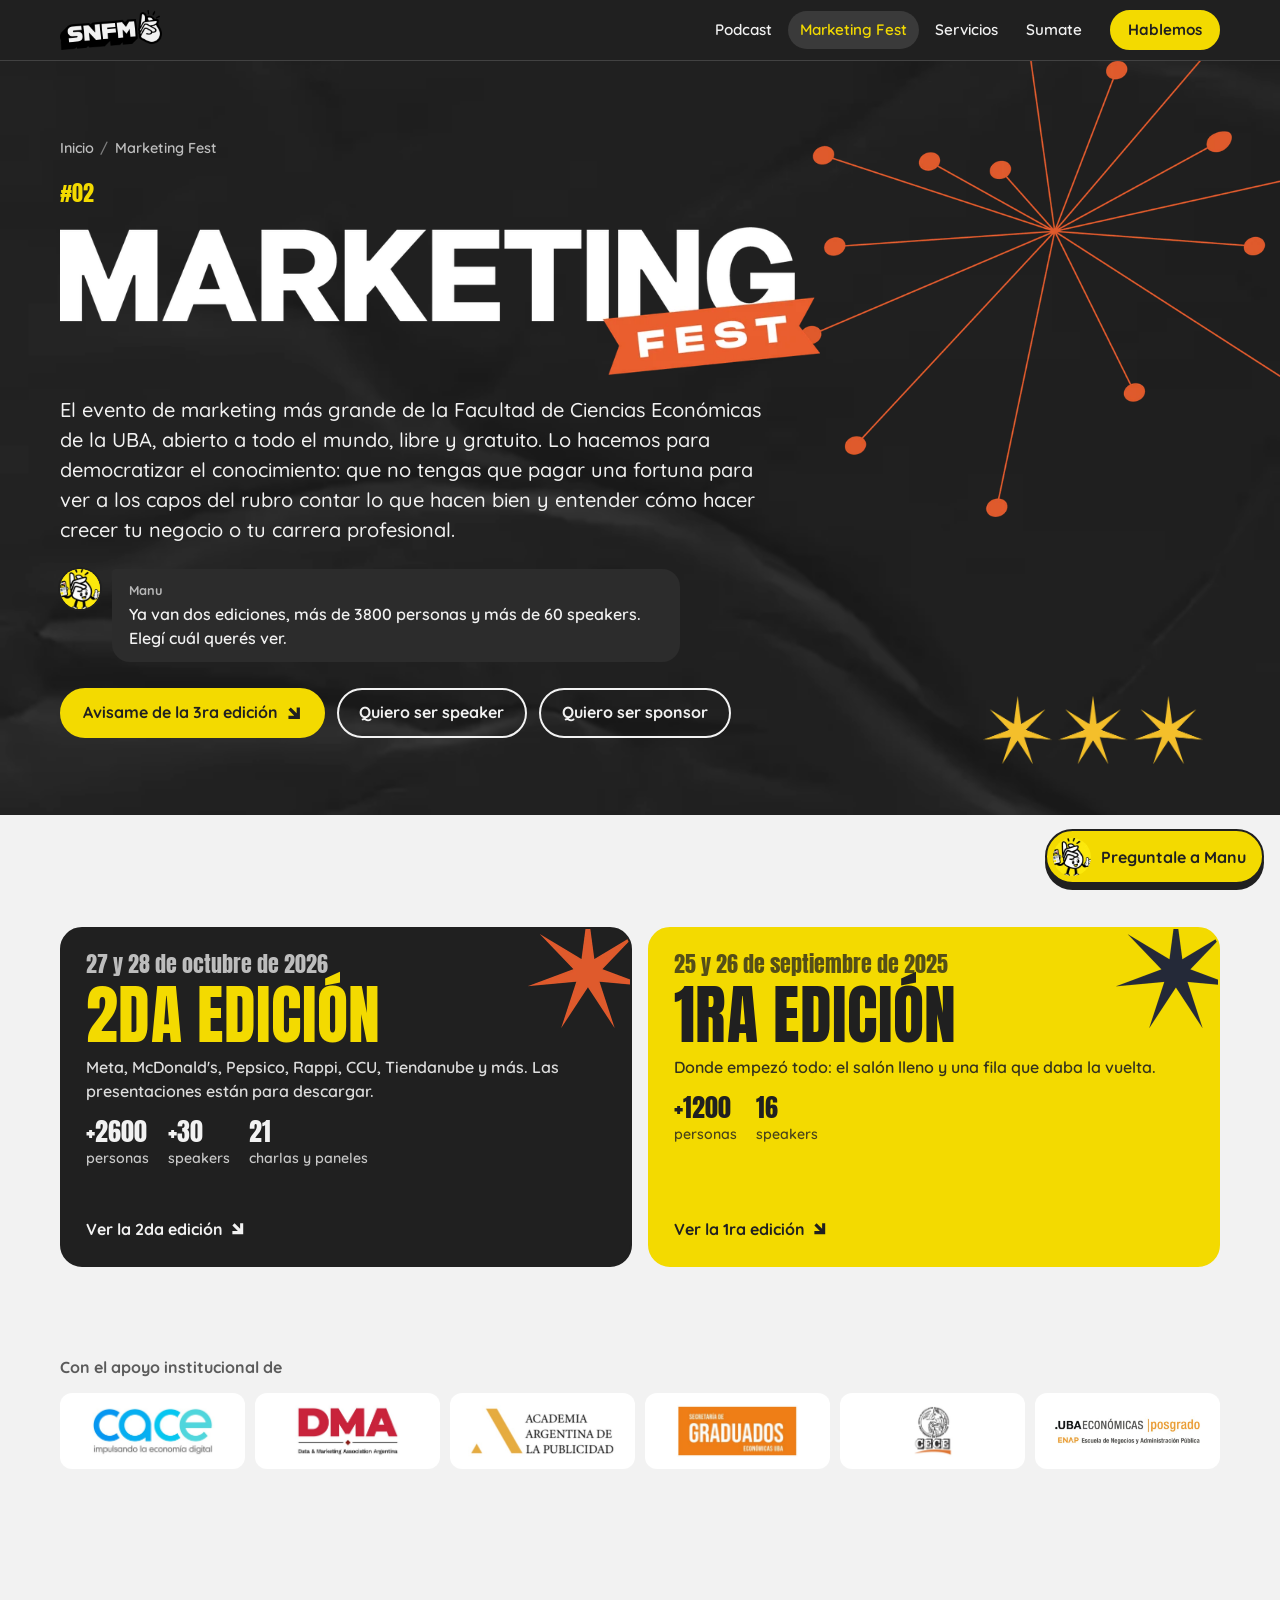
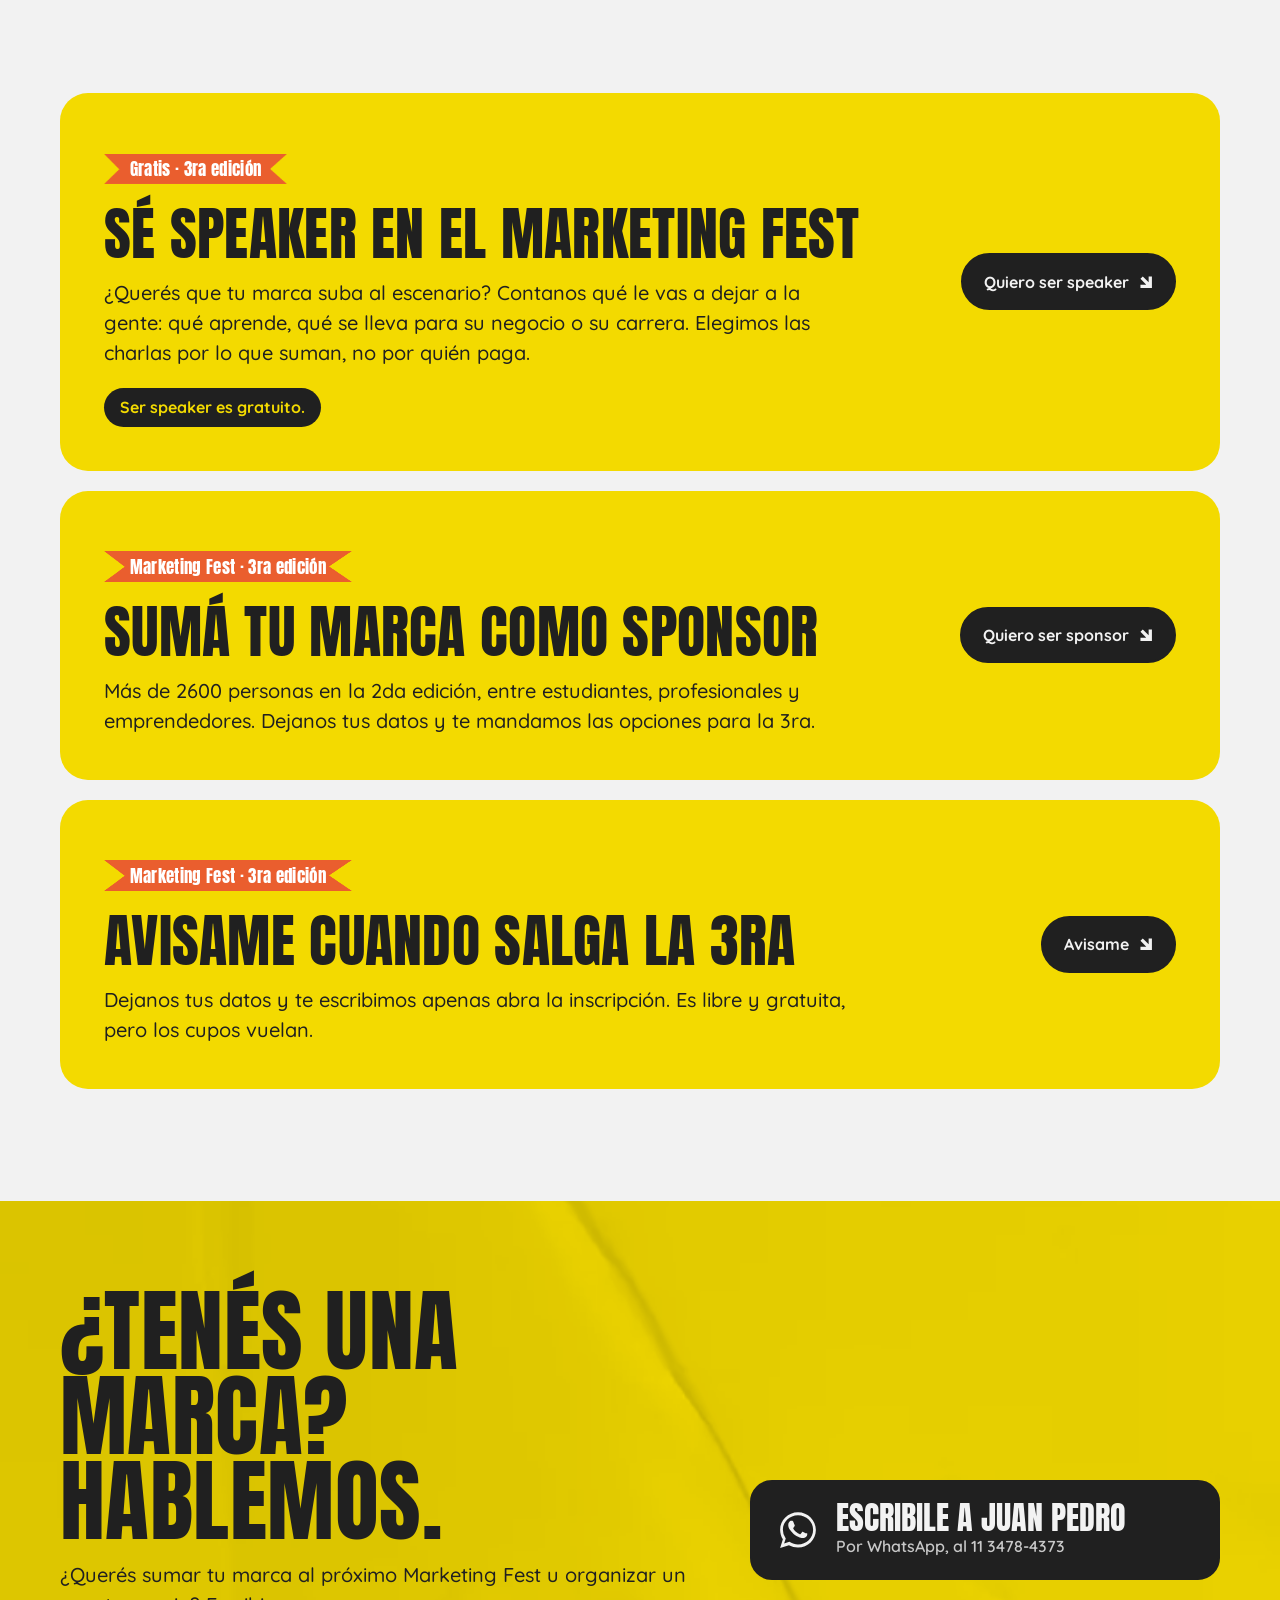
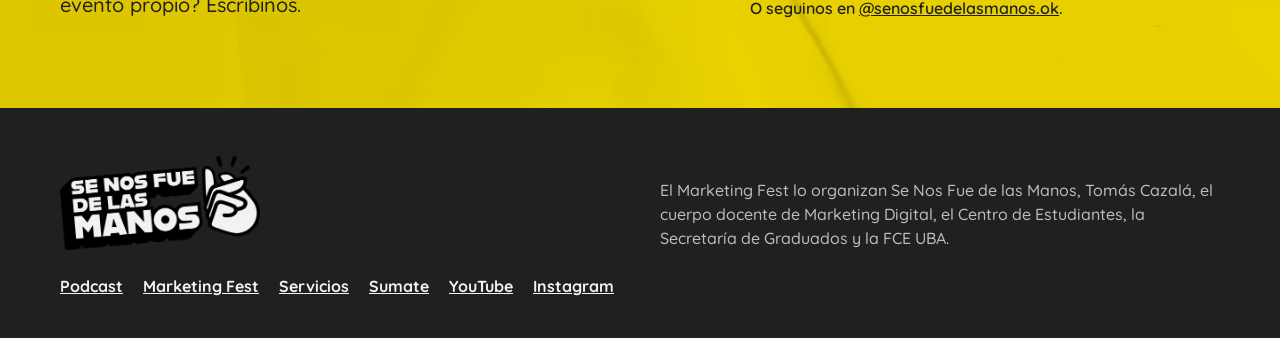
<file: marketing-fest/index.html>
<!DOCTYPE html>
<html lang="es-AR">
<head>
<!-- Google Tag Manager -->
<script>(function(w,d,s,l,i){w[l]=w[l]||[];w[l].push({'gtm.start':
new Date().getTime(),event:'gtm.js'});var f=d.getElementsByTagName(s)[0],
j=d.createElement(s),dl=l!='dataLayer'?'&l='+l:'';j.async=true;j.src=
'https://www.googletagmanager.com/gtm.js?id='+i+dl;f.parentNode.insertBefore(j,f);
})(window,document,'script','dataLayer','GTM-5Z65GSRG');</script>
<!-- End Google Tag Manager -->
<meta charset="utf-8">
<meta name="viewport" content="width=device-width, initial-scale=1, viewport-fit=cover">
<title>Marketing Fest · El evento de marketing de la FCE UBA</title>
<meta name="description" content="El Marketing Fest es el evento de marketing más grande de la Facultad de Ciencias Económicas de la UBA. Mirá cómo fueron la 1ra edición (2025) y la 2da (2026) y descargá las presentaciones.">
<meta property="og:type" content="website">
<meta property="og:site_name" content="Se Nos Fue de las Manos">
<meta property="og:locale" content="es_AR">
<meta property="og:title" content="Marketing Fest · El evento de marketing de la FCE UBA">
<meta property="og:description" content="El Marketing Fest es el evento de marketing más grande de la Facultad de Ciencias Económicas de la UBA. Mirá cómo fueron la 1ra edición (2025) y la 2da (2026) y descargá las presentaciones.">
<meta property="og:image" content="../assets/img/ed1/01.jpg">
<meta name="twitter:card" content="summary_large_image">
<meta name="theme-color" content="#202020">
<link rel="icon" type="image/png" href="../favicon.png">
<link rel="apple-touch-icon" href="../apple-touch-icon.png">
<link rel="preconnect" href="https://fonts.googleapis.com">
<link rel="preconnect" href="https://fonts.gstatic.com" crossorigin>
<link href="https://fonts.googleapis.com/css2?family=Anton&family=Quicksand:wght@500;600;700&display=swap" rel="stylesheet">
<link rel="stylesheet" href="../assets/site.css">
<script type="application/ld+json">{"@context":"https://schema.org","@type":"Organization","name":"Se Nos Fue de las Manos","alternateName":"SNFM","description":"Docentes, ayudantes y estudiantes de la UBA que enseñan marketing fuera del aula: podcast con gerentes de marketing de marcas referentes y el Marketing Fest, libre y gratuito.","sameAs":["https://www.youtube.com/@SeNosFueDeLasManos","https://www.instagram.com/senosfuedelasmanos.ok/"]}</script>
</head>
<body>
<!-- Google Tag Manager (noscript) -->
<noscript><iframe src="https://www.googletagmanager.com/ns.html?id=GTM-5Z65GSRG"
height="0" width="0" style="display:none;visibility:hidden"></iframe></noscript>
<!-- End Google Tag Manager (noscript) -->
<header class="nav">
  <div class="wrap">
    <a class="home" href="../" aria-label="Se Nos Fue de las Manos, inicio"><img src="../assets/img/snfm/logo-snfm.webp" alt="" width="600" height="236"></a>
    <nav class="nav-links" aria-label="Secciones">
      <a href="../podcast/">Podcast</a>
      <div class="dd">
        <a href="../marketing-fest/" aria-current="page">Marketing Fest</a>
        <div class="dd-menu">
          <a href="../marketing-fest/2026/">2da edición<small>27 y 28 de octubre de 2026</small></a>
          <a href="../marketing-fest/2025/">1ra edición<small>25 y 26 de septiembre de 2025</small></a>
        </div>
      </div>
      <div class="dd">
        <a href="../servicios/">Servicios</a>
        <div class="dd-menu">
          <a href="../servicios/contenido-en-la-calle/">Contenido en la calle<small>Preguntas y dinámicas con la gente</small></a>
          <a href="../servicios/videos-y-ugc/">Videos y UGC<small>Con nosotros o tu equipo como cara</small></a>
          <a href="../servicios/eventos/">Eventos<small>Como el Marketing Fest</small></a>
          <a href="../servicios/sponsor-del-podcast/">Sponsoreá el podcast<small>Tu marca en cada capítulo</small></a>
        </div>
      </div>
      <a href="../sumate/">Sumate</a>
    </nav>
    <a class="cta" href="https://wa.me/5491134784373?text=%C2%A1Hola%2C%20Juampe!%20%C2%BFC%C3%B3mo%20est%C3%A1s%3F%20Te%20escribo%20desde%20la%20web%20de%20Se%20Nos%20Fue%20de%20las%20Manos%20para%20trabajar%20juntos." target="_blank" rel="noopener" data-wa>Hablemos</a>
  </div>
</header>

<main>
<section class="page-hero fest-hero">
  
  <img class="deco destello" src="../assets/img/fest/destello-naranja.webp" alt="" aria-hidden="true"><img class="deco estrellas" src="../assets/img/fest/estrellas-amarillo.webp" alt="" aria-hidden="true">
  <div class="wrap">
    <ol class="crumbs" aria-label="Estás en"><li><a href="../">Inicio</a></li><li aria-current="page">Marketing Fest</li></ol>
    
    <p class="num">#02</p>
    <h1 class="logo-title"><img src="../assets/img/fest/logo-marketing-fest-blanco.webp" alt="Marketing Fest" width="1000" height="195"></h1>
    <p class="lead">El evento de marketing más grande de la Facultad de Ciencias Económicas de la UBA, abierto a todo el mundo, libre y gratuito. Lo hacemos para democratizar el conocimiento: que no tengas que pagar una fortuna para ver a los capos del rubro contar lo que hacen bien y entender cómo hacer crecer tu negocio o tu carrera profesional.</p>
    <div class="says"><span class="av" aria-hidden="true"><img src="../assets/img/manu-avatar.webp" alt=""></span><p><b>Manu</b>Ya van dos ediciones, más de 3800 personas y más de 60 speakers. Elegí cuál querés ver.</p></div>
    <div class="btns"><a class="cta" href="#tercera">Avisame de la 3ra edición <svg aria-hidden="true"><use href="../assets/icons.svg#arr"/></svg></a><a class="ghost" href="#speaker">Quiero ser speaker</a><a class="ghost" href="#sponsor-3ra">Quiero ser sponsor</a></div>
  </div>
</section>
<section class="ch" aria-labelledby="t-eds">
  <div class="wrap">
    <h2 class="sr" id="t-eds">Ediciones</h2>
    <div class="cards two">
      <a class="card" href="../marketing-fest/2026/"><img class="star" src="../assets/img/fest/estrella-naranja.webp" alt="" aria-hidden="true"><div><span class="num">27 y 28 de octubre de 2026</span><h3>2da edición</h3><p>Meta, McDonald's, Pepsico, Rappi, CCU, Tiendanube y más. Las presentaciones están para descargar.</p>
        <div class="mini"><div><b>+2600</b><span>personas</span></div><div><b>+30</b><span>speakers</span></div><div><b>21</b><span>charlas y paneles</span></div></div></div>
        <span class="go">Ver la 2da edición <svg aria-hidden="true"><use href="../assets/icons.svg#arr"/></svg></span></a>
      <a class="card" href="../marketing-fest/2025/"><img class="star" src="../assets/img/fest/estrella-azul.webp" alt="" aria-hidden="true"><div><span class="num">25 y 26 de septiembre de 2025</span><h3>1ra edición</h3><p>Donde empezó todo: el salón lleno y una fila que daba la vuelta.</p>
        <div class="mini"><div><b>+1200</b><span>personas</span></div><div><b>16</b><span>speakers</span></div></div></div>
        <span class="go">Ver la 1ra edición <svg aria-hidden="true"><use href="../assets/icons.svg#arr"/></svg></span></a>
    </div>
    <div class="thanks">
      <div><p class="label">Con el apoyo institucional de</p><div class="logo-row"><div><img src="../assets/img/logos/inst-cace-camara-argentina-de-comercio-electronico.jpg" alt="CACE, Cámara Argentina de Comercio Electrónico" loading="lazy"></div><div><img src="../assets/img/logos/inst-dma-data-marketing-association-argentina.jpg" alt="DMA, Data &amp; Marketing Association Argentina" loading="lazy"></div><div><img src="../assets/img/logos/inst-academia-argentina-de-la-publicidad.jpg" alt="Academia Argentina de la Publicidad" loading="lazy"></div><div><img src="../assets/img/logos/inst-secretaria-de-graduados-economicas-uba.jpg" alt="Secretaría de Graduados, Económicas UBA" loading="lazy"></div><div><img src="../assets/img/logos/inst-cece-centro-de-estudiantes-de-ciencias-economicas.jpg" alt="CECE, Centro de Estudiantes de Ciencias Económicas" loading="lazy"></div><div><img src="../assets/img/logos/inst-uba-economicas-posgrado-enap.jpg" alt="UBA Económicas Posgrado, ENAP" loading="lazy"></div></div></div>
    </div>
  </div>
</section>
<section class="ch aviso-wrap" id="speaker" aria-labelledby="t-speaker">
  <div class="wrap">
    <div class="aviso sumate">
      <div>
        <p class="num ribbon">Gratis · 3ra edición</p>
        <h2 id="t-speaker">Sé speaker en el Marketing Fest</h2>
        <p class="lead">¿Querés que tu marca suba al escenario? Contanos qué le vas a dejar a la gente: qué aprende, qué se lleva para su negocio o su carrera. Elegimos las charlas por lo que suman, no por quién paga.</p>
        <p class="free">Ser speaker es gratuito.</p>
        <button class="cta ink open-form" type="button" aria-controls="speaker-form" aria-expanded="true" hidden>Quiero ser speaker <svg aria-hidden="true"><use href="../assets/icons.svg#arr"/></svg></button>
      </div>
      <form class="aviso-form" id="speaker-form" data-form="speaker-fest" data-hook="https://n8n.dtcomunicacion.com/webhook/formularios-snfm" data-asunto="Propuesta de speaker para el Marketing Fest" data-intro="¡Hola, Juampe! ¿Cómo estás? Te escribo desde la web de Se Nos Fue de las Manos porque quiero proponer una charla para el Marketing Fest." data-ok="Recibimos tu propuesta de charla. La leemos con el equipo y te escribimos." data-wa-base="https://wa.me/5491134784373" novalidate>
        <div class="f"><label for="speaker-nombre">Nombre y apellido</label><input id="speaker-nombre" name="nombre" data-label="Nombre y apellido" data-err="Escribí tu nombre y apellido." required type="text" autocomplete="name"></div>
        <div class="f"><label for="speaker-marca">Marca o empresa</label><input id="speaker-marca" name="marca" data-label="Marca o empresa" data-err="Contanos de qué marca o empresa sos." required type="text" autocomplete="organization"></div>
        <div class="f"><label for="speaker-cargo">Tu cargo</label><input id="speaker-cargo" name="cargo" data-label="Tu cargo" data-err="Contanos tu cargo." required placeholder="Por ejemplo: gerente de marketing" type="text"></div>
        <div class="f"><label for="speaker-email">Email</label><input id="speaker-email" name="email" data-label="Email" data-err="Revisá el email: le falta algo (por ejemplo, la @ o el dominio)." required type="email" autocomplete="email"></div>
        <div class="f"><label for="speaker-whatsapp">Teléfono (WhatsApp)</label><input id="speaker-whatsapp" name="whatsapp" data-label="Teléfono (WhatsApp)" data-err="El teléfono tiene que tener al menos 10 números, con la característica (por ejemplo, 11 2345 6789)." required placeholder="11 2345 6789" type="tel" inputmode="tel" autocomplete="tel"></div>
        <div class="f"><label for="speaker-propuesta">Tu propuesta de valor: ¿qué se lleva la gente de tu charla?</label><textarea id="speaker-propuesta" name="propuesta" data-label="Tu propuesta de valor: ¿qué se lleva la gente de tu charla?" data-err="Contanos tu propuesta de valor en al menos un par de frases: qué aprende la gente con tu charla." data-min="40" required placeholder="Por ejemplo: cómo armamos una comunidad de 100 mil personas sin pauta, con los números reales." rows="4"></textarea></div>
        <div class="f"><label for="speaker-link">LinkedIn o web de la marca <small>(opcional)</small></label><input id="speaker-link" name="link" data-label="LinkedIn o web de la marca" data-err="Completá este campo." placeholder="https://" type="url" inputmode="url"></div>
        <p class="err" role="alert"></p>
        <button class="cta ink" type="submit">Mandar mi propuesta <svg aria-hidden="true"><use href="../assets/icons.svg#arr"/></svg></button>
        
      </form>
      <div class="aviso-ok" hidden tabindex="-1"></div>
    </div>
  </div>
</section>
<section class="ch aviso-wrap" id="sponsor-3ra" aria-labelledby="t-sponsor-3ra">
  <div class="wrap">
    <div class="aviso sumate">
      <div>
        <p class="num ribbon">Marketing Fest · 3ra edición</p>
        <h2 id="t-sponsor-3ra">Sumá tu marca como sponsor</h2>
        <p class="lead">Más de 2600 personas en la 2da edición, entre estudiantes, profesionales y emprendedores. Dejanos tus datos y te mandamos las opciones para la 3ra.</p>
        
        <button class="cta ink open-form" type="button" aria-controls="sponsor-3ra-form" aria-expanded="true" hidden>Quiero ser sponsor <svg aria-hidden="true"><use href="../assets/icons.svg#arr"/></svg></button>
      </div>
      <form class="aviso-form" id="sponsor-3ra-form" data-form="sponsor-fest" data-hook="https://n8n.dtcomunicacion.com/webhook/formularios-snfm" data-asunto="Una marca quiere ser sponsor de la 3ra edición del Marketing Fest" data-intro="¡Hola, Juampe! ¿Cómo estás? Te escribo desde la web de Se Nos Fue de las Manos porque quiero que mi marca sea sponsor de la 3ra edición del Marketing Fest." data-ok="Recibimos tus datos. Te escribimos con las opciones para la 3ra edición." data-wa-base="https://wa.me/5491134784373" novalidate>
        <div class="f"><label for="sponsor-3ra-nombre">Nombre y apellido</label><input id="sponsor-3ra-nombre" name="nombre" data-label="Nombre y apellido" data-err="Escribí tu nombre y apellido." required type="text" autocomplete="name"></div>
        <div class="f"><label for="sponsor-3ra-marca">Marca o empresa</label><input id="sponsor-3ra-marca" name="marca" data-label="Marca o empresa" data-err="Contanos de qué marca o empresa sos." required type="text" autocomplete="organization"></div>
        <div class="f"><label for="sponsor-3ra-cargo">Tu cargo</label><input id="sponsor-3ra-cargo" name="cargo" data-label="Tu cargo" data-err="Contanos tu cargo." required placeholder="Por ejemplo: gerente de marketing" type="text"></div>
        <div class="f"><label for="sponsor-3ra-email">Email</label><input id="sponsor-3ra-email" name="email" data-label="Email" data-err="Revisá el email: le falta algo (por ejemplo, la @ o el dominio)." required type="email" autocomplete="email"></div>
        <div class="f"><label for="sponsor-3ra-whatsapp">Teléfono (WhatsApp)</label><input id="sponsor-3ra-whatsapp" name="whatsapp" data-label="Teléfono (WhatsApp)" data-err="El teléfono tiene que tener al menos 10 números, con la característica (por ejemplo, 11 2345 6789)." required placeholder="11 2345 6789" type="tel" inputmode="tel" autocomplete="tel"></div>
        <fieldset class="f" data-group="interes" data-label="¿Qué te interesa?" data-err="Elegí al menos una opción (si no sabés, marcá &quot;Todavía no sé&quot;)." data-req><legend>¿Qué te interesa? <small>Elegí uno o más</small></legend><div class="roles"><label class="role"><input type="checkbox" name="interes" value="Main sponsor"><span>Main sponsor</span></label><label class="role"><input type="checkbox" name="interes" value="Sponsor"><span>Sponsor</span></label><label class="role"><input type="checkbox" name="interes" value="Stand o activación"><span>Stand o activación</span></label><label class="role"><input type="checkbox" name="interes" value="Sorteo de productos"><span>Sorteo de productos</span></label><label class="role"><input type="checkbox" name="interes" value="Todavía no sé"><span>Todavía no sé</span></label></div></fieldset>
        <div class="f"><label for="sponsor-3ra-mensaje">Contanos algo más <small>(opcional)</small></label><textarea id="sponsor-3ra-mensaje" name="mensaje" data-label="Contanos algo más" data-err="Completá este campo." placeholder="Por ejemplo: queremos hacer sampling de un producto nuevo." rows="3"></textarea></div>
        <p class="err" role="alert"></p>
        <button class="cta ink" type="submit">Quiero ser sponsor <svg aria-hidden="true"><use href="../assets/icons.svg#arr"/></svg></button>
        
      </form>
      <div class="aviso-ok" hidden tabindex="-1"></div>
    </div>
  </div>
</section>
<section class="ch aviso-wrap" id="tercera" aria-labelledby="t-tercera">
  <div class="wrap">
    <div class="aviso">
      <div>
        <p class="num ribbon">Marketing Fest · 3ra edición</p>
        <h2 id="t-tercera">Avisame cuando salga la 3ra</h2>
        <p class="lead">Dejanos tus datos y te escribimos apenas abra la inscripción. Es libre y gratuita, pero los cupos vuelan.</p>
        <button class="cta ink open-form" type="button" aria-controls="tercera-form" aria-expanded="true" hidden>Avisame <svg aria-hidden="true"><use href="../assets/icons.svg#arr"/></svg></button>
      </div>
      <form class="aviso-form" id="tercera-form" data-aviso="https://n8n.dtcomunicacion.com/webhook/preinscripcion-mkt-fest" data-hook="https://n8n.dtcomunicacion.com/webhook/formularios-snfm" novalidate>
        <div class="f"><label for="tercera-n">Nombre y apellido</label><input id="tercera-n" name="nombre" autocomplete="name" required></div>
        <div class="f"><label for="tercera-e">Email</label><input id="tercera-e" name="email" type="email" autocomplete="email" required></div>
        <div class="f"><label for="tercera-t">Teléfono (WhatsApp)</label><input id="tercera-t" name="whatsapp" type="tel" inputmode="tel" autocomplete="tel" placeholder="11 2345 6789" required></div>
        <p class="err" role="alert"></p>
        <button class="cta ink" type="submit">Avisame <svg aria-hidden="true"><use href="../assets/icons.svg#arr"/></svg></button>
        <p class="fine">Solo te escribimos para avisarte de la 3ra edición del Marketing Fest.</p>
      </form>
      <div class="aviso-ok" hidden tabindex="-1"></div>
    </div>
  </div>
</section>
<section class="band s-y" aria-labelledby="t-hab">
  <div class="wrap talk-to">
    <div class="ch-head" style="margin:0">
      <h2 id="t-hab">¿Tenés una marca? Hablemos.</h2>
      <p class="lead">¿Querés sumar tu marca al próximo Marketing Fest u organizar un evento propio? Escribinos.</p>
    </div>
    <div>
      <a class="wa" href="https://wa.me/5491134784373?text=%C2%A1Hola%2C%20Juampe!%20%C2%BFC%C3%B3mo%20est%C3%A1s%3F%20Te%20escribo%20desde%20la%20web%20de%20Se%20Nos%20Fue%20de%20las%20Manos%20para%20trabajar%20juntos." target="_blank" rel="noopener" data-wa>
        <svg class="w" aria-hidden="true"><use href="../assets/icons.svg#wa"/></svg>
        <div><strong>Escribile a Juan Pedro</strong><span>Por WhatsApp, al 11 3478-4373</span></div>
      </a>
      <p class="also">O seguinos en <a href="https://www.instagram.com/senosfuedelasmanos.ok/" target="_blank" rel="noopener">@senosfuedelasmanos.ok</a>.</p>
    </div>
  </div>
</section>
</main>

<footer class="foot">
  <div class="wrap">
    <img class="logo" src="../assets/img/snfm/logo-se-nos-fue.webp" alt="Se Nos Fue de las Manos" width="900" height="421" loading="lazy">
    <p>El Marketing Fest lo organizan Se Nos Fue de las Manos, Tomás Cazalá, el cuerpo docente de Marketing Digital, el Centro de Estudiantes, la Secretaría de Graduados y la FCE UBA.</p>
    <nav aria-label="Más">
      <a href="../podcast/">Podcast</a>
      <a href="../marketing-fest/">Marketing Fest</a>
      <a href="../servicios/">Servicios</a>
      <a href="../sumate/">Sumate</a>
      <a href="https://www.youtube.com/@SeNosFueDeLasManos" target="_blank" rel="noopener">YouTube</a>
      <a href="https://www.instagram.com/senosfuedelasmanos.ok/" target="_blank" rel="noopener">Instagram</a>
    </nav>
  </div>
</footer>

<button class="ask-fab" data-ask aria-haspopup="dialog"><span class="av" aria-hidden="true"><img src="../assets/img/manu-avatar.webp" alt=""></span>Preguntale a Manu</button>
<dialog class="chat" id="chat" aria-labelledby="chat-t">
  <div class="chat-h">
    <span class="av" aria-hidden="true"><img src="../assets/img/manu-avatar.webp" alt=""></span>
    <div><b id="chat-t">Manu</b><small>Vocero con IA de SNFM</small></div>
    <button data-close aria-label="Cerrar">×</button>
  </div>
  <div class="chat-log" id="chat-log" aria-live="polite"></div>
  <div class="chat-q" id="chat-q"></div>
</dialog>
<script>window.QA=[{"q":"¿Dónde bajo las presentaciones del Marketing Fest?","a":"Están en <a href=\"../marketing-fest/2026/presentaciones/\">las presentaciones de la 2da edición</a>, separadas por día. Tocá \"Descargar PDF\" en la charla que quieras."},{"q":"¿Cuándo es la 3ra edición del Marketing Fest?","a":"Todavía no tiene fecha. Dejá tus datos en <a href=\"../marketing-fest/#tercera\">Avisame cuando salga la 3ra</a> y te escribimos apenas abra la inscripción."},{"q":"¿Dónde veo el podcast?","a":"En nuestro <a href=\"https://www.youtube.com/@SeNosFueDeLasManos\" target=\"_blank\" rel=\"noopener\">canal de YouTube</a>. Si no sabés por cuál arrancar, andá por el de Con el Kora o el de McDonald's. Están todos en <a href=\"../podcast/\">la página del podcast</a>."},{"q":"Tengo una marca, ¿qué pueden hacer conmigo?","a":"Mirá <a href=\"../servicios/\">nuestros servicios</a>: <a href=\"../servicios/contenido-en-la-calle/\">Contenido en la calle</a>, <a href=\"../servicios/videos-y-ugc/\">videos y UGC</a> con nosotros o alguien de tu equipo como cara, <a href=\"../servicios/eventos/\">eventos</a> como el Marketing Fest y tu marca en el podcast."},{"q":"¿Cómo me sumo a Se Nos Fue?","a":"Anotate en <a href=\"../sumate/\">Sumate</a> y contanos en qué podés ayudar. Ojo: no es remunerado, lo hacemos por amor al marketing."},{"q":"¿Mi marca puede ser sponsor del podcast?","a":"¡Sí! Sponsorear solo el podcast sale 2.000 USD. Mirá <a href=\"../servicios/sponsor-del-podcast/\">qué incluye</a> o escribile directo a Juan Pedro por <a href=\"https://wa.me/5491134784373?text=%C2%A1Hola%2C%20Juampe!%20%C2%BFC%C3%B3mo%20est%C3%A1s%3F%20Te%20escribo%20desde%20la%20web%20de%20Se%20Nos%20Fue%20de%20las%20Manos%20porque%20quiero%20que%20mi%20marca%20sea%20sponsor%20del%20podcast.\" target=\"_blank\" rel=\"noopener\">WhatsApp</a>."},{"q":"¿Puedo hacer un capítulo del podcast sin ser sponsor?","a":"¡Sí, y es gratis! Proponé tu capítulo en <a href=\"../podcast/#invitado\">Vení al podcast</a>."},{"q":"¿Cómo hago para ser speaker en el Marketing Fest?","a":"Es gratis. Contanos tu propuesta de valor (qué se lleva la gente de tu charla) en <a href=\"../marketing-fest/#speaker\">Sé speaker en el Marketing Fest</a>."},{"q":"¿Cómo sumo mi marca como sponsor de la 3ra edición?","a":"Dejanos tus datos en <a href=\"../marketing-fest/#sponsor-3ra\">Sumá tu marca como sponsor</a> y te mandamos las opciones."},{"q":"¿Cuánto sale?","a":"Depende de la idea. Escribile a Juan Pedro por <a href=\"https://wa.me/5491134784373?text=%C2%A1Hola%2C%20Juampe!%20%C2%BFC%C3%B3mo%20est%C3%A1s%3F%20Te%20escribo%20desde%20la%20web%20de%20Se%20Nos%20Fue%20de%20las%20Manos%20para%20trabajar%20juntos.\" target=\"_blank\" rel=\"noopener\">WhatsApp</a>, contale qué tenés en mente y te pasa una propuesta."},{"q":"¿Quién sos?","a":"Soy Manu, el vocero con IA de Se Nos Fue de las Manos. Te ayudo a encontrar lo que buscás en la web. Para algo más, te paso con el equipo."}];</script>
<script src="../assets/site.js" defer></script>
</body>
</html>
</file>
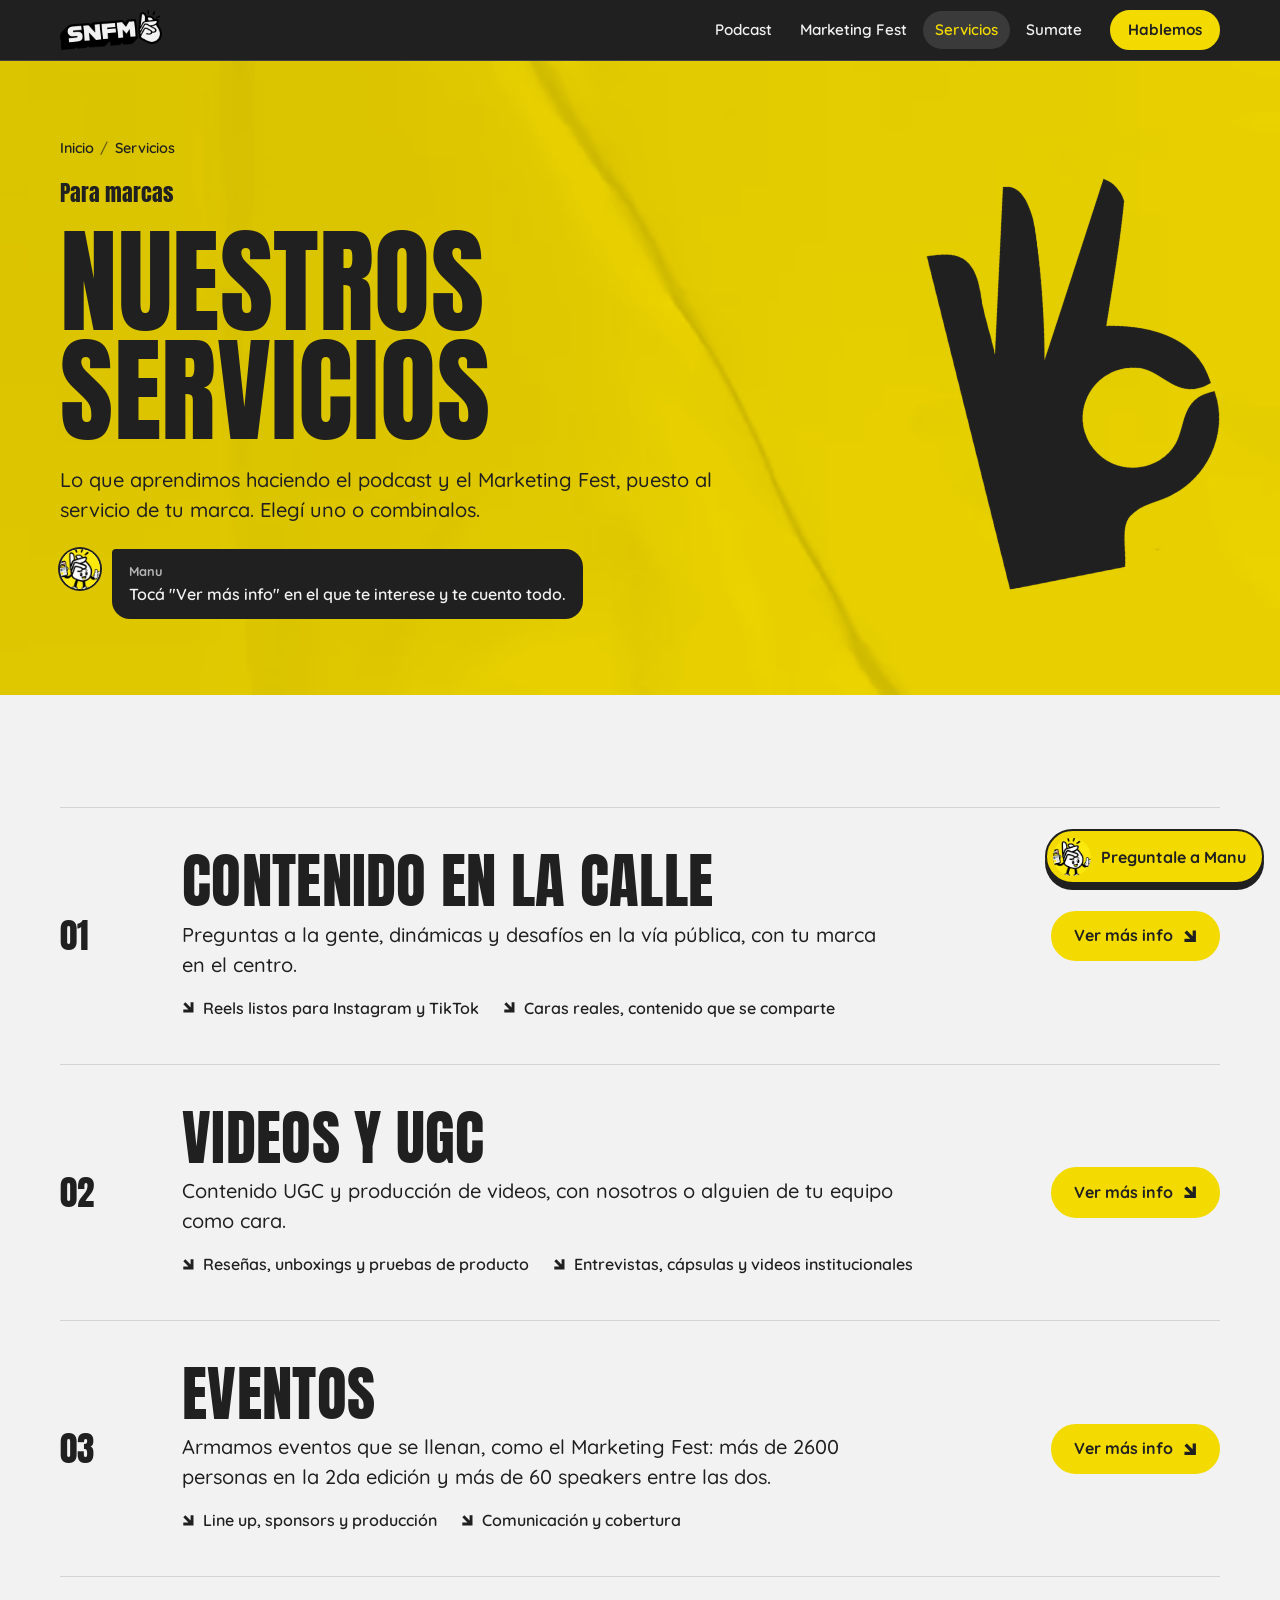
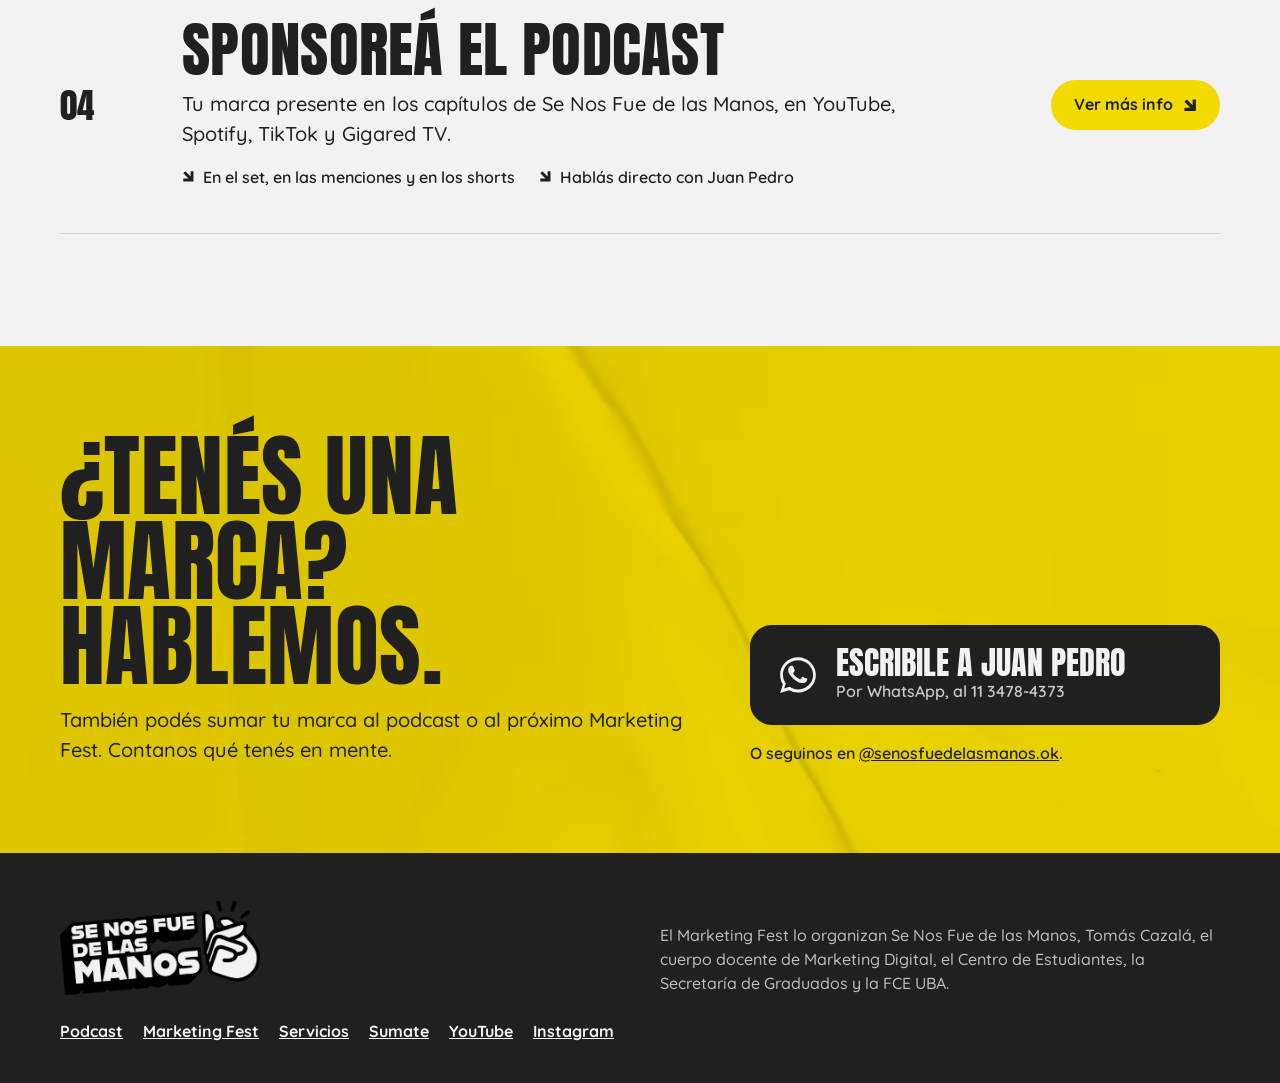
<file: servicios/index.html>
<!DOCTYPE html>
<html lang="es-AR">
<head>
<!-- Google Tag Manager -->
<script>(function(w,d,s,l,i){w[l]=w[l]||[];w[l].push({'gtm.start':
new Date().getTime(),event:'gtm.js'});var f=d.getElementsByTagName(s)[0],
j=d.createElement(s),dl=l!='dataLayer'?'&l='+l:'';j.async=true;j.src=
'https://www.googletagmanager.com/gtm.js?id='+i+dl;f.parentNode.insertBefore(j,f);
})(window,document,'script','dataLayer','GTM-5Z65GSRG');</script>
<!-- End Google Tag Manager -->
<meta charset="utf-8">
<meta name="viewport" content="width=device-width, initial-scale=1, viewport-fit=cover">
<title>Servicios para marcas · Se Nos Fue de las Manos</title>
<meta name="description" content="Contenido de marca en la calle, producción de videos y UGC, y organización de eventos. Lo que Se Nos Fue de las Manos puede hacer con tu marca.">
<meta property="og:type" content="website">
<meta property="og:site_name" content="Se Nos Fue de las Manos">
<meta property="og:locale" content="es_AR">
<meta property="og:title" content="Servicios para marcas · Se Nos Fue de las Manos">
<meta property="og:description" content="Contenido de marca en la calle, producción de videos y UGC, y organización de eventos. Lo que Se Nos Fue de las Manos puede hacer con tu marca.">
<meta property="og:image" content="../assets/img/ed1/01.jpg">
<meta name="twitter:card" content="summary_large_image">
<meta name="theme-color" content="#202020">
<link rel="icon" type="image/png" href="../favicon.png">
<link rel="apple-touch-icon" href="../apple-touch-icon.png">
<link rel="preconnect" href="https://fonts.googleapis.com">
<link rel="preconnect" href="https://fonts.gstatic.com" crossorigin>
<link href="https://fonts.googleapis.com/css2?family=Anton&family=Quicksand:wght@500;600;700&display=swap" rel="stylesheet">
<link rel="stylesheet" href="../assets/site.css">
<script type="application/ld+json">{"@context":"https://schema.org","@type":"Organization","name":"Se Nos Fue de las Manos","alternateName":"SNFM","description":"Docentes, ayudantes y estudiantes de la UBA que enseñan marketing fuera del aula: podcast con gerentes de marketing de marcas referentes y el Marketing Fest, libre y gratuito.","sameAs":["https://www.youtube.com/@SeNosFueDeLasManos","https://www.instagram.com/senosfuedelasmanos.ok/"]}</script>
</head>
<body>
<!-- Google Tag Manager (noscript) -->
<noscript><iframe src="https://www.googletagmanager.com/ns.html?id=GTM-5Z65GSRG"
height="0" width="0" style="display:none;visibility:hidden"></iframe></noscript>
<!-- End Google Tag Manager (noscript) -->
<header class="nav">
  <div class="wrap">
    <a class="home" href="../" aria-label="Se Nos Fue de las Manos, inicio"><img src="../assets/img/snfm/logo-snfm.webp" alt="" width="600" height="236"></a>
    <nav class="nav-links" aria-label="Secciones">
      <a href="../podcast/">Podcast</a>
      <div class="dd">
        <a href="../marketing-fest/">Marketing Fest</a>
        <div class="dd-menu">
          <a href="../marketing-fest/2026/">2da edición<small>27 y 28 de octubre de 2026</small></a>
          <a href="../marketing-fest/2025/">1ra edición<small>25 y 26 de septiembre de 2025</small></a>
        </div>
      </div>
      <div class="dd">
        <a href="../servicios/" aria-current="page">Servicios</a>
        <div class="dd-menu">
          <a href="../servicios/contenido-en-la-calle/">Contenido en la calle<small>Preguntas y dinámicas con la gente</small></a>
          <a href="../servicios/videos-y-ugc/">Videos y UGC<small>Con nosotros o tu equipo como cara</small></a>
          <a href="../servicios/eventos/">Eventos<small>Como el Marketing Fest</small></a>
          <a href="../servicios/sponsor-del-podcast/">Sponsoreá el podcast<small>Tu marca en cada capítulo</small></a>
        </div>
      </div>
      <a href="../sumate/">Sumate</a>
    </nav>
    <a class="cta" href="https://wa.me/5491134784373?text=%C2%A1Hola%2C%20Juampe!%20%C2%BFC%C3%B3mo%20est%C3%A1s%3F%20Te%20escribo%20desde%20la%20web%20de%20Se%20Nos%20Fue%20de%20las%20Manos%20para%20trabajar%20juntos." target="_blank" rel="noopener" data-wa>Hablemos</a>
  </div>
</header>

<main>
<section class="page-hero s-y deco-hero">
  <span class="shape hero-shape" aria-hidden="true" style="background:var(--ink);-webkit-mask-image:url(../assets/img/snfm/mano-ok.webp);mask-image:url(../assets/img/snfm/mano-ok.webp)"></span>
  
  <div class="wrap">
    <ol class="crumbs" aria-label="Estás en"><li><a href="../">Inicio</a></li><li aria-current="page">Servicios</li></ol>
    
    <p class="num">Para marcas</p>
    <h1>Nuestros servicios</h1>
    <p class="lead">Lo que aprendimos haciendo el podcast y el Marketing Fest, puesto al servicio de tu marca. Elegí uno o combinalos.</p>
    <div class="says"><span class="av" aria-hidden="true"><img src="../assets/img/manu-avatar.webp" alt=""></span><p><b>Manu</b>Tocá "Ver más info" en el que te interese y te cuento todo.</p></div>
    
  </div>
</section>
<section class="ch" aria-label="Servicios">
  <div class="wrap svc-list">
    <article class="svc-row">
      <span class="num">01</span>
      <div><h2>Contenido en la calle</h2><p class="lead">Preguntas a la gente, dinámicas y desafíos en la vía pública, con tu marca en el centro.</p><ul><li><svg aria-hidden="true"><use href="../assets/icons.svg#arr"/></svg>Reels listos para Instagram y TikTok</li><li><svg aria-hidden="true"><use href="../assets/icons.svg#arr"/></svg>Caras reales, contenido que se comparte</li></ul></div>
      <a class="cta" href="../servicios/contenido-en-la-calle/">Ver más info <svg aria-hidden="true"><use href="../assets/icons.svg#arr"/></svg></a>
    </article>
    <article class="svc-row">
      <span class="num">02</span>
      <div><h2>Videos y UGC</h2><p class="lead">Contenido UGC y producción de videos, con nosotros o alguien de tu equipo como cara.</p><ul><li><svg aria-hidden="true"><use href="../assets/icons.svg#arr"/></svg>Reseñas, unboxings y pruebas de producto</li><li><svg aria-hidden="true"><use href="../assets/icons.svg#arr"/></svg>Entrevistas, cápsulas y videos institucionales</li></ul></div>
      <a class="cta" href="../servicios/videos-y-ugc/">Ver más info <svg aria-hidden="true"><use href="../assets/icons.svg#arr"/></svg></a>
    </article>
    <article class="svc-row">
      <span class="num">03</span>
      <div><h2>Eventos</h2><p class="lead">Armamos eventos que se llenan, como el Marketing Fest: más de 2600 personas en la 2da edición y más de 60 speakers entre las dos.</p><ul><li><svg aria-hidden="true"><use href="../assets/icons.svg#arr"/></svg>Line up, sponsors y producción</li><li><svg aria-hidden="true"><use href="../assets/icons.svg#arr"/></svg>Comunicación y cobertura</li></ul></div>
      <a class="cta" href="../servicios/eventos/">Ver más info <svg aria-hidden="true"><use href="../assets/icons.svg#arr"/></svg></a>
    </article>
    <article class="svc-row">
      <span class="num">04</span>
      <div><h2>Sponsoreá el podcast</h2><p class="lead">Tu marca presente en los capítulos de Se Nos Fue de las Manos, en YouTube, Spotify, TikTok y Gigared TV.</p><ul><li><svg aria-hidden="true"><use href="../assets/icons.svg#arr"/></svg>En el set, en las menciones y en los shorts</li><li><svg aria-hidden="true"><use href="../assets/icons.svg#arr"/></svg>Hablás directo con Juan Pedro</li></ul></div>
      <a class="cta" href="../servicios/sponsor-del-podcast/">Ver más info <svg aria-hidden="true"><use href="../assets/icons.svg#arr"/></svg></a>
    </article>
  </div>
</section>
<section class="band s-y" aria-labelledby="t-hab">
  <div class="wrap talk-to">
    <div class="ch-head" style="margin:0">
      <h2 id="t-hab">¿Tenés una marca? Hablemos.</h2>
      <p class="lead">También podés sumar tu marca al podcast o al próximo Marketing Fest. Contanos qué tenés en mente.</p>
    </div>
    <div>
      <a class="wa" href="https://wa.me/5491134784373?text=%C2%A1Hola%2C%20Juampe!%20%C2%BFC%C3%B3mo%20est%C3%A1s%3F%20Te%20escribo%20desde%20la%20web%20de%20Se%20Nos%20Fue%20de%20las%20Manos%20para%20trabajar%20juntos." target="_blank" rel="noopener" data-wa>
        <svg class="w" aria-hidden="true"><use href="../assets/icons.svg#wa"/></svg>
        <div><strong>Escribile a Juan Pedro</strong><span>Por WhatsApp, al 11 3478-4373</span></div>
      </a>
      <p class="also">O seguinos en <a href="https://www.instagram.com/senosfuedelasmanos.ok/" target="_blank" rel="noopener">@senosfuedelasmanos.ok</a>.</p>
    </div>
  </div>
</section>
</main>

<footer class="foot">
  <div class="wrap">
    <img class="logo" src="../assets/img/snfm/logo-se-nos-fue.webp" alt="Se Nos Fue de las Manos" width="900" height="421" loading="lazy">
    <p>El Marketing Fest lo organizan Se Nos Fue de las Manos, Tomás Cazalá, el cuerpo docente de Marketing Digital, el Centro de Estudiantes, la Secretaría de Graduados y la FCE UBA.</p>
    <nav aria-label="Más">
      <a href="../podcast/">Podcast</a>
      <a href="../marketing-fest/">Marketing Fest</a>
      <a href="../servicios/">Servicios</a>
      <a href="../sumate/">Sumate</a>
      <a href="https://www.youtube.com/@SeNosFueDeLasManos" target="_blank" rel="noopener">YouTube</a>
      <a href="https://www.instagram.com/senosfuedelasmanos.ok/" target="_blank" rel="noopener">Instagram</a>
    </nav>
  </div>
</footer>

<button class="ask-fab" data-ask aria-haspopup="dialog"><span class="av" aria-hidden="true"><img src="../assets/img/manu-avatar.webp" alt=""></span>Preguntale a Manu</button>
<dialog class="chat" id="chat" aria-labelledby="chat-t">
  <div class="chat-h">
    <span class="av" aria-hidden="true"><img src="../assets/img/manu-avatar.webp" alt=""></span>
    <div><b id="chat-t">Manu</b><small>Vocero con IA de SNFM</small></div>
    <button data-close aria-label="Cerrar">×</button>
  </div>
  <div class="chat-log" id="chat-log" aria-live="polite"></div>
  <div class="chat-q" id="chat-q"></div>
</dialog>
<script>window.QA=[{"q":"¿Dónde bajo las presentaciones del Marketing Fest?","a":"Están en <a href=\"../marketing-fest/2026/presentaciones/\">las presentaciones de la 2da edición</a>, separadas por día. Tocá \"Descargar PDF\" en la charla que quieras."},{"q":"¿Cuándo es la 3ra edición del Marketing Fest?","a":"Todavía no tiene fecha. Dejá tus datos en <a href=\"../marketing-fest/#tercera\">Avisame cuando salga la 3ra</a> y te escribimos apenas abra la inscripción."},{"q":"¿Dónde veo el podcast?","a":"En nuestro <a href=\"https://www.youtube.com/@SeNosFueDeLasManos\" target=\"_blank\" rel=\"noopener\">canal de YouTube</a>. Si no sabés por cuál arrancar, andá por el de Con el Kora o el de McDonald's. Están todos en <a href=\"../podcast/\">la página del podcast</a>."},{"q":"Tengo una marca, ¿qué pueden hacer conmigo?","a":"Mirá <a href=\"../servicios/\">nuestros servicios</a>: <a href=\"../servicios/contenido-en-la-calle/\">Contenido en la calle</a>, <a href=\"../servicios/videos-y-ugc/\">videos y UGC</a> con nosotros o alguien de tu equipo como cara, <a href=\"../servicios/eventos/\">eventos</a> como el Marketing Fest y tu marca en el podcast."},{"q":"¿Cómo me sumo a Se Nos Fue?","a":"Anotate en <a href=\"../sumate/\">Sumate</a> y contanos en qué podés ayudar. Ojo: no es remunerado, lo hacemos por amor al marketing."},{"q":"¿Mi marca puede ser sponsor del podcast?","a":"¡Sí! Sponsorear solo el podcast sale 2.000 USD. Mirá <a href=\"../servicios/sponsor-del-podcast/\">qué incluye</a> o escribile directo a Juan Pedro por <a href=\"https://wa.me/5491134784373?text=%C2%A1Hola%2C%20Juampe!%20%C2%BFC%C3%B3mo%20est%C3%A1s%3F%20Te%20escribo%20desde%20la%20web%20de%20Se%20Nos%20Fue%20de%20las%20Manos%20porque%20quiero%20que%20mi%20marca%20sea%20sponsor%20del%20podcast.\" target=\"_blank\" rel=\"noopener\">WhatsApp</a>."},{"q":"¿Puedo hacer un capítulo del podcast sin ser sponsor?","a":"¡Sí, y es gratis! Proponé tu capítulo en <a href=\"../podcast/#invitado\">Vení al podcast</a>."},{"q":"¿Cómo hago para ser speaker en el Marketing Fest?","a":"Es gratis. Contanos tu propuesta de valor (qué se lleva la gente de tu charla) en <a href=\"../marketing-fest/#speaker\">Sé speaker en el Marketing Fest</a>."},{"q":"¿Cómo sumo mi marca como sponsor de la 3ra edición?","a":"Dejanos tus datos en <a href=\"../marketing-fest/#sponsor-3ra\">Sumá tu marca como sponsor</a> y te mandamos las opciones."},{"q":"¿Cuánto sale?","a":"Depende de la idea. Escribile a Juan Pedro por <a href=\"https://wa.me/5491134784373?text=%C2%A1Hola%2C%20Juampe!%20%C2%BFC%C3%B3mo%20est%C3%A1s%3F%20Te%20escribo%20desde%20la%20web%20de%20Se%20Nos%20Fue%20de%20las%20Manos%20para%20trabajar%20juntos.\" target=\"_blank\" rel=\"noopener\">WhatsApp</a>, contale qué tenés en mente y te pasa una propuesta."},{"q":"¿Quién sos?","a":"Soy Manu, el vocero con IA de Se Nos Fue de las Manos. Te ayudo a encontrar lo que buscás en la web. Para algo más, te paso con el equipo."}];</script>
<script src="../assets/site.js" defer></script>
</body>
</html>
</file>
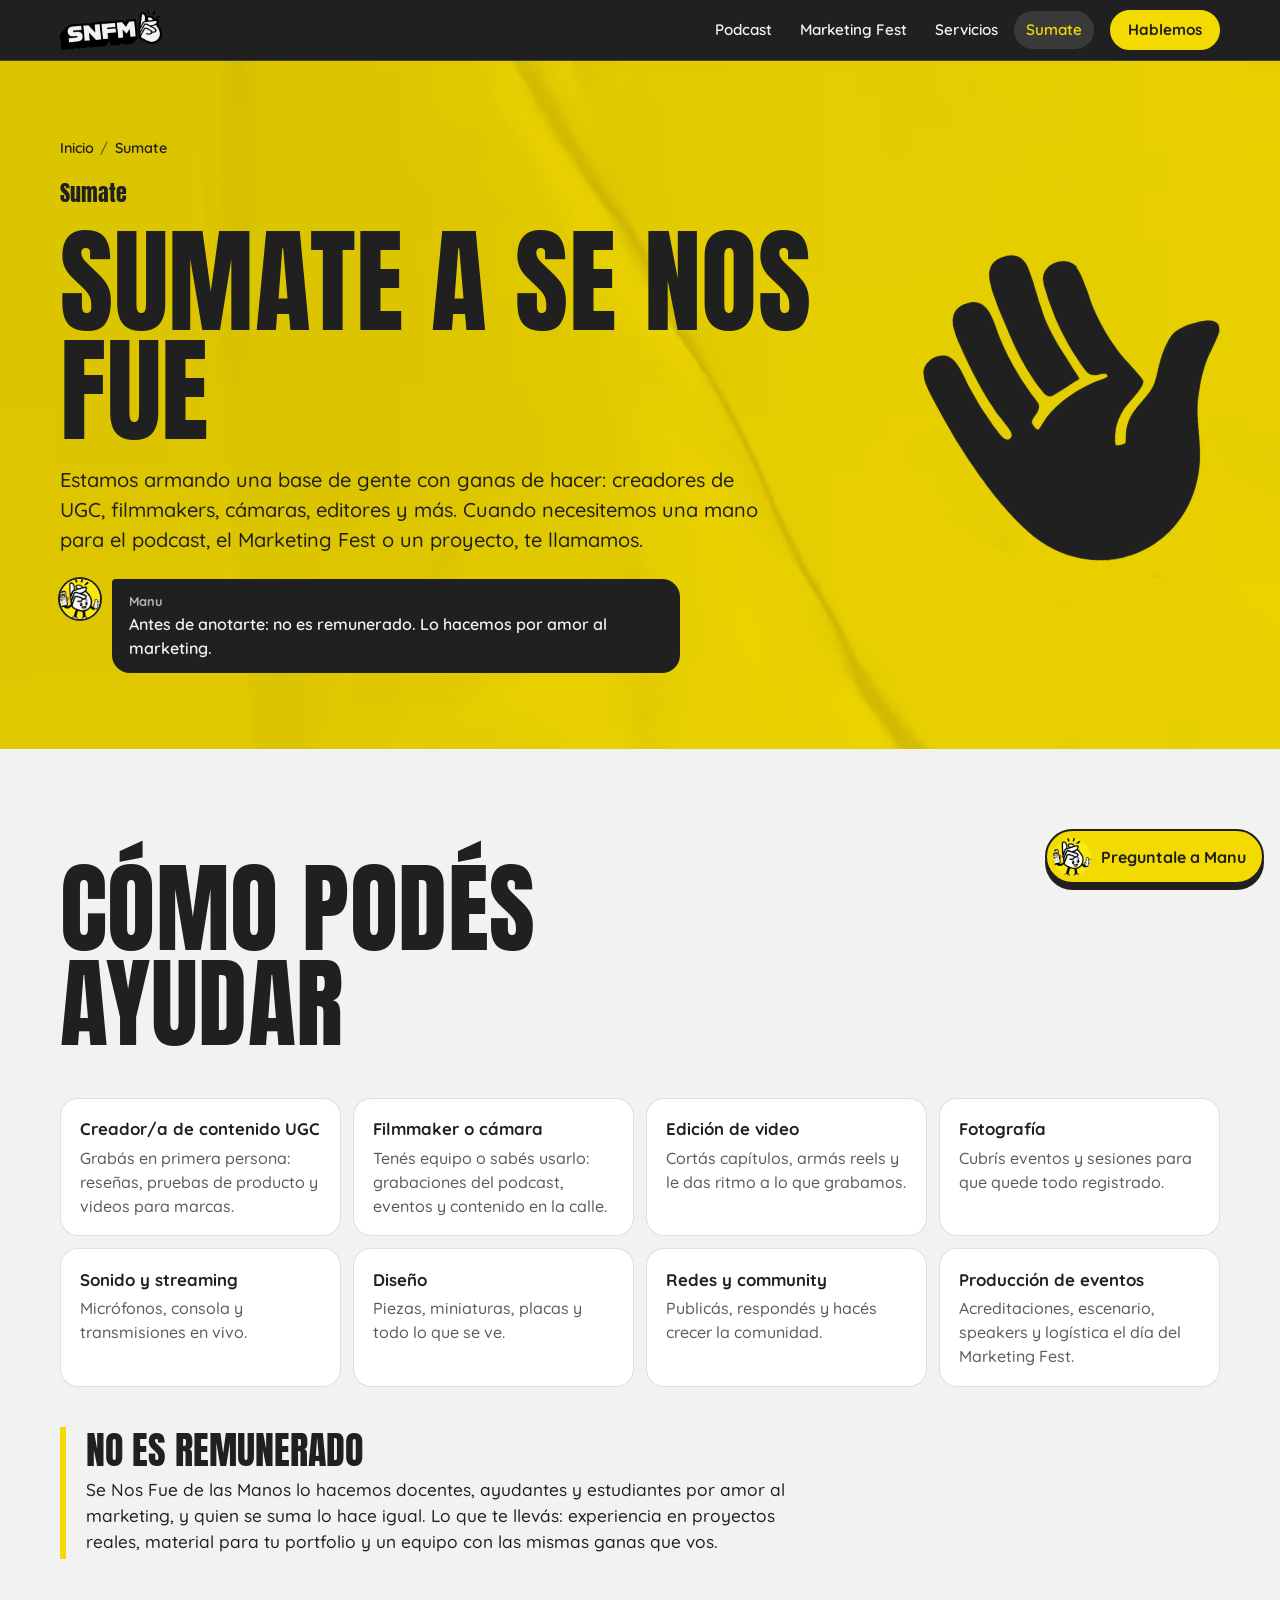
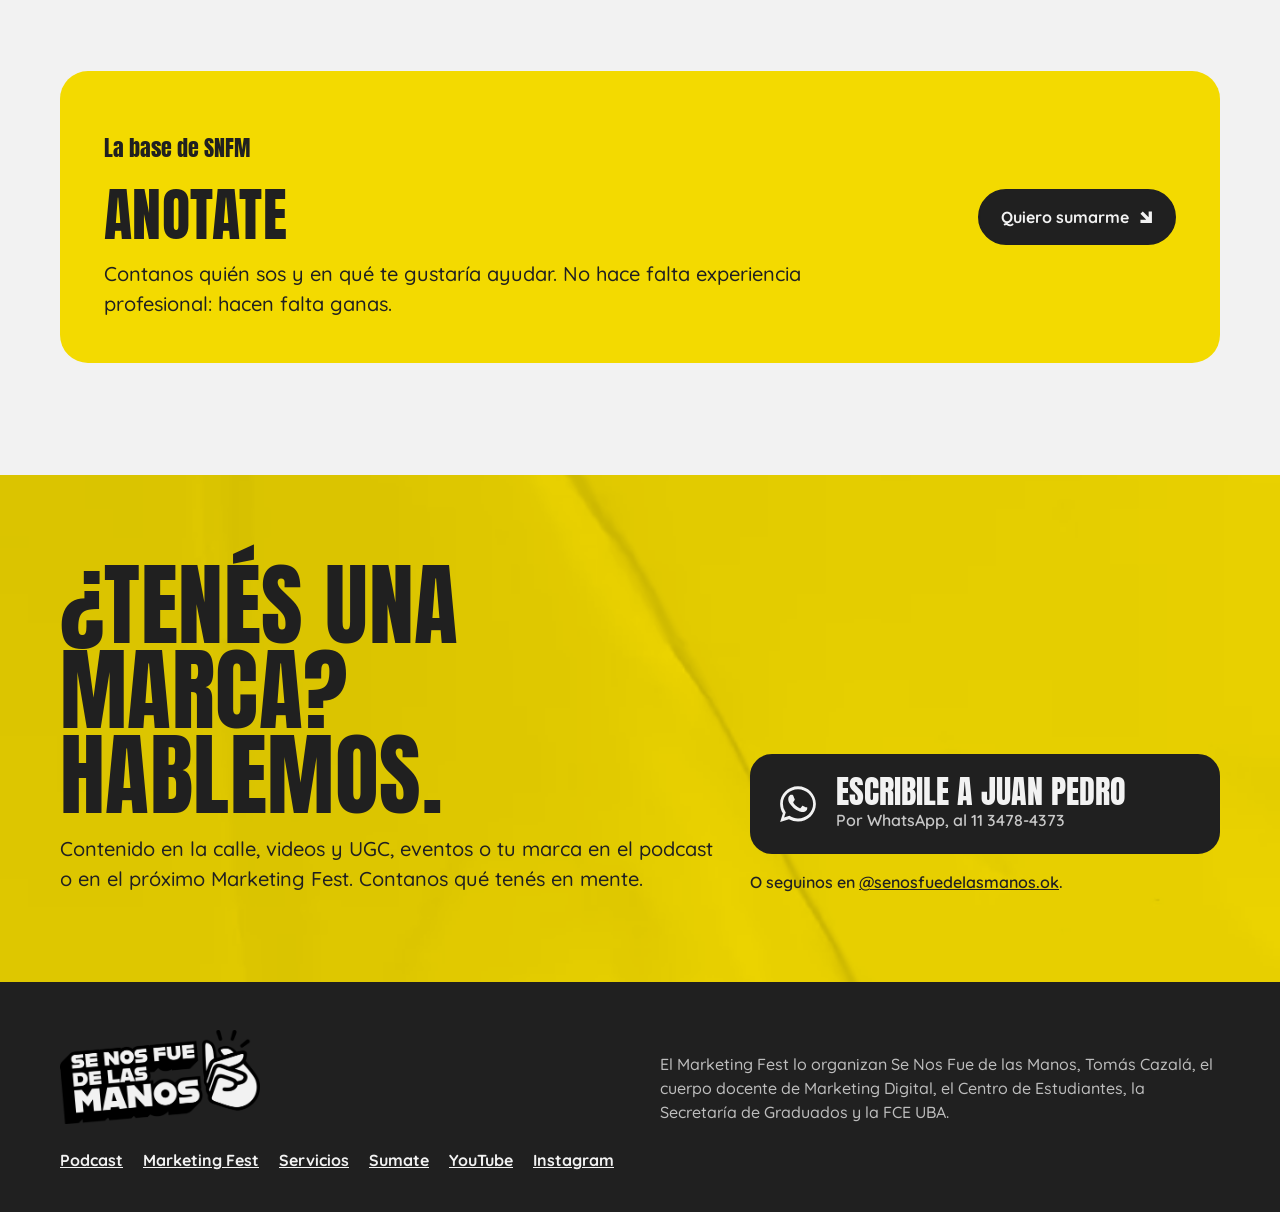
<file: sumate/index.html>
<!DOCTYPE html>
<html lang="es-AR">
<head>
<!-- Google Tag Manager -->
<script>(function(w,d,s,l,i){w[l]=w[l]||[];w[l].push({'gtm.start':
new Date().getTime(),event:'gtm.js'});var f=d.getElementsByTagName(s)[0],
j=d.createElement(s),dl=l!='dataLayer'?'&l='+l:'';j.async=true;j.src=
'https://www.googletagmanager.com/gtm.js?id='+i+dl;f.parentNode.insertBefore(j,f);
})(window,document,'script','dataLayer','GTM-5Z65GSRG');</script>
<!-- End Google Tag Manager -->
<meta charset="utf-8">
<meta name="viewport" content="width=device-width, initial-scale=1, viewport-fit=cover">
<title>Sumate a Se Nos Fue de las Manos · UGC, filmmakers, cámaras y más</title>
<meta name="description" content="¿Hacés UGC, filmás, editás o sacás fotos? Sumate a la base de Se Nos Fue de las Manos y te llamamos cuando necesitemos una mano para el podcast, el Marketing Fest o un proyecto. No es remunerado: es por amor al marketing.">
<meta property="og:type" content="website">
<meta property="og:site_name" content="Se Nos Fue de las Manos">
<meta property="og:locale" content="es_AR">
<meta property="og:title" content="Sumate a Se Nos Fue de las Manos · UGC, filmmakers, cámaras y más">
<meta property="og:description" content="¿Hacés UGC, filmás, editás o sacás fotos? Sumate a la base de Se Nos Fue de las Manos y te llamamos cuando necesitemos una mano para el podcast, el Marketing Fest o un proyecto. No es remunerado: es por amor al marketing.">
<meta property="og:image" content="../assets/img/ed1/01.jpg">
<meta name="twitter:card" content="summary_large_image">
<meta name="theme-color" content="#202020">
<link rel="icon" type="image/png" href="../favicon.png">
<link rel="apple-touch-icon" href="../apple-touch-icon.png">
<link rel="preconnect" href="https://fonts.googleapis.com">
<link rel="preconnect" href="https://fonts.gstatic.com" crossorigin>
<link href="https://fonts.googleapis.com/css2?family=Anton&family=Quicksand:wght@500;600;700&display=swap" rel="stylesheet">
<link rel="stylesheet" href="../assets/site.css">
<script type="application/ld+json">{"@context":"https://schema.org","@type":"Organization","name":"Se Nos Fue de las Manos","alternateName":"SNFM","description":"Docentes, ayudantes y estudiantes de la UBA que enseñan marketing fuera del aula: podcast con gerentes de marketing de marcas referentes y el Marketing Fest, libre y gratuito.","sameAs":["https://www.youtube.com/@SeNosFueDeLasManos","https://www.instagram.com/senosfuedelasmanos.ok/"]}</script>
</head>
<body>
<!-- Google Tag Manager (noscript) -->
<noscript><iframe src="https://www.googletagmanager.com/ns.html?id=GTM-5Z65GSRG"
height="0" width="0" style="display:none;visibility:hidden"></iframe></noscript>
<!-- End Google Tag Manager (noscript) -->
<header class="nav">
  <div class="wrap">
    <a class="home" href="../" aria-label="Se Nos Fue de las Manos, inicio"><img src="../assets/img/snfm/logo-snfm.webp" alt="" width="600" height="236"></a>
    <nav class="nav-links" aria-label="Secciones">
      <a href="../podcast/">Podcast</a>
      <div class="dd">
        <a href="../marketing-fest/">Marketing Fest</a>
        <div class="dd-menu">
          <a href="../marketing-fest/2026/">2da edición<small>27 y 28 de octubre de 2026</small></a>
          <a href="../marketing-fest/2025/">1ra edición<small>25 y 26 de septiembre de 2025</small></a>
        </div>
      </div>
      <div class="dd">
        <a href="../servicios/">Servicios</a>
        <div class="dd-menu">
          <a href="../servicios/contenido-en-la-calle/">Contenido en la calle<small>Preguntas y dinámicas con la gente</small></a>
          <a href="../servicios/videos-y-ugc/">Videos y UGC<small>Con nosotros o tu equipo como cara</small></a>
          <a href="../servicios/eventos/">Eventos<small>Como el Marketing Fest</small></a>
          <a href="../servicios/sponsor-del-podcast/">Sponsoreá el podcast<small>Tu marca en cada capítulo</small></a>
        </div>
      </div>
      <a href="../sumate/" aria-current="page">Sumate</a>
    </nav>
    <a class="cta" href="https://wa.me/5491134784373?text=%C2%A1Hola%2C%20Juampe!%20%C2%BFC%C3%B3mo%20est%C3%A1s%3F%20Te%20escribo%20desde%20la%20web%20de%20Se%20Nos%20Fue%20de%20las%20Manos%20para%20trabajar%20juntos." target="_blank" rel="noopener" data-wa>Hablemos</a>
  </div>
</header>

<main>
<section class="page-hero s-y deco-hero">
  <span class="shape hero-shape" aria-hidden="true" style="background:var(--ink);-webkit-mask-image:url(../assets/img/snfm/mano-saludo.webp);mask-image:url(../assets/img/snfm/mano-saludo.webp)"></span>
  
  <div class="wrap">
    <ol class="crumbs" aria-label="Estás en"><li><a href="../">Inicio</a></li><li aria-current="page">Sumate</li></ol>
    
    <p class="num">Sumate</p>
    <h1>Sumate a Se Nos Fue</h1>
    <p class="lead">Estamos armando una base de gente con ganas de hacer: creadores de UGC, filmmakers, cámaras, editores y más. Cuando necesitemos una mano para el podcast, el Marketing Fest o un proyecto, te llamamos.</p>
    <div class="says"><span class="av" aria-hidden="true"><img src="../assets/img/manu-avatar.webp" alt=""></span><p><b>Manu</b>Antes de anotarte: no es remunerado. Lo hacemos por amor al marketing.</p></div>
    
  </div>
</section>
<section class="ch" aria-labelledby="t-roles">
  <div class="wrap">
    <div class="ch-head">
      <h2 id="t-roles">Cómo podés ayudar</h2>
    </div>
    <ul class="roles-list"><li><b>Creador/a de contenido UGC</b><span>Grabás en primera persona: reseñas, pruebas de producto y videos para marcas.</span></li><li><b>Filmmaker o cámara</b><span>Tenés equipo o sabés usarlo: grabaciones del podcast, eventos y contenido en la calle.</span></li><li><b>Edición de video</b><span>Cortás capítulos, armás reels y le das ritmo a lo que grabamos.</span></li><li><b>Fotografía</b><span>Cubrís eventos y sesiones para que quede todo registrado.</span></li><li><b>Sonido y streaming</b><span>Micrófonos, consola y transmisiones en vivo.</span></li><li><b>Diseño</b><span>Piezas, miniaturas, placas y todo lo que se ve.</span></li><li><b>Redes y community</b><span>Publicás, respondés y hacés crecer la comunidad.</span></li><li><b>Producción de eventos</b><span>Acreditaciones, escenario, speakers y logística el día del Marketing Fest.</span></li></ul>
    <div class="note">
      <strong>No es remunerado</strong>
      <p>Se Nos Fue de las Manos lo hacemos docentes, ayudantes y estudiantes por amor al marketing, y quien se suma lo hace igual. Lo que te llevás: experiencia en proyectos reales, material para tu portfolio y un equipo con las mismas ganas que vos.</p>
    </div>
  </div>
</section>

<section class="ch aviso-wrap" id="anotate" aria-labelledby="t-anotate" style="padding-top:0">
  <div class="wrap">
    <div class="aviso sumate">
      <div>
        <p class="num">La base de SNFM</p>
        <h2 id="t-anotate">Anotate</h2>
        <p class="lead">Contanos quién sos y en qué te gustaría ayudar. No hace falta experiencia profesional: hacen falta ganas.</p>
        
        <button class="cta ink open-form" type="button" aria-controls="anotate-form" aria-expanded="true" hidden>Quiero sumarme <svg aria-hidden="true"><use href="../assets/icons.svg#arr"/></svg></button>
      </div>
      <form class="aviso-form" id="anotate-form" data-form="sumate" data-hook="https://n8n.dtcomunicacion.com/webhook/formularios-snfm" data-asunto="Alguien se quiere sumar a Se Nos Fue de las Manos" data-intro="¡Hola, Juampe! ¿Cómo estás? Te escribo desde la web de Se Nos Fue de las Manos porque quiero sumarme al equipo." data-ok="Ya estás en la base. Cuando necesitemos una mano en lo tuyo, te escribimos." data-wa-base="https://wa.me/5491134784373" novalidate>
        <div class="f"><label for="anotate-nombre">Nombre y apellido</label><input id="anotate-nombre" name="nombre" data-label="Nombre y apellido" data-err="Escribí tu nombre y apellido." required type="text" autocomplete="name"></div>
        <div class="f"><label for="anotate-email">Email</label><input id="anotate-email" name="email" data-label="Email" data-err="Revisá el email: le falta algo (por ejemplo, la @ o el dominio)." required type="email" autocomplete="email"></div>
        <div class="f"><label for="anotate-whatsapp">Teléfono (WhatsApp)</label><input id="anotate-whatsapp" name="whatsapp" data-label="Teléfono (WhatsApp)" data-err="El teléfono tiene que tener al menos 10 números, con la característica (por ejemplo, 11 2345 6789)." required placeholder="11 2345 6789" type="tel" inputmode="tel" autocomplete="tel"></div>
        <fieldset class="f" data-group="roles" data-label="¿En qué podés ayudar?" data-err="Elegí al menos una forma de ayudar." data-req><legend>¿En qué podés ayudar? <small>Elegí uno o más</small></legend><div class="roles"><label class="role"><input type="checkbox" name="roles" value="Creador/a de contenido UGC"><span>Creador/a de contenido UGC</span></label><label class="role"><input type="checkbox" name="roles" value="Filmmaker o cámara"><span>Filmmaker o cámara</span></label><label class="role"><input type="checkbox" name="roles" value="Edición de video"><span>Edición de video</span></label><label class="role"><input type="checkbox" name="roles" value="Fotografía"><span>Fotografía</span></label><label class="role"><input type="checkbox" name="roles" value="Sonido y streaming"><span>Sonido y streaming</span></label><label class="role"><input type="checkbox" name="roles" value="Diseño"><span>Diseño</span></label><label class="role"><input type="checkbox" name="roles" value="Redes y community"><span>Redes y community</span></label><label class="role"><input type="checkbox" name="roles" value="Producción de eventos"><span>Producción de eventos</span></label></div></fieldset>
        <div class="f"><label for="anotate-link">Link a tu portfolio, Instagram o TikTok <small>(opcional)</small></label><input id="anotate-link" name="link" data-label="Link a tu portfolio, Instagram o TikTok" data-err="Completá este campo." placeholder="https://" type="url" inputmode="url"></div>
        <div class="f"><label for="anotate-mensaje">Contanos algo más <small>(opcional)</small></label><textarea id="anotate-mensaje" name="mensaje" data-label="Contanos algo más" data-err="Completá este campo." placeholder="Por ejemplo: tengo cámara y micrófono, o puedo los martes a la tarde." rows="3"></textarea></div>
        <label class="check"><input type="checkbox" name="ok" data-label="Entiendo que no es remunerado: me sumo por amor al marketing." data-err="Marcá la casilla para confirmar que sabés que no es remunerado." required><span>Entiendo que no es remunerado: me sumo por amor al marketing.</span></label>
        <p class="err" role="alert"></p>
        <button class="cta ink" type="submit">Quiero sumarme <svg aria-hidden="true"><use href="../assets/icons.svg#arr"/></svg></button>
        
      </form>
      <div class="aviso-ok" hidden tabindex="-1"></div>
    </div>
  </div>
</section>
<section class="band s-y" aria-labelledby="t-hab">
  <div class="wrap talk-to">
    <div class="ch-head" style="margin:0">
      <h2 id="t-hab">¿Tenés una marca? Hablemos.</h2>
      <p class="lead">Contenido en la calle, videos y UGC, eventos o tu marca en el podcast o en el próximo Marketing Fest. Contanos qué tenés en mente.</p>
    </div>
    <div>
      <a class="wa" href="https://wa.me/5491134784373?text=%C2%A1Hola%2C%20Juampe!%20%C2%BFC%C3%B3mo%20est%C3%A1s%3F%20Te%20escribo%20desde%20la%20web%20de%20Se%20Nos%20Fue%20de%20las%20Manos%20para%20trabajar%20juntos." target="_blank" rel="noopener" data-wa>
        <svg class="w" aria-hidden="true"><use href="../assets/icons.svg#wa"/></svg>
        <div><strong>Escribile a Juan Pedro</strong><span>Por WhatsApp, al 11 3478-4373</span></div>
      </a>
      <p class="also">O seguinos en <a href="https://www.instagram.com/senosfuedelasmanos.ok/" target="_blank" rel="noopener">@senosfuedelasmanos.ok</a>.</p>
    </div>
  </div>
</section>
</main>

<footer class="foot">
  <div class="wrap">
    <img class="logo" src="../assets/img/snfm/logo-se-nos-fue.webp" alt="Se Nos Fue de las Manos" width="900" height="421" loading="lazy">
    <p>El Marketing Fest lo organizan Se Nos Fue de las Manos, Tomás Cazalá, el cuerpo docente de Marketing Digital, el Centro de Estudiantes, la Secretaría de Graduados y la FCE UBA.</p>
    <nav aria-label="Más">
      <a href="../podcast/">Podcast</a>
      <a href="../marketing-fest/">Marketing Fest</a>
      <a href="../servicios/">Servicios</a>
      <a href="../sumate/">Sumate</a>
      <a href="https://www.youtube.com/@SeNosFueDeLasManos" target="_blank" rel="noopener">YouTube</a>
      <a href="https://www.instagram.com/senosfuedelasmanos.ok/" target="_blank" rel="noopener">Instagram</a>
    </nav>
  </div>
</footer>

<button class="ask-fab" data-ask aria-haspopup="dialog"><span class="av" aria-hidden="true"><img src="../assets/img/manu-avatar.webp" alt=""></span>Preguntale a Manu</button>
<dialog class="chat" id="chat" aria-labelledby="chat-t">
  <div class="chat-h">
    <span class="av" aria-hidden="true"><img src="../assets/img/manu-avatar.webp" alt=""></span>
    <div><b id="chat-t">Manu</b><small>Vocero con IA de SNFM</small></div>
    <button data-close aria-label="Cerrar">×</button>
  </div>
  <div class="chat-log" id="chat-log" aria-live="polite"></div>
  <div class="chat-q" id="chat-q"></div>
</dialog>
<script>window.QA=[{"q":"¿Dónde bajo las presentaciones del Marketing Fest?","a":"Están en <a href=\"../marketing-fest/2026/presentaciones/\">las presentaciones de la 2da edición</a>, separadas por día. Tocá \"Descargar PDF\" en la charla que quieras."},{"q":"¿Cuándo es la 3ra edición del Marketing Fest?","a":"Todavía no tiene fecha. Dejá tus datos en <a href=\"../marketing-fest/#tercera\">Avisame cuando salga la 3ra</a> y te escribimos apenas abra la inscripción."},{"q":"¿Dónde veo el podcast?","a":"En nuestro <a href=\"https://www.youtube.com/@SeNosFueDeLasManos\" target=\"_blank\" rel=\"noopener\">canal de YouTube</a>. Si no sabés por cuál arrancar, andá por el de Con el Kora o el de McDonald's. Están todos en <a href=\"../podcast/\">la página del podcast</a>."},{"q":"Tengo una marca, ¿qué pueden hacer conmigo?","a":"Mirá <a href=\"../servicios/\">nuestros servicios</a>: <a href=\"../servicios/contenido-en-la-calle/\">Contenido en la calle</a>, <a href=\"../servicios/videos-y-ugc/\">videos y UGC</a> con nosotros o alguien de tu equipo como cara, <a href=\"../servicios/eventos/\">eventos</a> como el Marketing Fest y tu marca en el podcast."},{"q":"¿Cómo me sumo a Se Nos Fue?","a":"Anotate en <a href=\"../sumate/\">Sumate</a> y contanos en qué podés ayudar. Ojo: no es remunerado, lo hacemos por amor al marketing."},{"q":"¿Mi marca puede ser sponsor del podcast?","a":"¡Sí! Sponsorear solo el podcast sale 2.000 USD. Mirá <a href=\"../servicios/sponsor-del-podcast/\">qué incluye</a> o escribile directo a Juan Pedro por <a href=\"https://wa.me/5491134784373?text=%C2%A1Hola%2C%20Juampe!%20%C2%BFC%C3%B3mo%20est%C3%A1s%3F%20Te%20escribo%20desde%20la%20web%20de%20Se%20Nos%20Fue%20de%20las%20Manos%20porque%20quiero%20que%20mi%20marca%20sea%20sponsor%20del%20podcast.\" target=\"_blank\" rel=\"noopener\">WhatsApp</a>."},{"q":"¿Puedo hacer un capítulo del podcast sin ser sponsor?","a":"¡Sí, y es gratis! Proponé tu capítulo en <a href=\"../podcast/#invitado\">Vení al podcast</a>."},{"q":"¿Cómo hago para ser speaker en el Marketing Fest?","a":"Es gratis. Contanos tu propuesta de valor (qué se lleva la gente de tu charla) en <a href=\"../marketing-fest/#speaker\">Sé speaker en el Marketing Fest</a>."},{"q":"¿Cómo sumo mi marca como sponsor de la 3ra edición?","a":"Dejanos tus datos en <a href=\"../marketing-fest/#sponsor-3ra\">Sumá tu marca como sponsor</a> y te mandamos las opciones."},{"q":"¿Cuánto sale?","a":"Depende de la idea. Escribile a Juan Pedro por <a href=\"https://wa.me/5491134784373?text=%C2%A1Hola%2C%20Juampe!%20%C2%BFC%C3%B3mo%20est%C3%A1s%3F%20Te%20escribo%20desde%20la%20web%20de%20Se%20Nos%20Fue%20de%20las%20Manos%20para%20trabajar%20juntos.\" target=\"_blank\" rel=\"noopener\">WhatsApp</a>, contale qué tenés en mente y te pasa una propuesta."},{"q":"¿Quién sos?","a":"Soy Manu, el vocero con IA de Se Nos Fue de las Manos. Te ayudo a encontrar lo que buscás en la web. Para algo más, te paso con el equipo."}];</script>
<script src="../assets/site.js" defer></script>
</body>
</html>
</file>
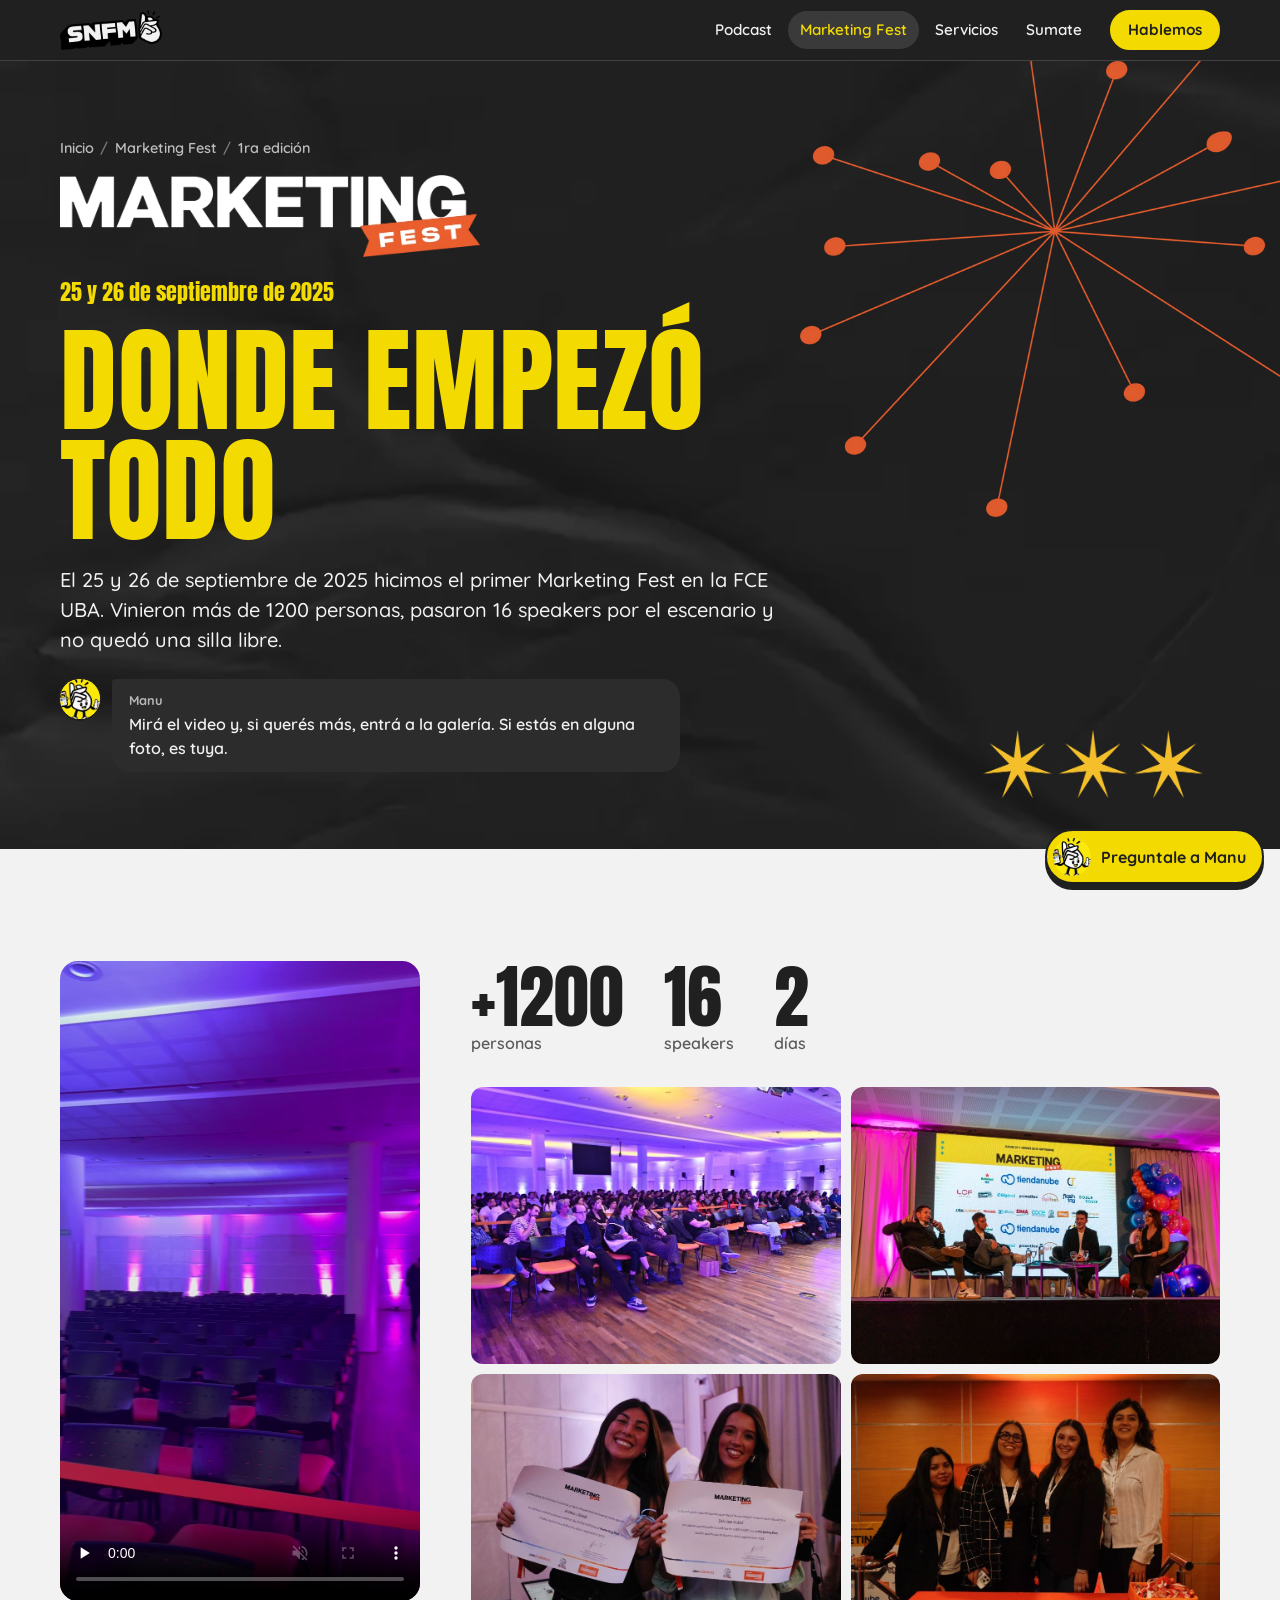
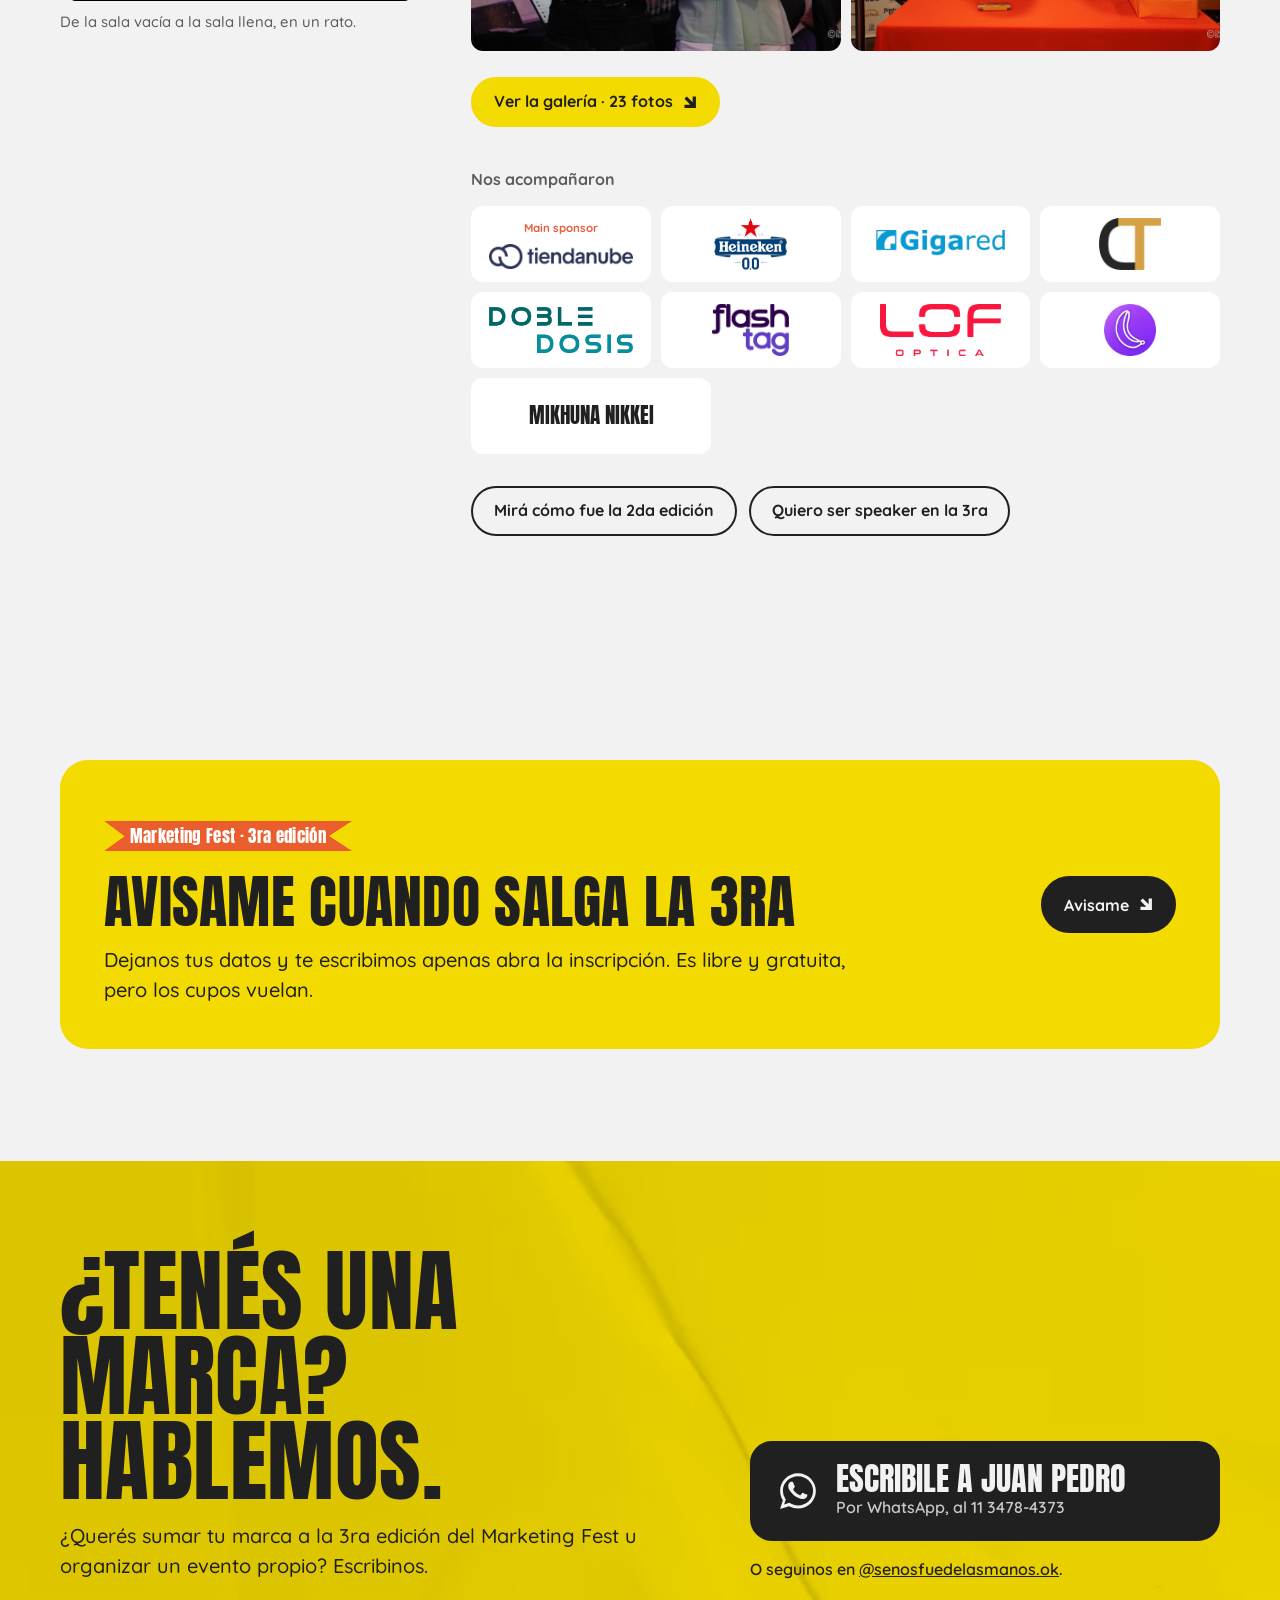
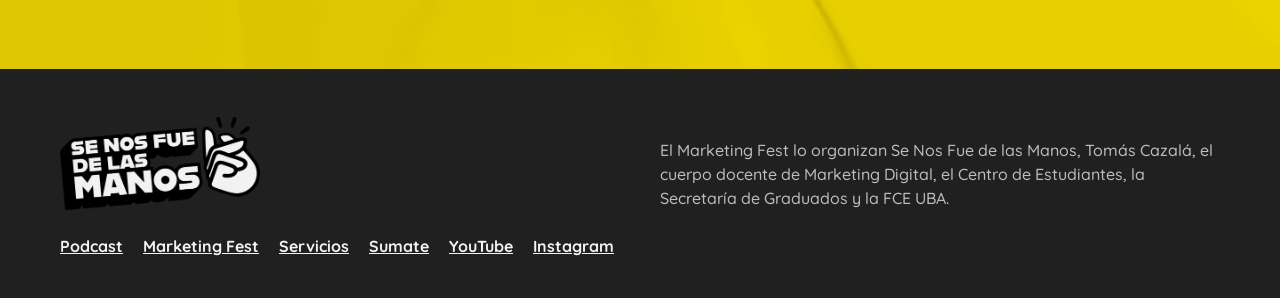
<file: marketing-fest/2025/index.html>
<!DOCTYPE html>
<html lang="es-AR">
<head>
<!-- Google Tag Manager -->
<script>(function(w,d,s,l,i){w[l]=w[l]||[];w[l].push({'gtm.start':
new Date().getTime(),event:'gtm.js'});var f=d.getElementsByTagName(s)[0],
j=d.createElement(s),dl=l!='dataLayer'?'&l='+l:'';j.async=true;j.src=
'https://www.googletagmanager.com/gtm.js?id='+i+dl;f.parentNode.insertBefore(j,f);
})(window,document,'script','dataLayer','GTM-5Z65GSRG');</script>
<!-- End Google Tag Manager -->
<meta charset="utf-8">
<meta name="viewport" content="width=device-width, initial-scale=1, viewport-fit=cover">
<title>Marketing Fest 2025 · Así fue la 1ra edición en la FCE UBA</title>
<meta name="description" content="El 25 y 26 de septiembre de 2025 hicimos el primer Marketing Fest en la FCE UBA: más de 1200 personas y 16 speakers. Mirá el video, las fotos y las marcas que nos acompañaron.">
<meta property="og:type" content="website">
<meta property="og:site_name" content="Se Nos Fue de las Manos">
<meta property="og:locale" content="es_AR">
<meta property="og:title" content="Marketing Fest 2025 · Así fue la 1ra edición en la FCE UBA">
<meta property="og:description" content="El 25 y 26 de septiembre de 2025 hicimos el primer Marketing Fest en la FCE UBA: más de 1200 personas y 16 speakers. Mirá el video, las fotos y las marcas que nos acompañaron.">
<meta property="og:image" content="../../assets/img/ed1/01.jpg">
<meta name="twitter:card" content="summary_large_image">
<meta name="theme-color" content="#202020">
<link rel="icon" type="image/png" href="../../favicon.png">
<link rel="apple-touch-icon" href="../../apple-touch-icon.png">
<link rel="preconnect" href="https://fonts.googleapis.com">
<link rel="preconnect" href="https://fonts.gstatic.com" crossorigin>
<link href="https://fonts.googleapis.com/css2?family=Anton&family=Quicksand:wght@500;600;700&display=swap" rel="stylesheet">
<link rel="stylesheet" href="../../assets/site.css">
<script type="application/ld+json">{"@context":"https://schema.org","@type":"Organization","name":"Se Nos Fue de las Manos","alternateName":"SNFM","description":"Docentes, ayudantes y estudiantes de la UBA que enseñan marketing fuera del aula: podcast con gerentes de marketing de marcas referentes y el Marketing Fest, libre y gratuito.","sameAs":["https://www.youtube.com/@SeNosFueDeLasManos","https://www.instagram.com/senosfuedelasmanos.ok/"]}</script>
<script type="application/ld+json">{"@context":"https://schema.org","@type":"Event","name":"Marketing Fest 2025 · 1ra edición","startDate":"2025-09-25","endDate":"2025-09-26","description":"La primera edición del Marketing Fest en la FCE UBA: más de 1200 personas y 16 speakers.","eventAttendanceMode":"https://schema.org/OfflineEventAttendanceMode","eventStatus":"https://schema.org/EventScheduled","isAccessibleForFree":true,"location":{"@type":"Place","name":"Facultad de Ciencias Económicas, UBA","address":{"@type":"PostalAddress","streetAddress":"Uriburu 781","addressLocality":"Ciudad Autónoma de Buenos Aires","addressCountry":"AR"}},"organizer":{"@type":"Organization","name":"Se Nos Fue de las Manos"}}</script>
</head>
<body>
<!-- Google Tag Manager (noscript) -->
<noscript><iframe src="https://www.googletagmanager.com/ns.html?id=GTM-5Z65GSRG"
height="0" width="0" style="display:none;visibility:hidden"></iframe></noscript>
<!-- End Google Tag Manager (noscript) -->
<header class="nav">
  <div class="wrap">
    <a class="home" href="../../" aria-label="Se Nos Fue de las Manos, inicio"><img src="../../assets/img/snfm/logo-snfm.webp" alt="" width="600" height="236"></a>
    <nav class="nav-links" aria-label="Secciones">
      <a href="../../podcast/">Podcast</a>
      <div class="dd">
        <a href="../../marketing-fest/" aria-current="page">Marketing Fest</a>
        <div class="dd-menu">
          <a href="../../marketing-fest/2026/">2da edición<small>27 y 28 de octubre de 2026</small></a>
          <a href="../../marketing-fest/2025/">1ra edición<small>25 y 26 de septiembre de 2025</small></a>
        </div>
      </div>
      <div class="dd">
        <a href="../../servicios/">Servicios</a>
        <div class="dd-menu">
          <a href="../../servicios/contenido-en-la-calle/">Contenido en la calle<small>Preguntas y dinámicas con la gente</small></a>
          <a href="../../servicios/videos-y-ugc/">Videos y UGC<small>Con nosotros o tu equipo como cara</small></a>
          <a href="../../servicios/eventos/">Eventos<small>Como el Marketing Fest</small></a>
          <a href="../../servicios/sponsor-del-podcast/">Sponsoreá el podcast<small>Tu marca en cada capítulo</small></a>
        </div>
      </div>
      <a href="../../sumate/">Sumate</a>
    </nav>
    <a class="cta" href="https://wa.me/5491134784373?text=%C2%A1Hola%2C%20Juampe!%20%C2%BFC%C3%B3mo%20est%C3%A1s%3F%20Te%20escribo%20desde%20la%20web%20de%20Se%20Nos%20Fue%20de%20las%20Manos%20para%20trabajar%20juntos." target="_blank" rel="noopener" data-wa>Hablemos</a>
  </div>
</header>

<main>
<section class="page-hero fest-hero">
  
  <img class="deco destello" src="../../assets/img/fest/destello-naranja.webp" alt="" aria-hidden="true"><img class="deco estrellas" src="../../assets/img/fest/estrellas-amarillo.webp" alt="" aria-hidden="true">
  <div class="wrap">
    <ol class="crumbs" aria-label="Estás en"><li><a href="../../">Inicio</a></li><li><a href="../../marketing-fest/">Marketing Fest</a></li><li aria-current="page">1ra edición</li></ol>
    <img class="mf-logo" src="../../assets/img/fest/logo-marketing-fest-blanco.webp" alt="Marketing Fest" width="1000" height="195">
    <p class="num">25 y 26 de septiembre de 2025</p>
    <h1>Donde empezó todo</h1>
    <p class="lead">El 25 y 26 de septiembre de 2025 hicimos el primer Marketing Fest en la FCE UBA. Vinieron más de 1200 personas, pasaron 16 speakers por el escenario y no quedó una silla libre.</p>
    <div class="says"><span class="av" aria-hidden="true"><img src="../../assets/img/manu-avatar.webp" alt=""></span><p><b>Manu</b>Mirá el video y, si querés más, entrá a la galería. Si estás en alguna foto, es tuya.</p></div>
    
  </div>
</section>
<section class="ch" aria-labelledby="t-e1">
  <div class="wrap">
    <h2 class="sr" id="t-e1">La 1ra edición</h2>
    <div class="ed1">
      <figure style="margin:0">
        <video poster="../../assets/ed1-sala-llena.jpg" muted loop playsinline controls preload="none" aria-label="La sala vacía antes de arrancar y después llena, con una charla en vivo"><source src="../../assets/ed1-sala-llena.mp4" type="video/mp4"><source src="../../assets/ed1-sala-llena.webm" type="video/webm"></video>
        <figcaption>De la sala vacía a la sala llena, en un rato.</figcaption>
      </figure>
      <div>
        <div class="stats">
          <div><b>+1200</b><span>personas</span></div>
          <div><b>16</b><span>speakers</span></div>
          <div><b>2</b><span>días</span></div>
        </div>
        <div class="gal-teaser"><figure><img src="../../assets/img/ed1/06.jpg" alt="El salón, atento a la charla" loading="lazy"></figure><figure><img src="../../assets/img/ed1/11.jpg" alt="Panel en el escenario" loading="lazy"></figure><figure><img src="../../assets/img/ed1/13.jpg" alt="Aldana Abadi y Sabrina Kolod con su certificado de disertantes" loading="lazy"></figure><figure><img src="../../assets/img/ed1/04.jpg" alt="El equipo de acreditaciones" loading="lazy"></figure></div>
        <div class="btns"><a class="cta" href="../../marketing-fest/2025/fotos/">Ver la galería · 23 fotos <svg aria-hidden="true"><use href="../../assets/icons.svg#arr"/></svg></a></div>
        <p class="label" style="margin-top:2.5rem">Nos acompañaron</p>
        <div class="logo-row"><div><span class="tag">Main sponsor</span><img src="../../assets/img/logos/ed1-tiendanube.webp" alt="Tiendanube" loading="lazy"></div><div><img src="../../assets/img/logos/ed1-heineken-0-0.webp" alt="Heineken 0.0" loading="lazy"></div><div><img src="../../assets/img/logos/ed1-gigared.webp" alt="Gigared" loading="lazy"></div><a href="https://dtcomunicacion.com" target="_blank" rel="noopener"><img src="../../assets/img/logos/ed1-dt-comunicacion.png" alt="DT Comunicación" loading="lazy"></a><a href="https://somosdobledosis.com" target="_blank" rel="noopener"><img src="../../assets/img/logos/ed1-doble-dosis.png" alt="Doble Dosis" loading="lazy"></a><div><img src="../../assets/img/logos/ed1-flashtag.png" alt="FlashTag" loading="lazy"></div><div><img src="../../assets/img/logos/ed1-optica-lof.webp" alt="Óptica Lof" loading="lazy"></div><div><img src="../../assets/img/logos/ed1-prometheo.webp" alt="Prometheo" loading="lazy"></div><div><span class="wm">Mikhuna Nikkei</span></div></div>
        <div class="next-links"><a class="ghost" href="../../marketing-fest/2026/">Mirá cómo fue la 2da edición</a><a class="ghost" href="../../marketing-fest/#speaker">Quiero ser speaker en la 3ra</a></div>
      </div>
    </div>
  </div>
</section>
<section class="ch aviso-wrap" id="tercera" aria-labelledby="t-tercera">
  <div class="wrap">
    <div class="aviso">
      <div>
        <p class="num ribbon">Marketing Fest · 3ra edición</p>
        <h2 id="t-tercera">Avisame cuando salga la 3ra</h2>
        <p class="lead">Dejanos tus datos y te escribimos apenas abra la inscripción. Es libre y gratuita, pero los cupos vuelan.</p>
        <button class="cta ink open-form" type="button" aria-controls="tercera-form" aria-expanded="true" hidden>Avisame <svg aria-hidden="true"><use href="../../assets/icons.svg#arr"/></svg></button>
      </div>
      <form class="aviso-form" id="tercera-form" data-aviso="https://n8n.dtcomunicacion.com/webhook/preinscripcion-mkt-fest" data-hook="https://n8n.dtcomunicacion.com/webhook/formularios-snfm" novalidate>
        <div class="f"><label for="tercera-n">Nombre y apellido</label><input id="tercera-n" name="nombre" autocomplete="name" required></div>
        <div class="f"><label for="tercera-e">Email</label><input id="tercera-e" name="email" type="email" autocomplete="email" required></div>
        <div class="f"><label for="tercera-t">Teléfono (WhatsApp)</label><input id="tercera-t" name="whatsapp" type="tel" inputmode="tel" autocomplete="tel" placeholder="11 2345 6789" required></div>
        <p class="err" role="alert"></p>
        <button class="cta ink" type="submit">Avisame <svg aria-hidden="true"><use href="../../assets/icons.svg#arr"/></svg></button>
        <p class="fine">Solo te escribimos para avisarte de la 3ra edición del Marketing Fest.</p>
      </form>
      <div class="aviso-ok" hidden tabindex="-1"></div>
    </div>
  </div>
</section>
<section class="band s-y" aria-labelledby="t-hab">
  <div class="wrap talk-to">
    <div class="ch-head" style="margin:0">
      <h2 id="t-hab">¿Tenés una marca? Hablemos.</h2>
      <p class="lead">¿Querés sumar tu marca a la 3ra edición del Marketing Fest u organizar un evento propio? Escribinos.</p>
    </div>
    <div>
      <a class="wa" href="https://wa.me/5491134784373?text=%C2%A1Hola%2C%20Juampe!%20%C2%BFC%C3%B3mo%20est%C3%A1s%3F%20Te%20escribo%20desde%20la%20web%20de%20Se%20Nos%20Fue%20de%20las%20Manos%20para%20trabajar%20juntos." target="_blank" rel="noopener" data-wa>
        <svg class="w" aria-hidden="true"><use href="../../assets/icons.svg#wa"/></svg>
        <div><strong>Escribile a Juan Pedro</strong><span>Por WhatsApp, al 11 3478-4373</span></div>
      </a>
      <p class="also">O seguinos en <a href="https://www.instagram.com/senosfuedelasmanos.ok/" target="_blank" rel="noopener">@senosfuedelasmanos.ok</a>.</p>
    </div>
  </div>
</section>
</main>

<footer class="foot">
  <div class="wrap">
    <img class="logo" src="../../assets/img/snfm/logo-se-nos-fue.webp" alt="Se Nos Fue de las Manos" width="900" height="421" loading="lazy">
    <p>El Marketing Fest lo organizan Se Nos Fue de las Manos, Tomás Cazalá, el cuerpo docente de Marketing Digital, el Centro de Estudiantes, la Secretaría de Graduados y la FCE UBA.</p>
    <nav aria-label="Más">
      <a href="../../podcast/">Podcast</a>
      <a href="../../marketing-fest/">Marketing Fest</a>
      <a href="../../servicios/">Servicios</a>
      <a href="../../sumate/">Sumate</a>
      <a href="https://www.youtube.com/@SeNosFueDeLasManos" target="_blank" rel="noopener">YouTube</a>
      <a href="https://www.instagram.com/senosfuedelasmanos.ok/" target="_blank" rel="noopener">Instagram</a>
    </nav>
  </div>
</footer>

<button class="ask-fab" data-ask aria-haspopup="dialog"><span class="av" aria-hidden="true"><img src="../../assets/img/manu-avatar.webp" alt=""></span>Preguntale a Manu</button>
<dialog class="chat" id="chat" aria-labelledby="chat-t">
  <div class="chat-h">
    <span class="av" aria-hidden="true"><img src="../../assets/img/manu-avatar.webp" alt=""></span>
    <div><b id="chat-t">Manu</b><small>Vocero con IA de SNFM</small></div>
    <button data-close aria-label="Cerrar">×</button>
  </div>
  <div class="chat-log" id="chat-log" aria-live="polite"></div>
  <div class="chat-q" id="chat-q"></div>
</dialog>
<script>window.QA=[{"q":"¿Dónde bajo las presentaciones del Marketing Fest?","a":"Están en <a href=\"../../marketing-fest/2026/presentaciones/\">las presentaciones de la 2da edición</a>, separadas por día. Tocá \"Descargar PDF\" en la charla que quieras."},{"q":"¿Cuándo es la 3ra edición del Marketing Fest?","a":"Todavía no tiene fecha. Dejá tus datos en <a href=\"../../marketing-fest/#tercera\">Avisame cuando salga la 3ra</a> y te escribimos apenas abra la inscripción."},{"q":"¿Dónde veo el podcast?","a":"En nuestro <a href=\"https://www.youtube.com/@SeNosFueDeLasManos\" target=\"_blank\" rel=\"noopener\">canal de YouTube</a>. Si no sabés por cuál arrancar, andá por el de Con el Kora o el de McDonald's. Están todos en <a href=\"../../podcast/\">la página del podcast</a>."},{"q":"Tengo una marca, ¿qué pueden hacer conmigo?","a":"Mirá <a href=\"../../servicios/\">nuestros servicios</a>: <a href=\"../../servicios/contenido-en-la-calle/\">Contenido en la calle</a>, <a href=\"../../servicios/videos-y-ugc/\">videos y UGC</a> con nosotros o alguien de tu equipo como cara, <a href=\"../../servicios/eventos/\">eventos</a> como el Marketing Fest y tu marca en el podcast."},{"q":"¿Cómo me sumo a Se Nos Fue?","a":"Anotate en <a href=\"../../sumate/\">Sumate</a> y contanos en qué podés ayudar. Ojo: no es remunerado, lo hacemos por amor al marketing."},{"q":"¿Mi marca puede ser sponsor del podcast?","a":"¡Sí! Sponsorear solo el podcast sale 2.000 USD. Mirá <a href=\"../../servicios/sponsor-del-podcast/\">qué incluye</a> o escribile directo a Juan Pedro por <a href=\"https://wa.me/5491134784373?text=%C2%A1Hola%2C%20Juampe!%20%C2%BFC%C3%B3mo%20est%C3%A1s%3F%20Te%20escribo%20desde%20la%20web%20de%20Se%20Nos%20Fue%20de%20las%20Manos%20porque%20quiero%20que%20mi%20marca%20sea%20sponsor%20del%20podcast.\" target=\"_blank\" rel=\"noopener\">WhatsApp</a>."},{"q":"¿Puedo hacer un capítulo del podcast sin ser sponsor?","a":"¡Sí, y es gratis! Proponé tu capítulo en <a href=\"../../podcast/#invitado\">Vení al podcast</a>."},{"q":"¿Cómo hago para ser speaker en el Marketing Fest?","a":"Es gratis. Contanos tu propuesta de valor (qué se lleva la gente de tu charla) en <a href=\"../../marketing-fest/#speaker\">Sé speaker en el Marketing Fest</a>."},{"q":"¿Cómo sumo mi marca como sponsor de la 3ra edición?","a":"Dejanos tus datos en <a href=\"../../marketing-fest/#sponsor-3ra\">Sumá tu marca como sponsor</a> y te mandamos las opciones."},{"q":"¿Cuánto sale?","a":"Depende de la idea. Escribile a Juan Pedro por <a href=\"https://wa.me/5491134784373?text=%C2%A1Hola%2C%20Juampe!%20%C2%BFC%C3%B3mo%20est%C3%A1s%3F%20Te%20escribo%20desde%20la%20web%20de%20Se%20Nos%20Fue%20de%20las%20Manos%20para%20trabajar%20juntos.\" target=\"_blank\" rel=\"noopener\">WhatsApp</a>, contale qué tenés en mente y te pasa una propuesta."},{"q":"¿Quién sos?","a":"Soy Manu, el vocero con IA de Se Nos Fue de las Manos. Te ayudo a encontrar lo que buscás en la web. Para algo más, te paso con el equipo."}];</script>
<script src="../../assets/site.js" defer></script>
</body>
</html>
</file>
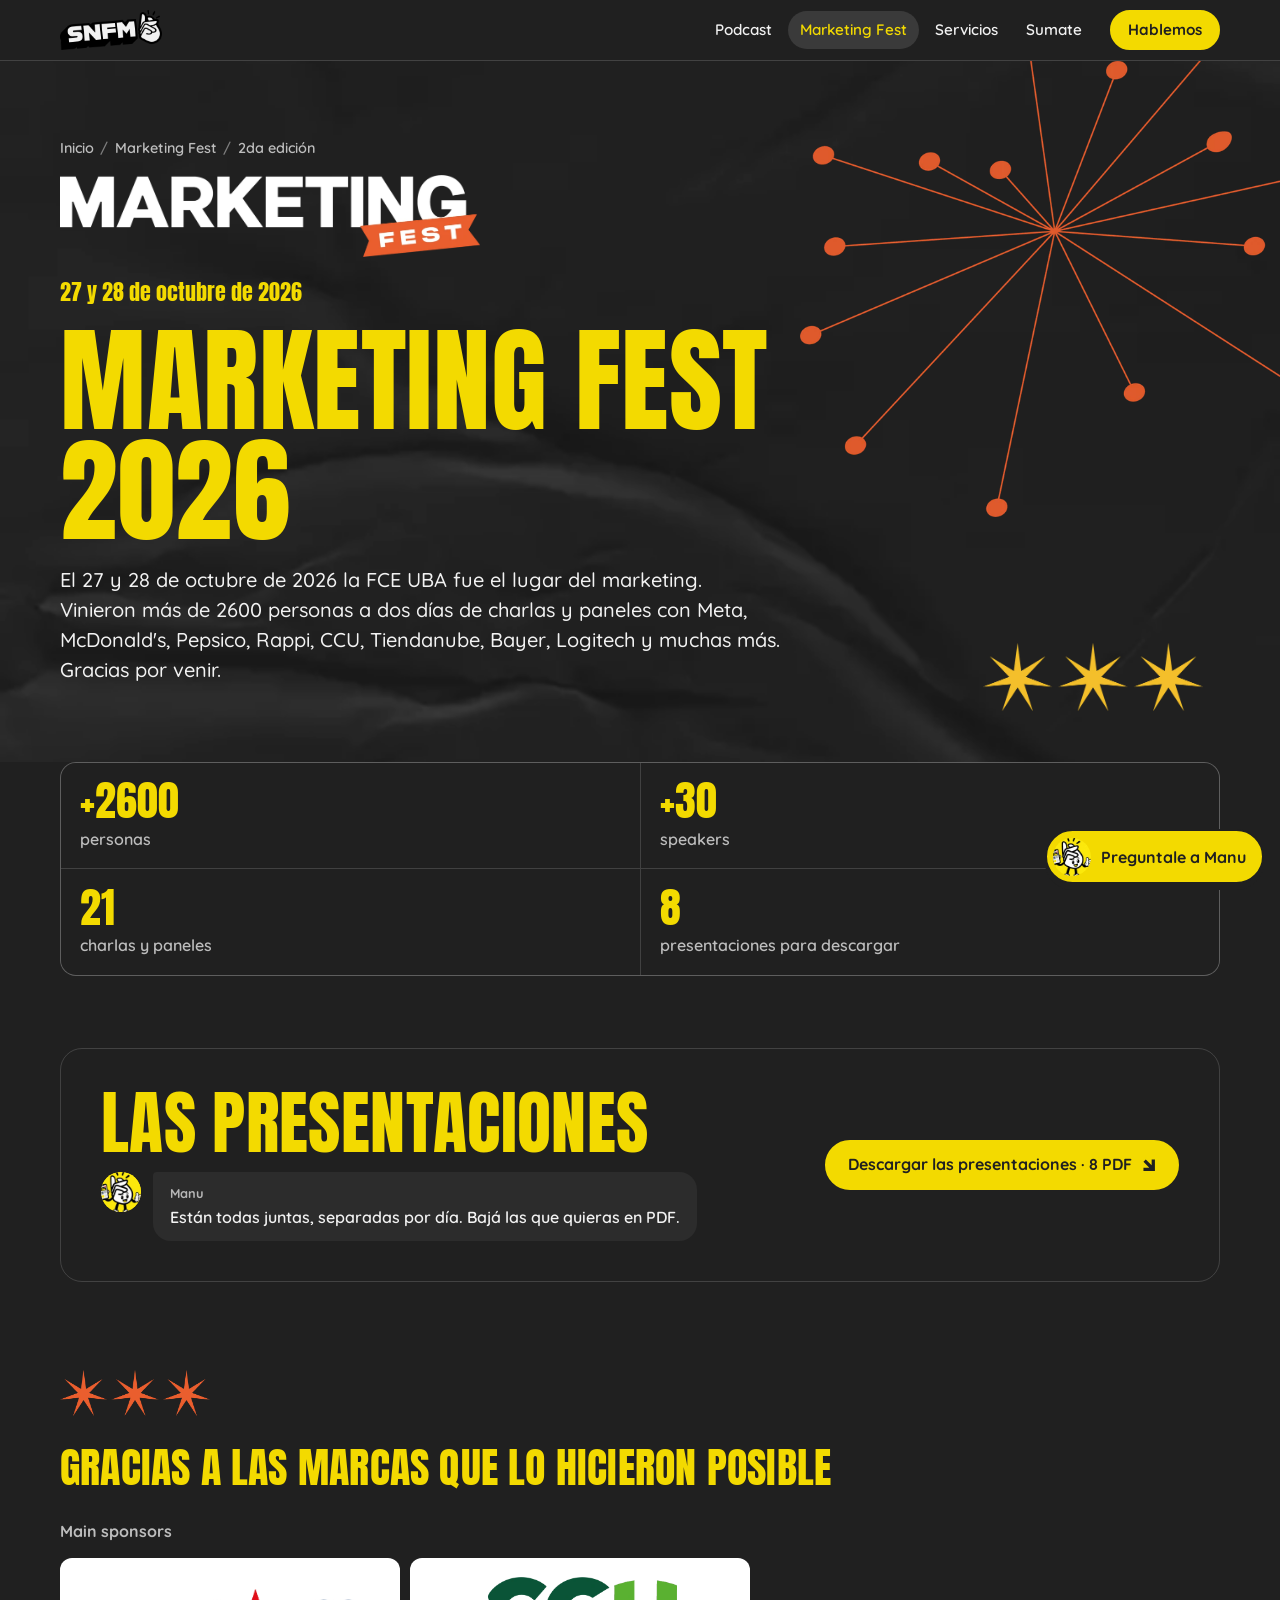
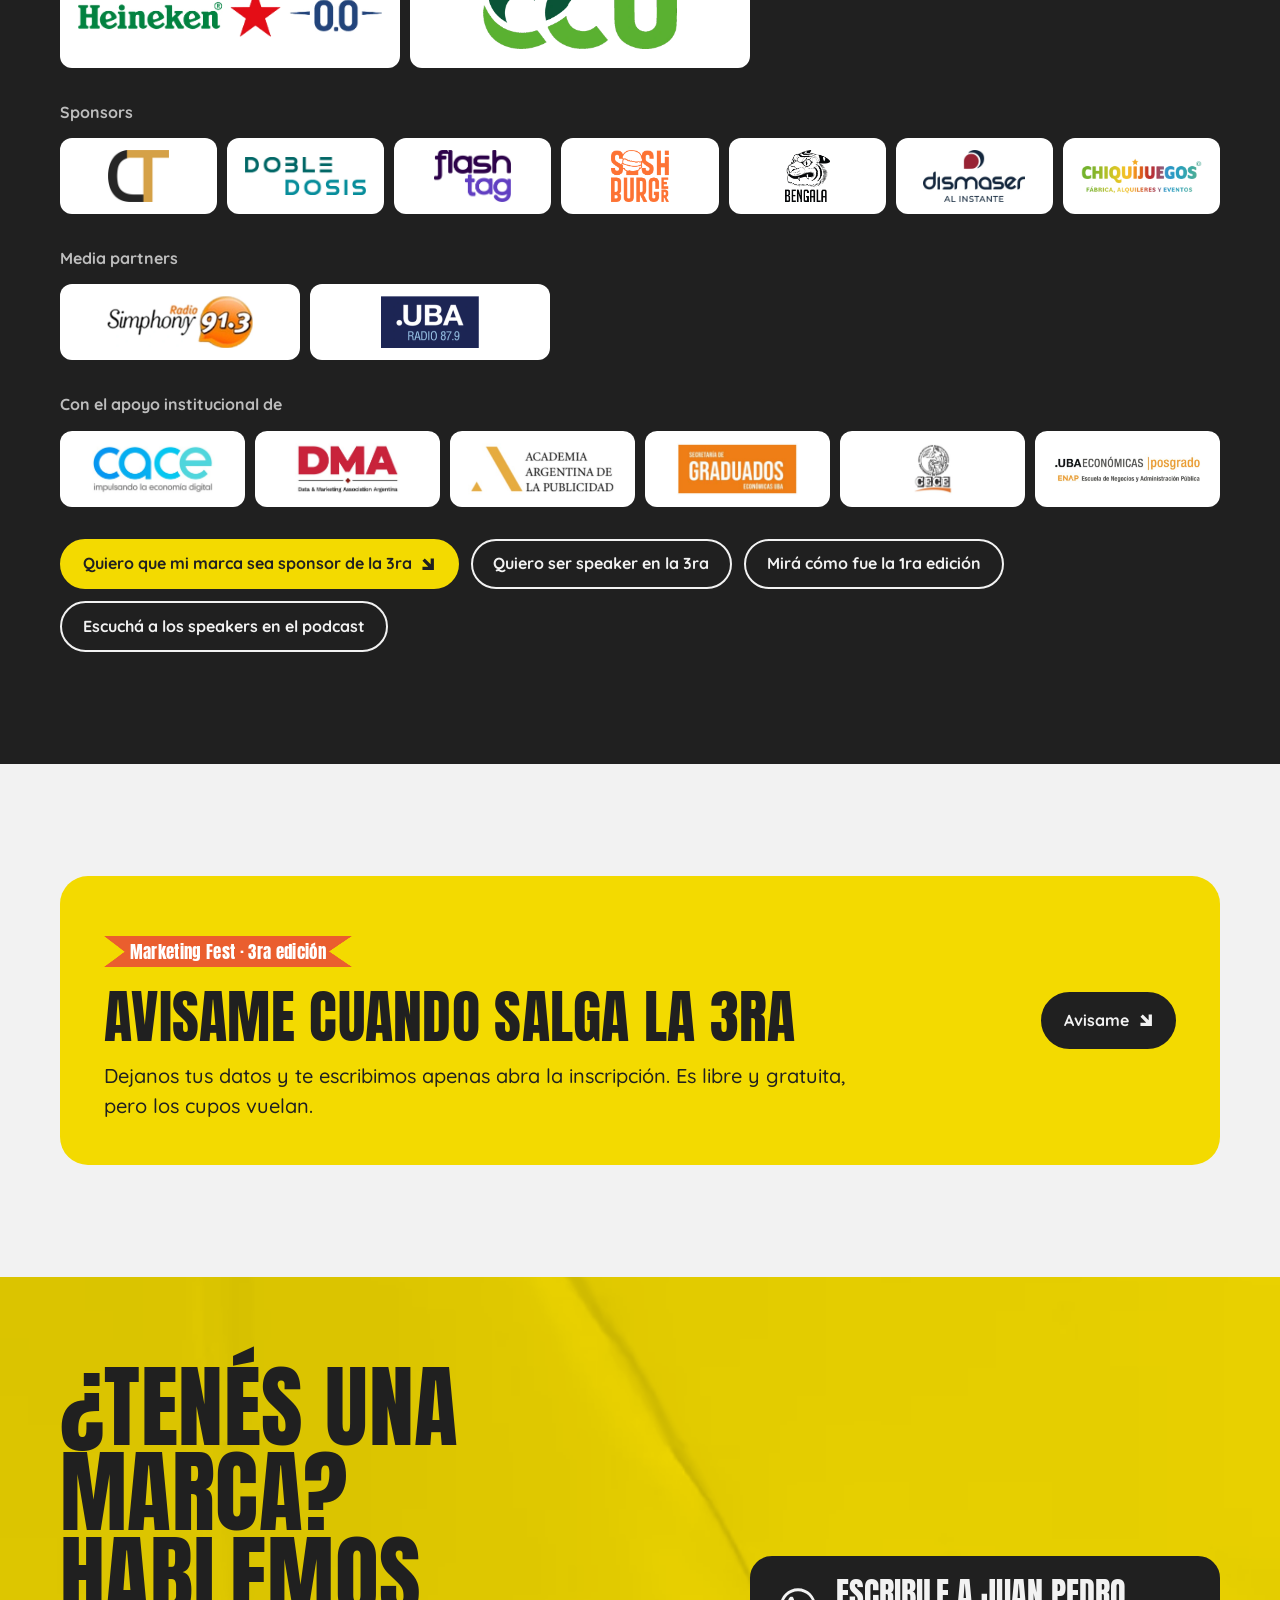
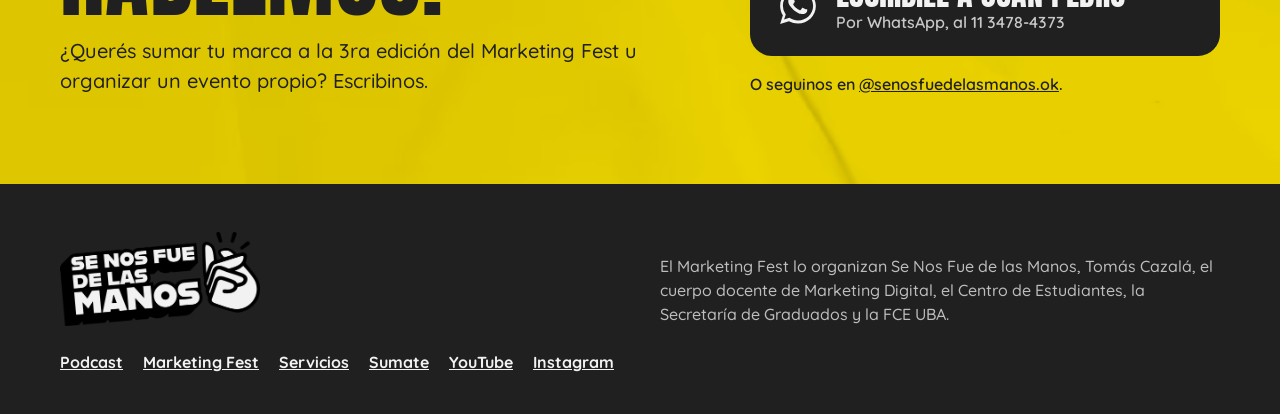
<file: marketing-fest/2026/index.html>
<!DOCTYPE html>
<html lang="es-AR">
<head>
<!-- Google Tag Manager -->
<script>(function(w,d,s,l,i){w[l]=w[l]||[];w[l].push({'gtm.start':
new Date().getTime(),event:'gtm.js'});var f=d.getElementsByTagName(s)[0],
j=d.createElement(s),dl=l!='dataLayer'?'&l='+l:'';j.async=true;j.src=
'https://www.googletagmanager.com/gtm.js?id='+i+dl;f.parentNode.insertBefore(j,f);
})(window,document,'script','dataLayer','GTM-5Z65GSRG');</script>
<!-- End Google Tag Manager -->
<meta charset="utf-8">
<meta name="viewport" content="width=device-width, initial-scale=1, viewport-fit=cover">
<title>Marketing Fest 2026 · Así fue la 2da edición en la FCE UBA</title>
<meta name="description" content="Así fue la 2da edición del Marketing Fest en la FCE UBA, el 27 y 28 de octubre de 2026. Descargá en PDF las presentaciones de McDonald&#39;s, Tiendanube, Agens, Go For y más.">
<meta property="og:type" content="website">
<meta property="og:site_name" content="Se Nos Fue de las Manos">
<meta property="og:locale" content="es_AR">
<meta property="og:title" content="Marketing Fest 2026 · Así fue la 2da edición en la FCE UBA">
<meta property="og:description" content="Así fue la 2da edición del Marketing Fest en la FCE UBA, el 27 y 28 de octubre de 2026. Descargá en PDF las presentaciones de McDonald&#39;s, Tiendanube, Agens, Go For y más.">
<meta property="og:image" content="../../assets/img/ed1/01.jpg">
<meta name="twitter:card" content="summary_large_image">
<meta name="theme-color" content="#202020">
<link rel="icon" type="image/png" href="../../favicon.png">
<link rel="apple-touch-icon" href="../../apple-touch-icon.png">
<link rel="preconnect" href="https://fonts.googleapis.com">
<link rel="preconnect" href="https://fonts.gstatic.com" crossorigin>
<link href="https://fonts.googleapis.com/css2?family=Anton&family=Quicksand:wght@500;600;700&display=swap" rel="stylesheet">
<link rel="stylesheet" href="../../assets/site.css">
<script type="application/ld+json">{"@context":"https://schema.org","@type":"Organization","name":"Se Nos Fue de las Manos","alternateName":"SNFM","description":"Docentes, ayudantes y estudiantes de la UBA que enseñan marketing fuera del aula: podcast con gerentes de marketing de marcas referentes y el Marketing Fest, libre y gratuito.","sameAs":["https://www.youtube.com/@SeNosFueDeLasManos","https://www.instagram.com/senosfuedelasmanos.ok/"]}</script>
<script type="application/ld+json">{"@context":"https://schema.org","@type":"Event","name":"Marketing Fest 2026 · 2da edición","startDate":"2026-10-27T14:00:00-03:00","endDate":"2026-10-28T21:00:00-03:00","description":"Dos días de charlas y paneles de marketing en la FCE UBA, libres y gratuitos, con más de 2600 personas y +30 speakers.","eventAttendanceMode":"https://schema.org/OfflineEventAttendanceMode","eventStatus":"https://schema.org/EventScheduled","isAccessibleForFree":true,"location":{"@type":"Place","name":"Facultad de Ciencias Económicas, UBA","address":{"@type":"PostalAddress","streetAddress":"Uriburu 781","addressLocality":"Ciudad Autónoma de Buenos Aires","addressCountry":"AR"}},"organizer":{"@type":"Organization","name":"Se Nos Fue de las Manos"}}</script>
</head>
<body>
<!-- Google Tag Manager (noscript) -->
<noscript><iframe src="https://www.googletagmanager.com/ns.html?id=GTM-5Z65GSRG"
height="0" width="0" style="display:none;visibility:hidden"></iframe></noscript>
<!-- End Google Tag Manager (noscript) -->
<header class="nav">
  <div class="wrap">
    <a class="home" href="../../" aria-label="Se Nos Fue de las Manos, inicio"><img src="../../assets/img/snfm/logo-snfm.webp" alt="" width="600" height="236"></a>
    <nav class="nav-links" aria-label="Secciones">
      <a href="../../podcast/">Podcast</a>
      <div class="dd">
        <a href="../../marketing-fest/" aria-current="page">Marketing Fest</a>
        <div class="dd-menu">
          <a href="../../marketing-fest/2026/">2da edición<small>27 y 28 de octubre de 2026</small></a>
          <a href="../../marketing-fest/2025/">1ra edición<small>25 y 26 de septiembre de 2025</small></a>
        </div>
      </div>
      <div class="dd">
        <a href="../../servicios/">Servicios</a>
        <div class="dd-menu">
          <a href="../../servicios/contenido-en-la-calle/">Contenido en la calle<small>Preguntas y dinámicas con la gente</small></a>
          <a href="../../servicios/videos-y-ugc/">Videos y UGC<small>Con nosotros o tu equipo como cara</small></a>
          <a href="../../servicios/eventos/">Eventos<small>Como el Marketing Fest</small></a>
          <a href="../../servicios/sponsor-del-podcast/">Sponsoreá el podcast<small>Tu marca en cada capítulo</small></a>
        </div>
      </div>
      <a href="../../sumate/">Sumate</a>
    </nav>
    <a class="cta" href="https://wa.me/5491134784373?text=%C2%A1Hola%2C%20Juampe!%20%C2%BFC%C3%B3mo%20est%C3%A1s%3F%20Te%20escribo%20desde%20la%20web%20de%20Se%20Nos%20Fue%20de%20las%20Manos%20para%20trabajar%20juntos." target="_blank" rel="noopener" data-wa>Hablemos</a>
  </div>
</header>

<main>
<section class="page-hero fest-hero">
  
  <img class="deco destello" src="../../assets/img/fest/destello-naranja.webp" alt="" aria-hidden="true"><img class="deco estrellas" src="../../assets/img/fest/estrellas-amarillo.webp" alt="" aria-hidden="true">
  <div class="wrap">
    <ol class="crumbs" aria-label="Estás en"><li><a href="../../">Inicio</a></li><li><a href="../../marketing-fest/">Marketing Fest</a></li><li aria-current="page">2da edición</li></ol>
    <img class="mf-logo" src="../../assets/img/fest/logo-marketing-fest-blanco.webp" alt="Marketing Fest" width="1000" height="195">
    <p class="num">27 y 28 de octubre de 2026</p>
    <h1>Marketing Fest 2026</h1>
    <p class="lead">El 27 y 28 de octubre de 2026 la FCE UBA fue el lugar del marketing. Vinieron más de 2600 personas a dos días de charlas y paneles con Meta, McDonald's, Pepsico, Rappi, CCU, Tiendanube, Bayer, Logitech y muchas más. Gracias por venir.</p>
    
    
  </div>
</section>
<section class="ch s-ink" aria-labelledby="t-dl" style="padding-top:0">
  <div class="wrap">
    <dl class="facts">
      <div><dt>+2600</dt><dd>personas</dd></div>
      <div><dt>+30</dt><dd>speakers</dd></div>
      <div><dt>21</dt><dd>charlas y paneles</dd></div>
      <div><dt>8</dt><dd>presentaciones para descargar</dd></div>
    </dl>
    <div class="dl-card" id="descargas">
      <div>
        <h2 id="t-dl">Las presentaciones</h2>
        <div class="says" style="margin:1rem 0 0"><span class="av" aria-hidden="true"><img src="../../assets/img/manu-avatar.webp" alt=""></span><p><b>Manu</b>Están todas juntas, separadas por día. Bajá las que quieras en PDF.</p></div>
      </div>
      <a class="cta" href="../../marketing-fest/2026/presentaciones/">Descargar las presentaciones · 8 PDF <svg aria-hidden="true"><use href="../../assets/icons.svg#arr"/></svg></a>
    </div>
    
    <div class="thanks" id="gracias">
      <img class="stars" src="../../assets/img/fest/estrellas-naranja.webp" alt="" aria-hidden="true">
      <h2 style="font-size:clamp(1.8rem,4vw,2.6rem)">Gracias a las marcas que lo hicieron posible</h2>
      <div><p class="label">Main sponsors</p><div class="logo-row main"><a href="https://www.heineken.com" target="_blank" rel="noopener"><img src="../../assets/img/logos/main-heineken-0-0.webp" alt="Heineken 0.0" loading="lazy"></a><a href="https://www.ccu.com.ar" target="_blank" rel="noopener"><img src="../../assets/img/logos/main-ccu.webp" alt="CCU" loading="lazy"></a></div></div>
      <div><p class="label">Sponsors</p><div class="logo-row"><a href="https://dtcomunicacion.com" target="_blank" rel="noopener"><img src="../../assets/img/logos/dt-comunicacion.png" alt="DT Comunicación" loading="lazy"></a><a href="https://somosdobledosis.com" target="_blank" rel="noopener"><img src="../../assets/img/logos/doble-dosis.png" alt="Doble Dosis" loading="lazy"></a><div><img src="../../assets/img/logos/flashtag.png" alt="FlashTag" loading="lazy"></div><div><img src="../../assets/img/logos/sushi-burger.png" alt="Sushi Burger" loading="lazy"></div><div><img src="../../assets/img/logos/bengala.webp" alt="Bengala" loading="lazy"></div><div><img src="../../assets/img/logos/dismaser.webp" alt="Dismaser" loading="lazy"></div><div><img src="../../assets/img/logos/chiquijuegos.webp" alt="Chiquijuegos" loading="lazy"></div></div></div>
      <div><p class="label">Media partners</p><div class="logo-row"><div><img src="../../assets/img/logos/media-radio-simphony-91-3.webp" alt="Radio Simphony 91.3" loading="lazy"></div><div><img src="../../assets/img/logos/media-radio-uba-87-9.webp" alt="Radio UBA 87.9" loading="lazy"></div></div></div>
      <div><p class="label">Con el apoyo institucional de</p><div class="logo-row"><div><img src="../../assets/img/logos/inst-cace-camara-argentina-de-comercio-electronico.jpg" alt="CACE, Cámara Argentina de Comercio Electrónico" loading="lazy"></div><div><img src="../../assets/img/logos/inst-dma-data-marketing-association-argentina.jpg" alt="DMA, Data &amp; Marketing Association Argentina" loading="lazy"></div><div><img src="../../assets/img/logos/inst-academia-argentina-de-la-publicidad.jpg" alt="Academia Argentina de la Publicidad" loading="lazy"></div><div><img src="../../assets/img/logos/inst-secretaria-de-graduados-economicas-uba.jpg" alt="Secretaría de Graduados, Económicas UBA" loading="lazy"></div><div><img src="../../assets/img/logos/inst-cece-centro-de-estudiantes-de-ciencias-economicas.jpg" alt="CECE, Centro de Estudiantes de Ciencias Económicas" loading="lazy"></div><div><img src="../../assets/img/logos/inst-uba-economicas-posgrado-enap.jpg" alt="UBA Económicas Posgrado, ENAP" loading="lazy"></div></div></div>
    </div>
    <div class="next-links">
      <a class="cta" href="../../marketing-fest/#sponsor-3ra">Quiero que mi marca sea sponsor de la 3ra <svg aria-hidden="true"><use href="../../assets/icons.svg#arr"/></svg></a>
      <a class="ghost" href="../../marketing-fest/#speaker">Quiero ser speaker en la 3ra</a>
      <a class="ghost" href="../../marketing-fest/2025/">Mirá cómo fue la 1ra edición</a>
      <a class="ghost" href="../../podcast/">Escuchá a los speakers en el podcast</a>
    </div>
  </div>
</section>
<section class="ch aviso-wrap" id="tercera" aria-labelledby="t-tercera">
  <div class="wrap">
    <div class="aviso">
      <div>
        <p class="num ribbon">Marketing Fest · 3ra edición</p>
        <h2 id="t-tercera">Avisame cuando salga la 3ra</h2>
        <p class="lead">Dejanos tus datos y te escribimos apenas abra la inscripción. Es libre y gratuita, pero los cupos vuelan.</p>
        <button class="cta ink open-form" type="button" aria-controls="tercera-form" aria-expanded="true" hidden>Avisame <svg aria-hidden="true"><use href="../../assets/icons.svg#arr"/></svg></button>
      </div>
      <form class="aviso-form" id="tercera-form" data-aviso="https://n8n.dtcomunicacion.com/webhook/preinscripcion-mkt-fest" data-hook="https://n8n.dtcomunicacion.com/webhook/formularios-snfm" novalidate>
        <div class="f"><label for="tercera-n">Nombre y apellido</label><input id="tercera-n" name="nombre" autocomplete="name" required></div>
        <div class="f"><label for="tercera-e">Email</label><input id="tercera-e" name="email" type="email" autocomplete="email" required></div>
        <div class="f"><label for="tercera-t">Teléfono (WhatsApp)</label><input id="tercera-t" name="whatsapp" type="tel" inputmode="tel" autocomplete="tel" placeholder="11 2345 6789" required></div>
        <p class="err" role="alert"></p>
        <button class="cta ink" type="submit">Avisame <svg aria-hidden="true"><use href="../../assets/icons.svg#arr"/></svg></button>
        <p class="fine">Solo te escribimos para avisarte de la 3ra edición del Marketing Fest.</p>
      </form>
      <div class="aviso-ok" hidden tabindex="-1"></div>
    </div>
  </div>
</section>
<section class="band s-y" aria-labelledby="t-hab">
  <div class="wrap talk-to">
    <div class="ch-head" style="margin:0">
      <h2 id="t-hab">¿Tenés una marca? Hablemos.</h2>
      <p class="lead">¿Querés sumar tu marca a la 3ra edición del Marketing Fest u organizar un evento propio? Escribinos.</p>
    </div>
    <div>
      <a class="wa" href="https://wa.me/5491134784373?text=%C2%A1Hola%2C%20Juampe!%20%C2%BFC%C3%B3mo%20est%C3%A1s%3F%20Te%20escribo%20desde%20la%20web%20de%20Se%20Nos%20Fue%20de%20las%20Manos%20para%20trabajar%20juntos." target="_blank" rel="noopener" data-wa>
        <svg class="w" aria-hidden="true"><use href="../../assets/icons.svg#wa"/></svg>
        <div><strong>Escribile a Juan Pedro</strong><span>Por WhatsApp, al 11 3478-4373</span></div>
      </a>
      <p class="also">O seguinos en <a href="https://www.instagram.com/senosfuedelasmanos.ok/" target="_blank" rel="noopener">@senosfuedelasmanos.ok</a>.</p>
    </div>
  </div>
</section>
</main>

<footer class="foot">
  <div class="wrap">
    <img class="logo" src="../../assets/img/snfm/logo-se-nos-fue.webp" alt="Se Nos Fue de las Manos" width="900" height="421" loading="lazy">
    <p>El Marketing Fest lo organizan Se Nos Fue de las Manos, Tomás Cazalá, el cuerpo docente de Marketing Digital, el Centro de Estudiantes, la Secretaría de Graduados y la FCE UBA.</p>
    <nav aria-label="Más">
      <a href="../../podcast/">Podcast</a>
      <a href="../../marketing-fest/">Marketing Fest</a>
      <a href="../../servicios/">Servicios</a>
      <a href="../../sumate/">Sumate</a>
      <a href="https://www.youtube.com/@SeNosFueDeLasManos" target="_blank" rel="noopener">YouTube</a>
      <a href="https://www.instagram.com/senosfuedelasmanos.ok/" target="_blank" rel="noopener">Instagram</a>
    </nav>
  </div>
</footer>

<button class="ask-fab" data-ask aria-haspopup="dialog"><span class="av" aria-hidden="true"><img src="../../assets/img/manu-avatar.webp" alt=""></span>Preguntale a Manu</button>
<dialog class="chat" id="chat" aria-labelledby="chat-t">
  <div class="chat-h">
    <span class="av" aria-hidden="true"><img src="../../assets/img/manu-avatar.webp" alt=""></span>
    <div><b id="chat-t">Manu</b><small>Vocero con IA de SNFM</small></div>
    <button data-close aria-label="Cerrar">×</button>
  </div>
  <div class="chat-log" id="chat-log" aria-live="polite"></div>
  <div class="chat-q" id="chat-q"></div>
</dialog>
<script>window.QA=[{"q":"¿Dónde bajo las presentaciones del Marketing Fest?","a":"Están en <a href=\"../../marketing-fest/2026/presentaciones/\">las presentaciones de la 2da edición</a>, separadas por día. Tocá \"Descargar PDF\" en la charla que quieras."},{"q":"¿Cuándo es la 3ra edición del Marketing Fest?","a":"Todavía no tiene fecha. Dejá tus datos en <a href=\"../../marketing-fest/#tercera\">Avisame cuando salga la 3ra</a> y te escribimos apenas abra la inscripción."},{"q":"¿Dónde veo el podcast?","a":"En nuestro <a href=\"https://www.youtube.com/@SeNosFueDeLasManos\" target=\"_blank\" rel=\"noopener\">canal de YouTube</a>. Si no sabés por cuál arrancar, andá por el de Con el Kora o el de McDonald's. Están todos en <a href=\"../../podcast/\">la página del podcast</a>."},{"q":"Tengo una marca, ¿qué pueden hacer conmigo?","a":"Mirá <a href=\"../../servicios/\">nuestros servicios</a>: <a href=\"../../servicios/contenido-en-la-calle/\">Contenido en la calle</a>, <a href=\"../../servicios/videos-y-ugc/\">videos y UGC</a> con nosotros o alguien de tu equipo como cara, <a href=\"../../servicios/eventos/\">eventos</a> como el Marketing Fest y tu marca en el podcast."},{"q":"¿Cómo me sumo a Se Nos Fue?","a":"Anotate en <a href=\"../../sumate/\">Sumate</a> y contanos en qué podés ayudar. Ojo: no es remunerado, lo hacemos por amor al marketing."},{"q":"¿Mi marca puede ser sponsor del podcast?","a":"¡Sí! Sponsorear solo el podcast sale 2.000 USD. Mirá <a href=\"../../servicios/sponsor-del-podcast/\">qué incluye</a> o escribile directo a Juan Pedro por <a href=\"https://wa.me/5491134784373?text=%C2%A1Hola%2C%20Juampe!%20%C2%BFC%C3%B3mo%20est%C3%A1s%3F%20Te%20escribo%20desde%20la%20web%20de%20Se%20Nos%20Fue%20de%20las%20Manos%20porque%20quiero%20que%20mi%20marca%20sea%20sponsor%20del%20podcast.\" target=\"_blank\" rel=\"noopener\">WhatsApp</a>."},{"q":"¿Puedo hacer un capítulo del podcast sin ser sponsor?","a":"¡Sí, y es gratis! Proponé tu capítulo en <a href=\"../../podcast/#invitado\">Vení al podcast</a>."},{"q":"¿Cómo hago para ser speaker en el Marketing Fest?","a":"Es gratis. Contanos tu propuesta de valor (qué se lleva la gente de tu charla) en <a href=\"../../marketing-fest/#speaker\">Sé speaker en el Marketing Fest</a>."},{"q":"¿Cómo sumo mi marca como sponsor de la 3ra edición?","a":"Dejanos tus datos en <a href=\"../../marketing-fest/#sponsor-3ra\">Sumá tu marca como sponsor</a> y te mandamos las opciones."},{"q":"¿Cuánto sale?","a":"Depende de la idea. Escribile a Juan Pedro por <a href=\"https://wa.me/5491134784373?text=%C2%A1Hola%2C%20Juampe!%20%C2%BFC%C3%B3mo%20est%C3%A1s%3F%20Te%20escribo%20desde%20la%20web%20de%20Se%20Nos%20Fue%20de%20las%20Manos%20para%20trabajar%20juntos.\" target=\"_blank\" rel=\"noopener\">WhatsApp</a>, contale qué tenés en mente y te pasa una propuesta."},{"q":"¿Quién sos?","a":"Soy Manu, el vocero con IA de Se Nos Fue de las Manos. Te ayudo a encontrar lo que buscás en la web. Para algo más, te paso con el equipo."}];</script>
<script src="../../assets/site.js" defer></script>
</body>
</html>
</file>
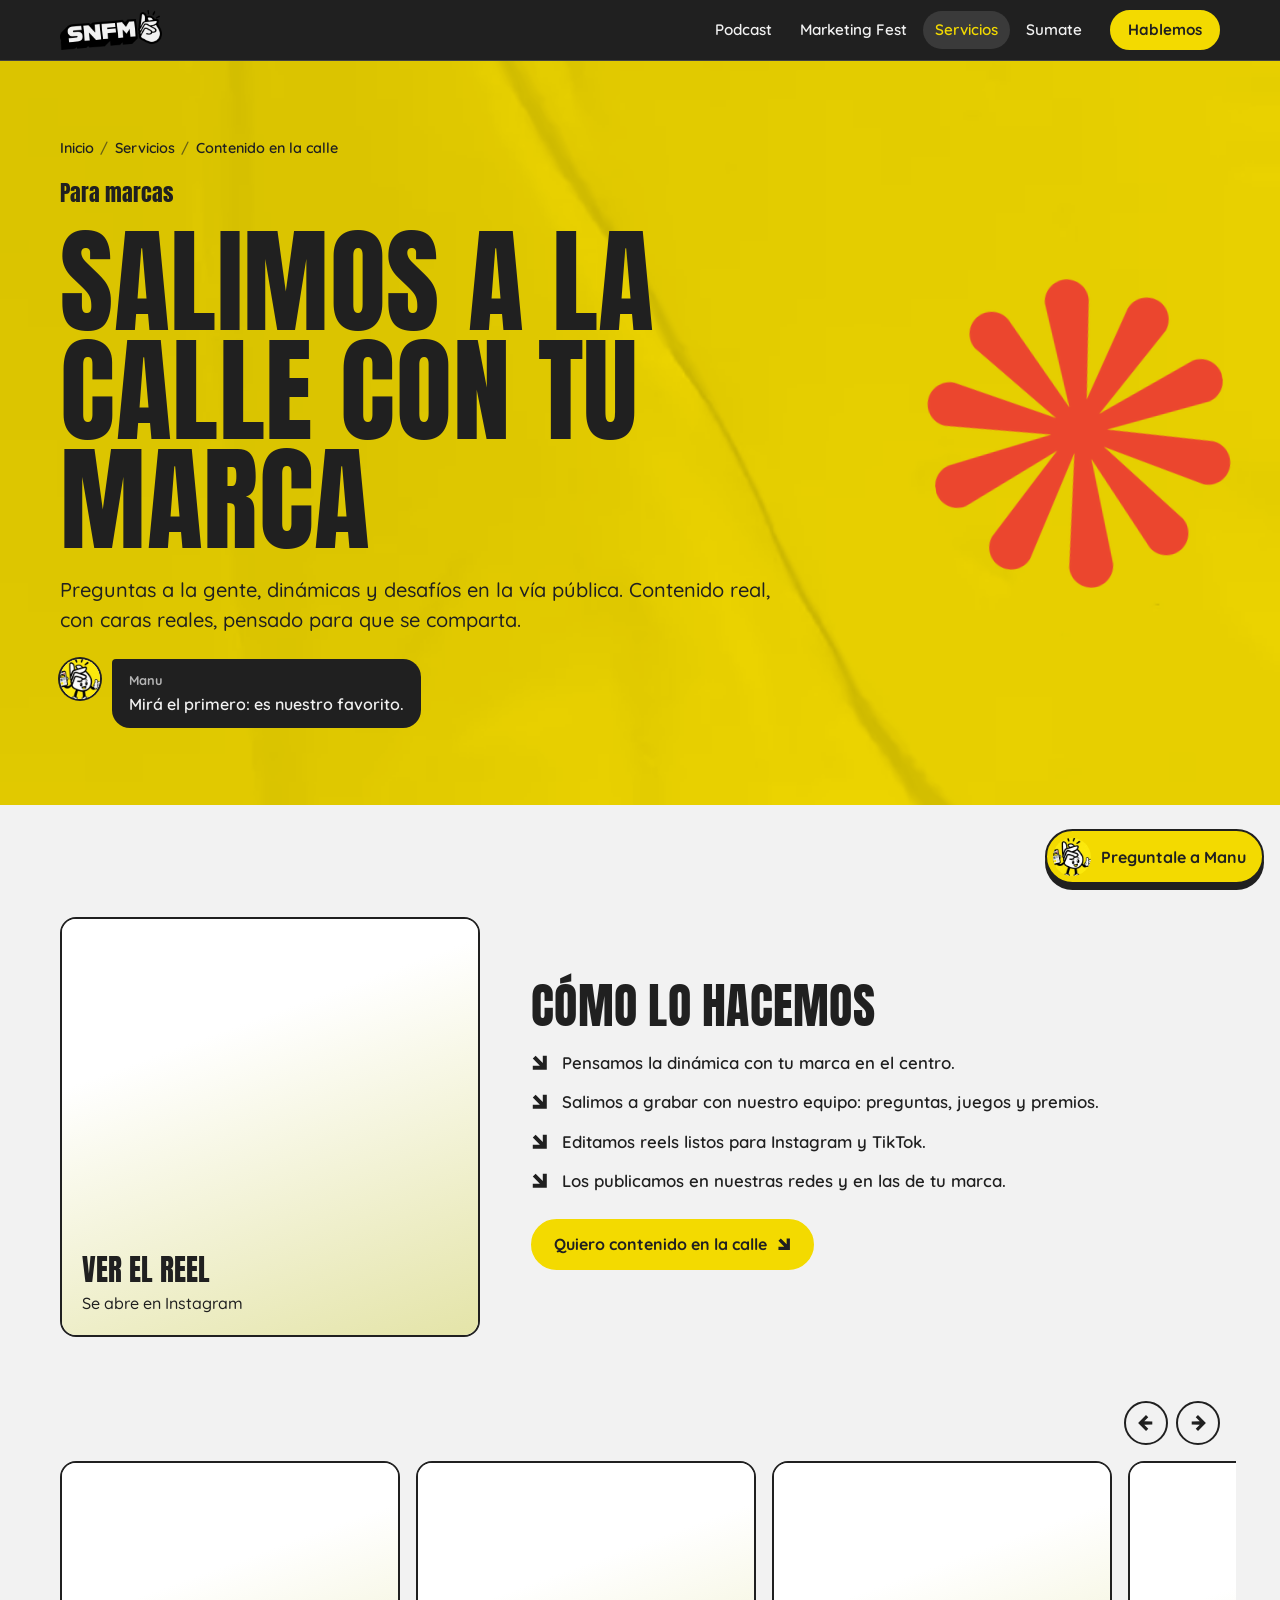
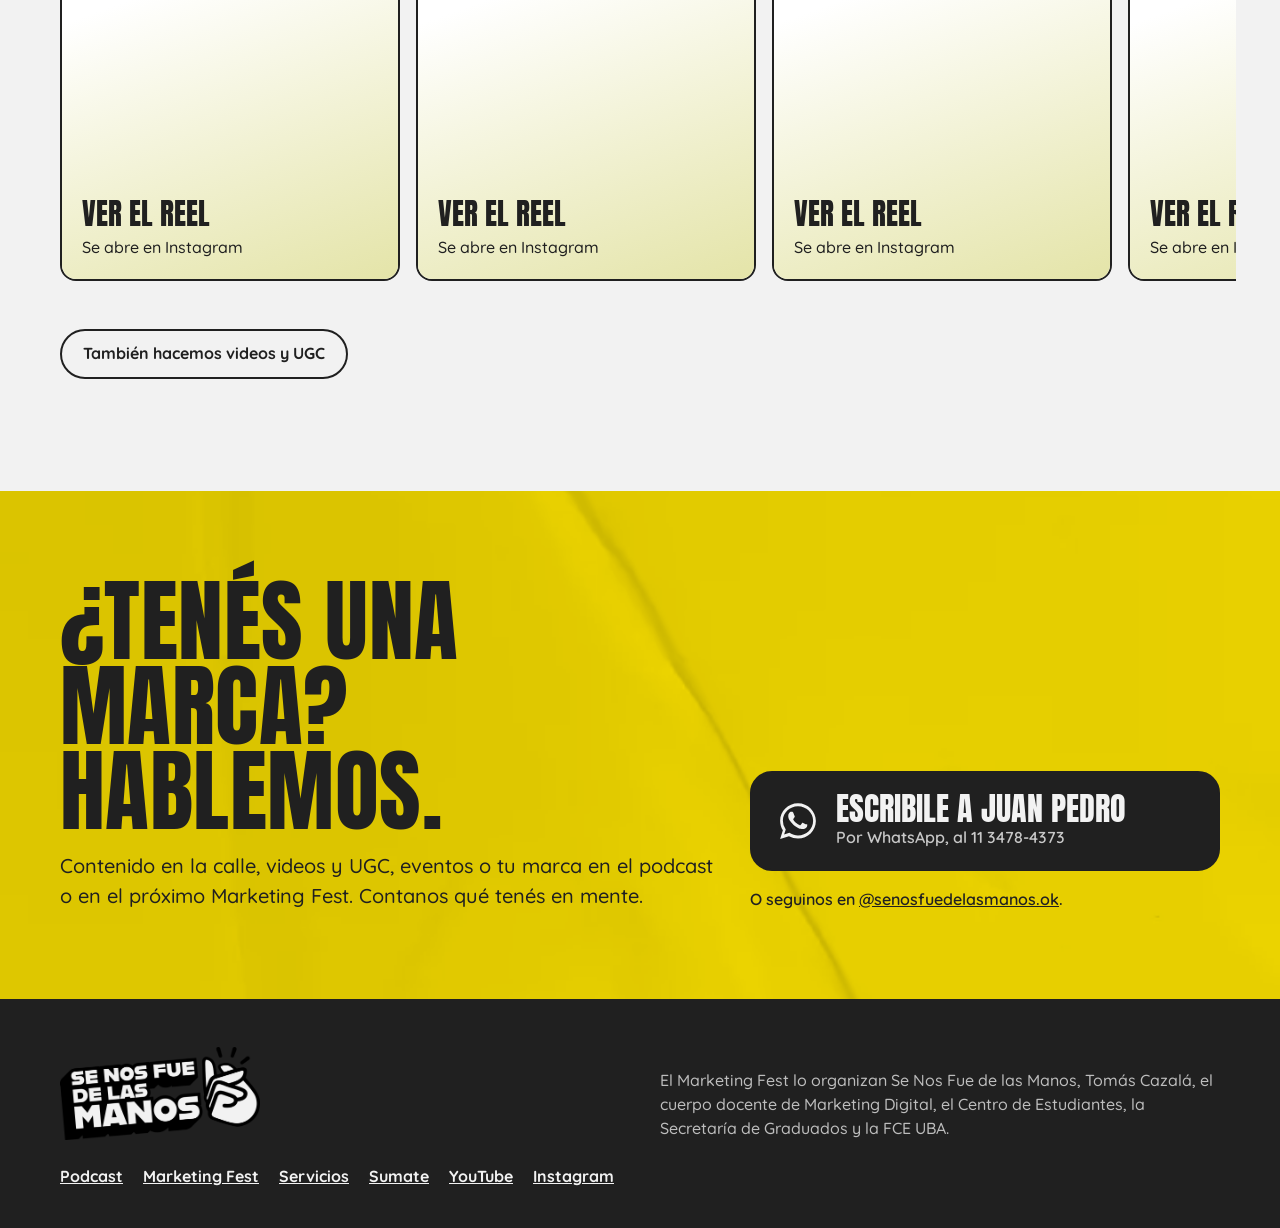
<file: servicios/contenido-en-la-calle/index.html>
<!DOCTYPE html>
<html lang="es-AR">
<head>
<!-- Google Tag Manager -->
<script>(function(w,d,s,l,i){w[l]=w[l]||[];w[l].push({'gtm.start':
new Date().getTime(),event:'gtm.js'});var f=d.getElementsByTagName(s)[0],
j=d.createElement(s),dl=l!='dataLayer'?'&l='+l:'';j.async=true;j.src=
'https://www.googletagmanager.com/gtm.js?id='+i+dl;f.parentNode.insertBefore(j,f);
})(window,document,'script','dataLayer','GTM-5Z65GSRG');</script>
<!-- End Google Tag Manager -->
<meta charset="utf-8">
<meta name="viewport" content="width=device-width, initial-scale=1, viewport-fit=cover">
<title>Contenido de marca en la calle · Se Nos Fue de las Manos</title>
<meta name="description" content="Preguntas a la gente, dinámicas y desafíos en la vía pública con tu marca en el centro. Mirá los reels que hicimos y escribinos para hacer el tuyo.">
<meta property="og:type" content="website">
<meta property="og:site_name" content="Se Nos Fue de las Manos">
<meta property="og:locale" content="es_AR">
<meta property="og:title" content="Contenido de marca en la calle · Se Nos Fue de las Manos">
<meta property="og:description" content="Preguntas a la gente, dinámicas y desafíos en la vía pública con tu marca en el centro. Mirá los reels que hicimos y escribinos para hacer el tuyo.">
<meta property="og:image" content="../../assets/img/ed1/01.jpg">
<meta name="twitter:card" content="summary_large_image">
<meta name="theme-color" content="#202020">
<link rel="icon" type="image/png" href="../../favicon.png">
<link rel="apple-touch-icon" href="../../apple-touch-icon.png">
<link rel="preconnect" href="https://fonts.googleapis.com">
<link rel="preconnect" href="https://fonts.gstatic.com" crossorigin>
<link href="https://fonts.googleapis.com/css2?family=Anton&family=Quicksand:wght@500;600;700&display=swap" rel="stylesheet">
<link rel="stylesheet" href="../../assets/site.css">
<script type="application/ld+json">{"@context":"https://schema.org","@type":"Organization","name":"Se Nos Fue de las Manos","alternateName":"SNFM","description":"Docentes, ayudantes y estudiantes de la UBA que enseñan marketing fuera del aula: podcast con gerentes de marketing de marcas referentes y el Marketing Fest, libre y gratuito.","sameAs":["https://www.youtube.com/@SeNosFueDeLasManos","https://www.instagram.com/senosfuedelasmanos.ok/"]}</script>
</head>
<body>
<!-- Google Tag Manager (noscript) -->
<noscript><iframe src="https://www.googletagmanager.com/ns.html?id=GTM-5Z65GSRG"
height="0" width="0" style="display:none;visibility:hidden"></iframe></noscript>
<!-- End Google Tag Manager (noscript) -->
<header class="nav">
  <div class="wrap">
    <a class="home" href="../../" aria-label="Se Nos Fue de las Manos, inicio"><img src="../../assets/img/snfm/logo-snfm.webp" alt="" width="600" height="236"></a>
    <nav class="nav-links" aria-label="Secciones">
      <a href="../../podcast/">Podcast</a>
      <div class="dd">
        <a href="../../marketing-fest/">Marketing Fest</a>
        <div class="dd-menu">
          <a href="../../marketing-fest/2026/">2da edición<small>27 y 28 de octubre de 2026</small></a>
          <a href="../../marketing-fest/2025/">1ra edición<small>25 y 26 de septiembre de 2025</small></a>
        </div>
      </div>
      <div class="dd">
        <a href="../../servicios/" aria-current="page">Servicios</a>
        <div class="dd-menu">
          <a href="../../servicios/contenido-en-la-calle/">Contenido en la calle<small>Preguntas y dinámicas con la gente</small></a>
          <a href="../../servicios/videos-y-ugc/">Videos y UGC<small>Con nosotros o tu equipo como cara</small></a>
          <a href="../../servicios/eventos/">Eventos<small>Como el Marketing Fest</small></a>
          <a href="../../servicios/sponsor-del-podcast/">Sponsoreá el podcast<small>Tu marca en cada capítulo</small></a>
        </div>
      </div>
      <a href="../../sumate/">Sumate</a>
    </nav>
    <a class="cta" href="https://wa.me/5491134784373?text=%C2%A1Hola%2C%20Juampe!%20%C2%BFC%C3%B3mo%20est%C3%A1s%3F%20Te%20escribo%20desde%20la%20web%20de%20Se%20Nos%20Fue%20de%20las%20Manos%20para%20trabajar%20juntos." target="_blank" rel="noopener" data-wa>Hablemos</a>
  </div>
</header>

<main>
<section class="page-hero s-y deco-hero">
  <span class="shape hero-shape" aria-hidden="true" style="background:var(--red);-webkit-mask-image:url(../../assets/img/snfm/forma-sol.webp);mask-image:url(../../assets/img/snfm/forma-sol.webp)"></span>
  
  <div class="wrap">
    <ol class="crumbs" aria-label="Estás en"><li><a href="../../">Inicio</a></li><li><a href="../../servicios/">Servicios</a></li><li aria-current="page">Contenido en la calle</li></ol>
    
    <p class="num">Para marcas</p>
    <h1>Salimos a la calle con tu marca</h1>
    <p class="lead">Preguntas a la gente, dinámicas y desafíos en la vía pública. Contenido real, con caras reales, pensado para que se comparta.</p>
    <div class="says"><span class="av" aria-hidden="true"><img src="../../assets/img/manu-avatar.webp" alt=""></span><p><b>Manu</b>Mirá el primero: es nuestro favorito.</p></div>
    
  </div>
</section>
<section class="ch" aria-labelledby="t-reels" data-ig-wrap>
  <div class="wrap">
    <h2 class="sr" id="t-reels">Reels</h2>
    <div class="reel-hot">
      <div class="ig"><blockquote class="instagram-media" data-instgrm-permalink="https://www.instagram.com/reel/DYiW6gNxA1m/" data-instgrm-version="14"></blockquote>
  <a class="ig-fallback" href="https://www.instagram.com/reel/DYiW6gNxA1m/" target="_blank" rel="noopener"><strong>Ver el reel</strong><span>Se abre en Instagram</span></a></div>
      <div>
        <h3 style="font-size:clamp(2rem,4vw,3rem);margin-bottom:1.25rem">Cómo lo hacemos</h3>
        <ul>
          <li><svg aria-hidden="true"><use href="../../assets/icons.svg#arr"/></svg>Pensamos la dinámica con tu marca en el centro.</li>
          <li><svg aria-hidden="true"><use href="../../assets/icons.svg#arr"/></svg>Salimos a grabar con nuestro equipo: preguntas, juegos y premios.</li>
          <li><svg aria-hidden="true"><use href="../../assets/icons.svg#arr"/></svg>Editamos reels listos para Instagram y TikTok.</li>
          <li><svg aria-hidden="true"><use href="../../assets/icons.svg#arr"/></svg>Los publicamos en nuestras redes y en las de tu marca.</li>
        </ul>
        <div class="btns"><a class="cta" href="https://wa.me/5491134784373?text=%C2%A1Hola%2C%20Juampe!%20%C2%BFC%C3%B3mo%20est%C3%A1s%3F%20Te%20escribo%20desde%20la%20web%20de%20Se%20Nos%20Fue%20de%20las%20Manos%20para%20trabajar%20juntos." target="_blank" rel="noopener" data-wa>Quiero contenido en la calle <svg aria-hidden="true"><use href="../../assets/icons.svg#arr"/></svg></a></div>
      </div>
    </div>
    <div class="reels-nav" aria-hidden="true">
      <button class="prev" tabindex="-1" data-reels="-1"><svg><use href="../../assets/icons.svg#arr"/></svg></button>
      <button class="next" tabindex="-1" data-reels="1"><svg><use href="../../assets/icons.svg#arr"/></svg></button>
    </div>
    <div class="reels" id="reels" aria-label="Más reels en la calle"><div><div class="ig"><blockquote class="instagram-media" data-instgrm-permalink="https://www.instagram.com/reel/DdcYkM5xXD0/" data-instgrm-version="14"></blockquote>
  <a class="ig-fallback" href="https://www.instagram.com/reel/DdcYkM5xXD0/" target="_blank" rel="noopener"><strong>Ver el reel</strong><span>Se abre en Instagram</span></a></div></div><div><div class="ig"><blockquote class="instagram-media" data-instgrm-permalink="https://www.instagram.com/reel/DZs4iNTDESi/" data-instgrm-version="14"></blockquote>
  <a class="ig-fallback" href="https://www.instagram.com/reel/DZs4iNTDESi/" target="_blank" rel="noopener"><strong>Ver el reel</strong><span>Se abre en Instagram</span></a></div></div><div><div class="ig"><blockquote class="instagram-media" data-instgrm-permalink="https://www.instagram.com/reel/DZf4kmaCDbi/" data-instgrm-version="14"></blockquote>
  <a class="ig-fallback" href="https://www.instagram.com/reel/DZf4kmaCDbi/" target="_blank" rel="noopener"><strong>Ver el reel</strong><span>Se abre en Instagram</span></a></div></div><div><div class="ig"><blockquote class="instagram-media" data-instgrm-permalink="https://www.instagram.com/reel/DZdd1XGF3Tg/" data-instgrm-version="14"></blockquote>
  <a class="ig-fallback" href="https://www.instagram.com/reel/DZdd1XGF3Tg/" target="_blank" rel="noopener"><strong>Ver el reel</strong><span>Se abre en Instagram</span></a></div></div><div><div class="ig"><blockquote class="instagram-media" data-instgrm-permalink="https://www.instagram.com/reel/DZa92xIgg2l/" data-instgrm-version="14"></blockquote>
  <a class="ig-fallback" href="https://www.instagram.com/reel/DZa92xIgg2l/" target="_blank" rel="noopener"><strong>Ver el reel</strong><span>Se abre en Instagram</span></a></div></div><div><div class="ig"><blockquote class="instagram-media" data-instgrm-permalink="https://www.instagram.com/reel/DZK1BDGH1ne/" data-instgrm-version="14"></blockquote>
  <a class="ig-fallback" href="https://www.instagram.com/reel/DZK1BDGH1ne/" target="_blank" rel="noopener"><strong>Ver el reel</strong><span>Se abre en Instagram</span></a></div></div><div><div class="ig"><blockquote class="instagram-media" data-instgrm-permalink="https://www.instagram.com/reel/DYnjpQzP2E8/" data-instgrm-version="14"></blockquote>
  <a class="ig-fallback" href="https://www.instagram.com/reel/DYnjpQzP2E8/" target="_blank" rel="noopener"><strong>Ver el reel</strong><span>Se abre en Instagram</span></a></div></div></div>
    <div class="next-links"><a class="ghost" href="../../servicios/videos-y-ugc/">También hacemos videos y UGC</a></div>
  </div>
</section>
<section class="band s-y" aria-labelledby="t-hab">
  <div class="wrap talk-to">
    <div class="ch-head" style="margin:0">
      <h2 id="t-hab">¿Tenés una marca? Hablemos.</h2>
      <p class="lead">Contenido en la calle, videos y UGC, eventos o tu marca en el podcast o en el próximo Marketing Fest. Contanos qué tenés en mente.</p>
    </div>
    <div>
      <a class="wa" href="https://wa.me/5491134784373?text=%C2%A1Hola%2C%20Juampe!%20%C2%BFC%C3%B3mo%20est%C3%A1s%3F%20Te%20escribo%20desde%20la%20web%20de%20Se%20Nos%20Fue%20de%20las%20Manos%20para%20trabajar%20juntos." target="_blank" rel="noopener" data-wa>
        <svg class="w" aria-hidden="true"><use href="../../assets/icons.svg#wa"/></svg>
        <div><strong>Escribile a Juan Pedro</strong><span>Por WhatsApp, al 11 3478-4373</span></div>
      </a>
      <p class="also">O seguinos en <a href="https://www.instagram.com/senosfuedelasmanos.ok/" target="_blank" rel="noopener">@senosfuedelasmanos.ok</a>.</p>
    </div>
  </div>
</section>
</main>

<footer class="foot">
  <div class="wrap">
    <img class="logo" src="../../assets/img/snfm/logo-se-nos-fue.webp" alt="Se Nos Fue de las Manos" width="900" height="421" loading="lazy">
    <p>El Marketing Fest lo organizan Se Nos Fue de las Manos, Tomás Cazalá, el cuerpo docente de Marketing Digital, el Centro de Estudiantes, la Secretaría de Graduados y la FCE UBA.</p>
    <nav aria-label="Más">
      <a href="../../podcast/">Podcast</a>
      <a href="../../marketing-fest/">Marketing Fest</a>
      <a href="../../servicios/">Servicios</a>
      <a href="../../sumate/">Sumate</a>
      <a href="https://www.youtube.com/@SeNosFueDeLasManos" target="_blank" rel="noopener">YouTube</a>
      <a href="https://www.instagram.com/senosfuedelasmanos.ok/" target="_blank" rel="noopener">Instagram</a>
    </nav>
  </div>
</footer>

<button class="ask-fab" data-ask aria-haspopup="dialog"><span class="av" aria-hidden="true"><img src="../../assets/img/manu-avatar.webp" alt=""></span>Preguntale a Manu</button>
<dialog class="chat" id="chat" aria-labelledby="chat-t">
  <div class="chat-h">
    <span class="av" aria-hidden="true"><img src="../../assets/img/manu-avatar.webp" alt=""></span>
    <div><b id="chat-t">Manu</b><small>Vocero con IA de SNFM</small></div>
    <button data-close aria-label="Cerrar">×</button>
  </div>
  <div class="chat-log" id="chat-log" aria-live="polite"></div>
  <div class="chat-q" id="chat-q"></div>
</dialog>
<script>window.QA=[{"q":"¿Dónde bajo las presentaciones del Marketing Fest?","a":"Están en <a href=\"../../marketing-fest/2026/presentaciones/\">las presentaciones de la 2da edición</a>, separadas por día. Tocá \"Descargar PDF\" en la charla que quieras."},{"q":"¿Cuándo es la 3ra edición del Marketing Fest?","a":"Todavía no tiene fecha. Dejá tus datos en <a href=\"../../marketing-fest/#tercera\">Avisame cuando salga la 3ra</a> y te escribimos apenas abra la inscripción."},{"q":"¿Dónde veo el podcast?","a":"En nuestro <a href=\"https://www.youtube.com/@SeNosFueDeLasManos\" target=\"_blank\" rel=\"noopener\">canal de YouTube</a>. Si no sabés por cuál arrancar, andá por el de Con el Kora o el de McDonald's. Están todos en <a href=\"../../podcast/\">la página del podcast</a>."},{"q":"Tengo una marca, ¿qué pueden hacer conmigo?","a":"Mirá <a href=\"../../servicios/\">nuestros servicios</a>: <a href=\"../../servicios/contenido-en-la-calle/\">Contenido en la calle</a>, <a href=\"../../servicios/videos-y-ugc/\">videos y UGC</a> con nosotros o alguien de tu equipo como cara, <a href=\"../../servicios/eventos/\">eventos</a> como el Marketing Fest y tu marca en el podcast."},{"q":"¿Cómo me sumo a Se Nos Fue?","a":"Anotate en <a href=\"../../sumate/\">Sumate</a> y contanos en qué podés ayudar. Ojo: no es remunerado, lo hacemos por amor al marketing."},{"q":"¿Mi marca puede ser sponsor del podcast?","a":"¡Sí! Sponsorear solo el podcast sale 2.000 USD. Mirá <a href=\"../../servicios/sponsor-del-podcast/\">qué incluye</a> o escribile directo a Juan Pedro por <a href=\"https://wa.me/5491134784373?text=%C2%A1Hola%2C%20Juampe!%20%C2%BFC%C3%B3mo%20est%C3%A1s%3F%20Te%20escribo%20desde%20la%20web%20de%20Se%20Nos%20Fue%20de%20las%20Manos%20porque%20quiero%20que%20mi%20marca%20sea%20sponsor%20del%20podcast.\" target=\"_blank\" rel=\"noopener\">WhatsApp</a>."},{"q":"¿Puedo hacer un capítulo del podcast sin ser sponsor?","a":"¡Sí, y es gratis! Proponé tu capítulo en <a href=\"../../podcast/#invitado\">Vení al podcast</a>."},{"q":"¿Cómo hago para ser speaker en el Marketing Fest?","a":"Es gratis. Contanos tu propuesta de valor (qué se lleva la gente de tu charla) en <a href=\"../../marketing-fest/#speaker\">Sé speaker en el Marketing Fest</a>."},{"q":"¿Cómo sumo mi marca como sponsor de la 3ra edición?","a":"Dejanos tus datos en <a href=\"../../marketing-fest/#sponsor-3ra\">Sumá tu marca como sponsor</a> y te mandamos las opciones."},{"q":"¿Cuánto sale?","a":"Depende de la idea. Escribile a Juan Pedro por <a href=\"https://wa.me/5491134784373?text=%C2%A1Hola%2C%20Juampe!%20%C2%BFC%C3%B3mo%20est%C3%A1s%3F%20Te%20escribo%20desde%20la%20web%20de%20Se%20Nos%20Fue%20de%20las%20Manos%20para%20trabajar%20juntos.\" target=\"_blank\" rel=\"noopener\">WhatsApp</a>, contale qué tenés en mente y te pasa una propuesta."},{"q":"¿Quién sos?","a":"Soy Manu, el vocero con IA de Se Nos Fue de las Manos. Te ayudo a encontrar lo que buscás en la web. Para algo más, te paso con el equipo."}];</script>
<script src="../../assets/site.js" defer></script>
</body>
</html>
</file>
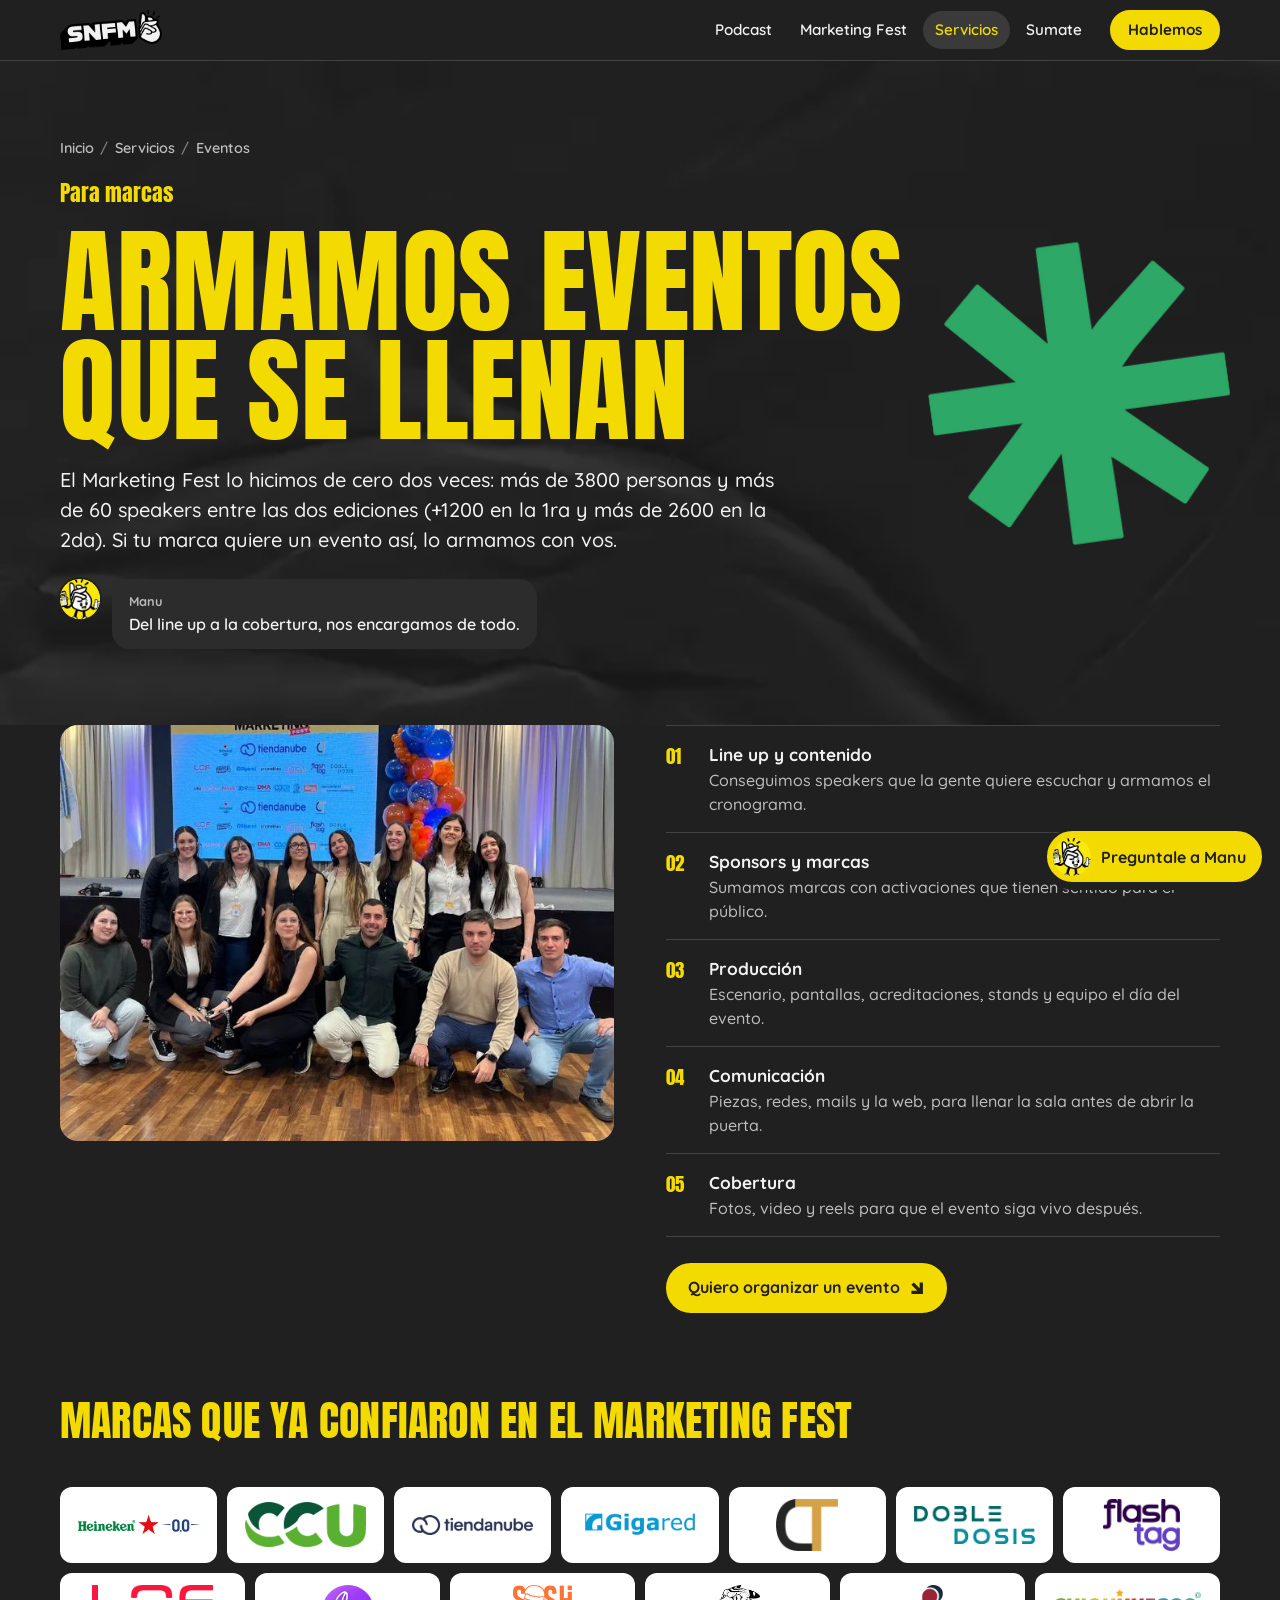
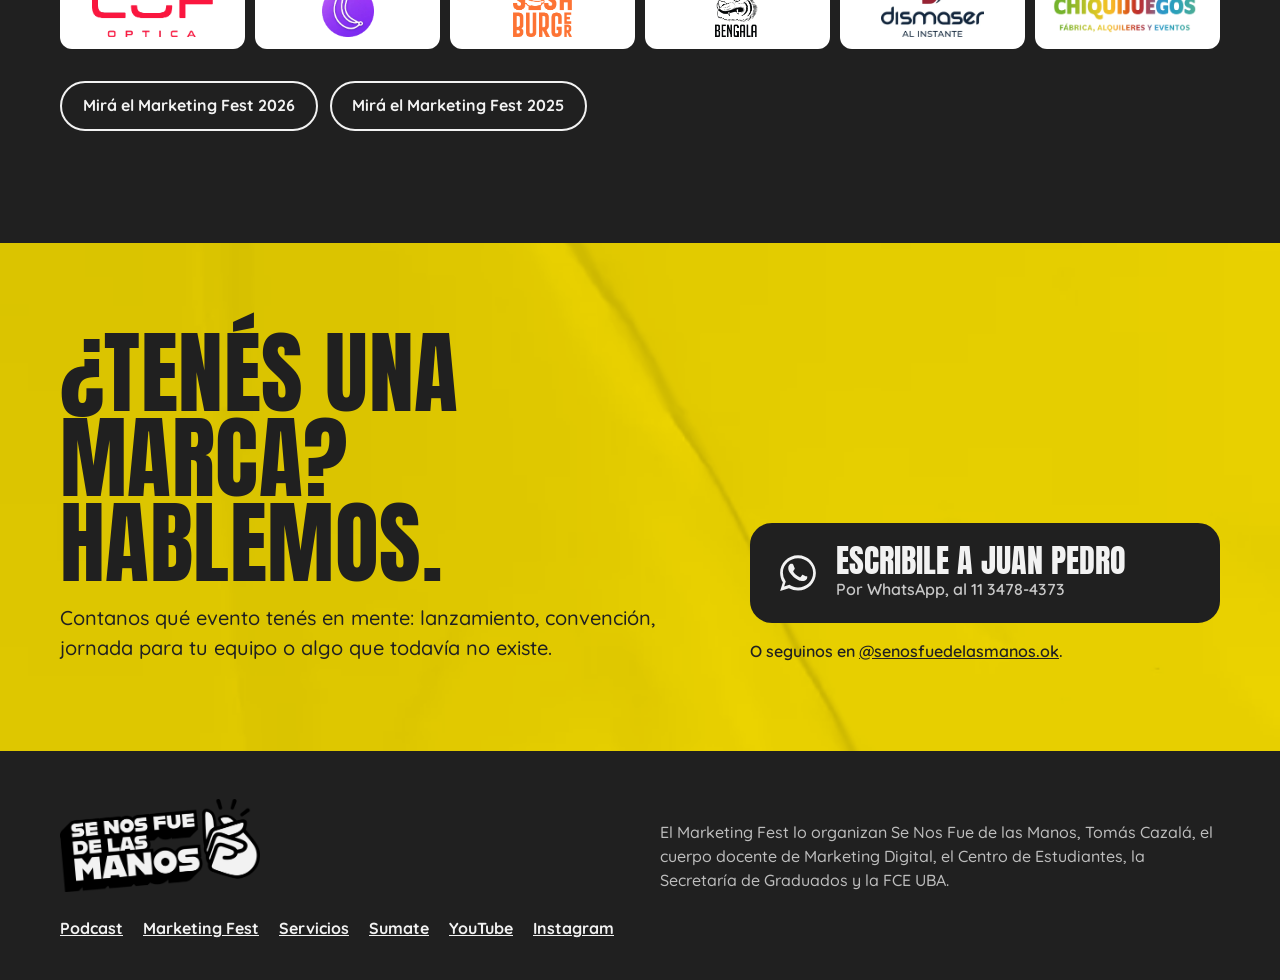
<file: servicios/eventos/index.html>
<!DOCTYPE html>
<html lang="es-AR">
<head>
<!-- Google Tag Manager -->
<script>(function(w,d,s,l,i){w[l]=w[l]||[];w[l].push({'gtm.start':
new Date().getTime(),event:'gtm.js'});var f=d.getElementsByTagName(s)[0],
j=d.createElement(s),dl=l!='dataLayer'?'&l='+l:'';j.async=true;j.src=
'https://www.googletagmanager.com/gtm.js?id='+i+dl;f.parentNode.insertBefore(j,f);
})(window,document,'script','dataLayer','GTM-5Z65GSRG');</script>
<!-- End Google Tag Manager -->
<meta charset="utf-8">
<meta name="viewport" content="width=device-width, initial-scale=1, viewport-fit=cover">
<title>Organización de eventos para marcas · Se Nos Fue de las Manos</title>
<meta name="description" content="Armamos eventos que se llenan: el Marketing Fest de la FCE UBA pasó de +1200 personas en su 1ra edición a más de 2600 en la 2da, con más de 60 speakers. Organizá tu evento con nosotros.">
<meta property="og:type" content="website">
<meta property="og:site_name" content="Se Nos Fue de las Manos">
<meta property="og:locale" content="es_AR">
<meta property="og:title" content="Organización de eventos para marcas · Se Nos Fue de las Manos">
<meta property="og:description" content="Armamos eventos que se llenan: el Marketing Fest de la FCE UBA pasó de +1200 personas en su 1ra edición a más de 2600 en la 2da, con más de 60 speakers. Organizá tu evento con nosotros.">
<meta property="og:image" content="../../assets/img/ed1/equipo-1.jpg">
<meta name="twitter:card" content="summary_large_image">
<meta name="theme-color" content="#202020">
<link rel="icon" type="image/png" href="../../favicon.png">
<link rel="apple-touch-icon" href="../../apple-touch-icon.png">
<link rel="preconnect" href="https://fonts.googleapis.com">
<link rel="preconnect" href="https://fonts.gstatic.com" crossorigin>
<link href="https://fonts.googleapis.com/css2?family=Anton&family=Quicksand:wght@500;600;700&display=swap" rel="stylesheet">
<link rel="stylesheet" href="../../assets/site.css">
<script type="application/ld+json">{"@context":"https://schema.org","@type":"Organization","name":"Se Nos Fue de las Manos","alternateName":"SNFM","description":"Docentes, ayudantes y estudiantes de la UBA que enseñan marketing fuera del aula: podcast con gerentes de marketing de marcas referentes y el Marketing Fest, libre y gratuito.","sameAs":["https://www.youtube.com/@SeNosFueDeLasManos","https://www.instagram.com/senosfuedelasmanos.ok/"]}</script>
</head>
<body>
<!-- Google Tag Manager (noscript) -->
<noscript><iframe src="https://www.googletagmanager.com/ns.html?id=GTM-5Z65GSRG"
height="0" width="0" style="display:none;visibility:hidden"></iframe></noscript>
<!-- End Google Tag Manager (noscript) -->
<header class="nav">
  <div class="wrap">
    <a class="home" href="../../" aria-label="Se Nos Fue de las Manos, inicio"><img src="../../assets/img/snfm/logo-snfm.webp" alt="" width="600" height="236"></a>
    <nav class="nav-links" aria-label="Secciones">
      <a href="../../podcast/">Podcast</a>
      <div class="dd">
        <a href="../../marketing-fest/">Marketing Fest</a>
        <div class="dd-menu">
          <a href="../../marketing-fest/2026/">2da edición<small>27 y 28 de octubre de 2026</small></a>
          <a href="../../marketing-fest/2025/">1ra edición<small>25 y 26 de septiembre de 2025</small></a>
        </div>
      </div>
      <div class="dd">
        <a href="../../servicios/" aria-current="page">Servicios</a>
        <div class="dd-menu">
          <a href="../../servicios/contenido-en-la-calle/">Contenido en la calle<small>Preguntas y dinámicas con la gente</small></a>
          <a href="../../servicios/videos-y-ugc/">Videos y UGC<small>Con nosotros o tu equipo como cara</small></a>
          <a href="../../servicios/eventos/">Eventos<small>Como el Marketing Fest</small></a>
          <a href="../../servicios/sponsor-del-podcast/">Sponsoreá el podcast<small>Tu marca en cada capítulo</small></a>
        </div>
      </div>
      <a href="../../sumate/">Sumate</a>
    </nav>
    <a class="cta" href="https://wa.me/5491134784373?text=%C2%A1Hola%2C%20Juampe!%20%C2%BFC%C3%B3mo%20est%C3%A1s%3F%20Te%20escribo%20desde%20la%20web%20de%20Se%20Nos%20Fue%20de%20las%20Manos%20para%20trabajar%20juntos." target="_blank" rel="noopener" data-wa>Hablemos</a>
  </div>
</header>

<main>
<section class="page-hero deco-hero">
  <span class="shape hero-shape" aria-hidden="true" style="background:var(--green);-webkit-mask-image:url(../../assets/img/snfm/forma-asterisco.webp);mask-image:url(../../assets/img/snfm/forma-asterisco.webp)"></span>
  
  <div class="wrap">
    <ol class="crumbs" aria-label="Estás en"><li><a href="../../">Inicio</a></li><li><a href="../../servicios/">Servicios</a></li><li aria-current="page">Eventos</li></ol>
    
    <p class="num">Para marcas</p>
    <h1>Armamos eventos que se llenan</h1>
    <p class="lead">El Marketing Fest lo hicimos de cero dos veces: más de 3800 personas y más de 60 speakers entre las dos ediciones (+1200 en la 1ra y más de 2600 en la 2da). Si tu marca quiere un evento así, lo armamos con vos.</p>
    <div class="says"><span class="av" aria-hidden="true"><img src="../../assets/img/manu-avatar.webp" alt=""></span><p><b>Manu</b>Del line up a la cobertura, nos encargamos de todo.</p></div>
    
  </div>
</section>
<section class="ch s-ink" aria-labelledby="t-ev" style="padding-top:0">
  <div class="wrap">
    <h2 class="sr" id="t-ev">Qué hacemos</h2>
    <div class="ev">
      <div class="ev-photo"><img src="../../assets/img/ed1/equipo-1.jpg" alt="El equipo completo frente al escenario" loading="lazy"></div>
      <div>
        <ul class="does">
          <li><i>01</i><div><b>Line up y contenido</b><span>Conseguimos speakers que la gente quiere escuchar y armamos el cronograma.</span></div></li>
          <li><i>02</i><div><b>Sponsors y marcas</b><span>Sumamos marcas con activaciones que tienen sentido para el público.</span></div></li>
          <li><i>03</i><div><b>Producción</b><span>Escenario, pantallas, acreditaciones, stands y equipo el día del evento.</span></div></li>
          <li><i>04</i><div><b>Comunicación</b><span>Piezas, redes, mails y la web, para llenar la sala antes de abrir la puerta.</span></div></li>
          <li><i>05</i><div><b>Cobertura</b><span>Fotos, video y reels para que el evento siga vivo después.</span></div></li>
        </ul>
        <div class="btns"><a class="cta" href="https://wa.me/5491134784373?text=%C2%A1Hola%2C%20Juampe!%20%C2%BFC%C3%B3mo%20est%C3%A1s%3F%20Te%20escribo%20desde%20la%20web%20de%20Se%20Nos%20Fue%20de%20las%20Manos%20para%20trabajar%20juntos." target="_blank" rel="noopener" data-wa>Quiero organizar un evento <svg aria-hidden="true"><use href="../../assets/icons.svg#arr"/></svg></a></div>
      </div>
    </div>
    <div class="thanks">
      <h3>Marcas que ya confiaron en el Marketing Fest</h3>
      <div class="logo-row"><a href="https://www.heineken.com" target="_blank" rel="noopener"><img src="../../assets/img/logos/main-heineken-0-0.webp" alt="Heineken 0.0" loading="lazy"></a><a href="https://www.ccu.com.ar" target="_blank" rel="noopener"><img src="../../assets/img/logos/main-ccu.webp" alt="CCU" loading="lazy"></a><div><img src="../../assets/img/logos/ed1-tiendanube.webp" alt="Tiendanube" loading="lazy"></div><div><img src="../../assets/img/logos/ed1-gigared.webp" alt="Gigared" loading="lazy"></div><a href="https://dtcomunicacion.com" target="_blank" rel="noopener"><img src="../../assets/img/logos/ed1-dt-comunicacion.png" alt="DT Comunicación" loading="lazy"></a><a href="https://somosdobledosis.com" target="_blank" rel="noopener"><img src="../../assets/img/logos/ed1-doble-dosis.png" alt="Doble Dosis" loading="lazy"></a><div><img src="../../assets/img/logos/ed1-flashtag.png" alt="FlashTag" loading="lazy"></div><div><img src="../../assets/img/logos/ed1-optica-lof.webp" alt="Óptica Lof" loading="lazy"></div><div><img src="../../assets/img/logos/ed1-prometheo.webp" alt="Prometheo" loading="lazy"></div><div><img src="../../assets/img/logos/sushi-burger.png" alt="Sushi Burger" loading="lazy"></div><div><img src="../../assets/img/logos/bengala.webp" alt="Bengala" loading="lazy"></div><div><img src="../../assets/img/logos/dismaser.webp" alt="Dismaser" loading="lazy"></div><div><img src="../../assets/img/logos/chiquijuegos.webp" alt="Chiquijuegos" loading="lazy"></div></div>
    </div>
    <div class="next-links">
      <a class="ghost" href="../../marketing-fest/2026/">Mirá el Marketing Fest 2026</a>
      <a class="ghost" href="../../marketing-fest/2025/">Mirá el Marketing Fest 2025</a>
    </div>
  </div>
</section>
<section class="band s-y" aria-labelledby="t-hab">
  <div class="wrap talk-to">
    <div class="ch-head" style="margin:0">
      <h2 id="t-hab">¿Tenés una marca? Hablemos.</h2>
      <p class="lead">Contanos qué evento tenés en mente: lanzamiento, convención, jornada para tu equipo o algo que todavía no existe.</p>
    </div>
    <div>
      <a class="wa" href="https://wa.me/5491134784373?text=%C2%A1Hola%2C%20Juampe!%20%C2%BFC%C3%B3mo%20est%C3%A1s%3F%20Te%20escribo%20desde%20la%20web%20de%20Se%20Nos%20Fue%20de%20las%20Manos%20para%20trabajar%20juntos." target="_blank" rel="noopener" data-wa>
        <svg class="w" aria-hidden="true"><use href="../../assets/icons.svg#wa"/></svg>
        <div><strong>Escribile a Juan Pedro</strong><span>Por WhatsApp, al 11 3478-4373</span></div>
      </a>
      <p class="also">O seguinos en <a href="https://www.instagram.com/senosfuedelasmanos.ok/" target="_blank" rel="noopener">@senosfuedelasmanos.ok</a>.</p>
    </div>
  </div>
</section>
</main>

<footer class="foot">
  <div class="wrap">
    <img class="logo" src="../../assets/img/snfm/logo-se-nos-fue.webp" alt="Se Nos Fue de las Manos" width="900" height="421" loading="lazy">
    <p>El Marketing Fest lo organizan Se Nos Fue de las Manos, Tomás Cazalá, el cuerpo docente de Marketing Digital, el Centro de Estudiantes, la Secretaría de Graduados y la FCE UBA.</p>
    <nav aria-label="Más">
      <a href="../../podcast/">Podcast</a>
      <a href="../../marketing-fest/">Marketing Fest</a>
      <a href="../../servicios/">Servicios</a>
      <a href="../../sumate/">Sumate</a>
      <a href="https://www.youtube.com/@SeNosFueDeLasManos" target="_blank" rel="noopener">YouTube</a>
      <a href="https://www.instagram.com/senosfuedelasmanos.ok/" target="_blank" rel="noopener">Instagram</a>
    </nav>
  </div>
</footer>

<button class="ask-fab" data-ask aria-haspopup="dialog"><span class="av" aria-hidden="true"><img src="../../assets/img/manu-avatar.webp" alt=""></span>Preguntale a Manu</button>
<dialog class="chat" id="chat" aria-labelledby="chat-t">
  <div class="chat-h">
    <span class="av" aria-hidden="true"><img src="../../assets/img/manu-avatar.webp" alt=""></span>
    <div><b id="chat-t">Manu</b><small>Vocero con IA de SNFM</small></div>
    <button data-close aria-label="Cerrar">×</button>
  </div>
  <div class="chat-log" id="chat-log" aria-live="polite"></div>
  <div class="chat-q" id="chat-q"></div>
</dialog>
<script>window.QA=[{"q":"¿Dónde bajo las presentaciones del Marketing Fest?","a":"Están en <a href=\"../../marketing-fest/2026/presentaciones/\">las presentaciones de la 2da edición</a>, separadas por día. Tocá \"Descargar PDF\" en la charla que quieras."},{"q":"¿Cuándo es la 3ra edición del Marketing Fest?","a":"Todavía no tiene fecha. Dejá tus datos en <a href=\"../../marketing-fest/#tercera\">Avisame cuando salga la 3ra</a> y te escribimos apenas abra la inscripción."},{"q":"¿Dónde veo el podcast?","a":"En nuestro <a href=\"https://www.youtube.com/@SeNosFueDeLasManos\" target=\"_blank\" rel=\"noopener\">canal de YouTube</a>. Si no sabés por cuál arrancar, andá por el de Con el Kora o el de McDonald's. Están todos en <a href=\"../../podcast/\">la página del podcast</a>."},{"q":"Tengo una marca, ¿qué pueden hacer conmigo?","a":"Mirá <a href=\"../../servicios/\">nuestros servicios</a>: <a href=\"../../servicios/contenido-en-la-calle/\">Contenido en la calle</a>, <a href=\"../../servicios/videos-y-ugc/\">videos y UGC</a> con nosotros o alguien de tu equipo como cara, <a href=\"../../servicios/eventos/\">eventos</a> como el Marketing Fest y tu marca en el podcast."},{"q":"¿Cómo me sumo a Se Nos Fue?","a":"Anotate en <a href=\"../../sumate/\">Sumate</a> y contanos en qué podés ayudar. Ojo: no es remunerado, lo hacemos por amor al marketing."},{"q":"¿Mi marca puede ser sponsor del podcast?","a":"¡Sí! Sponsorear solo el podcast sale 2.000 USD. Mirá <a href=\"../../servicios/sponsor-del-podcast/\">qué incluye</a> o escribile directo a Juan Pedro por <a href=\"https://wa.me/5491134784373?text=%C2%A1Hola%2C%20Juampe!%20%C2%BFC%C3%B3mo%20est%C3%A1s%3F%20Te%20escribo%20desde%20la%20web%20de%20Se%20Nos%20Fue%20de%20las%20Manos%20porque%20quiero%20que%20mi%20marca%20sea%20sponsor%20del%20podcast.\" target=\"_blank\" rel=\"noopener\">WhatsApp</a>."},{"q":"¿Puedo hacer un capítulo del podcast sin ser sponsor?","a":"¡Sí, y es gratis! Proponé tu capítulo en <a href=\"../../podcast/#invitado\">Vení al podcast</a>."},{"q":"¿Cómo hago para ser speaker en el Marketing Fest?","a":"Es gratis. Contanos tu propuesta de valor (qué se lleva la gente de tu charla) en <a href=\"../../marketing-fest/#speaker\">Sé speaker en el Marketing Fest</a>."},{"q":"¿Cómo sumo mi marca como sponsor de la 3ra edición?","a":"Dejanos tus datos en <a href=\"../../marketing-fest/#sponsor-3ra\">Sumá tu marca como sponsor</a> y te mandamos las opciones."},{"q":"¿Cuánto sale?","a":"Depende de la idea. Escribile a Juan Pedro por <a href=\"https://wa.me/5491134784373?text=%C2%A1Hola%2C%20Juampe!%20%C2%BFC%C3%B3mo%20est%C3%A1s%3F%20Te%20escribo%20desde%20la%20web%20de%20Se%20Nos%20Fue%20de%20las%20Manos%20para%20trabajar%20juntos.\" target=\"_blank\" rel=\"noopener\">WhatsApp</a>, contale qué tenés en mente y te pasa una propuesta."},{"q":"¿Quién sos?","a":"Soy Manu, el vocero con IA de Se Nos Fue de las Manos. Te ayudo a encontrar lo que buscás en la web. Para algo más, te paso con el equipo."}];</script>
<script src="../../assets/site.js" defer></script>
</body>
</html>
</file>
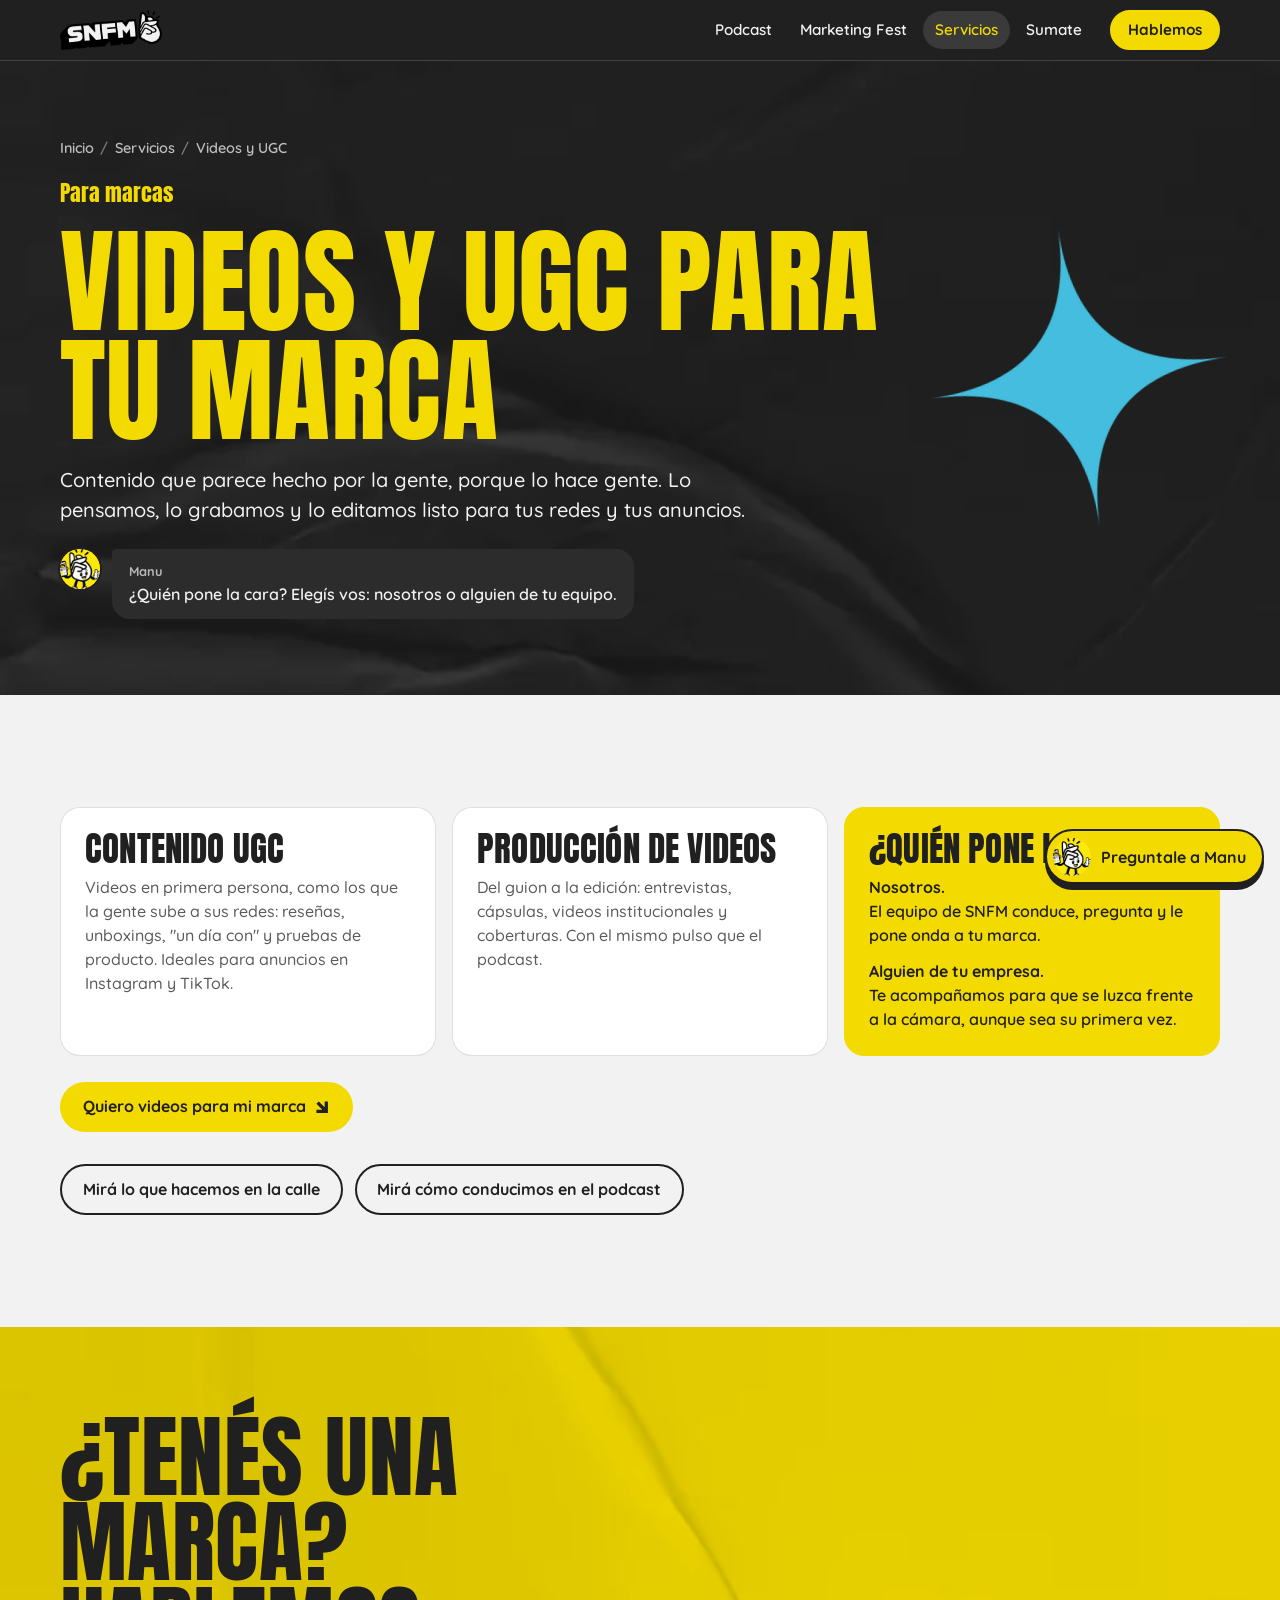
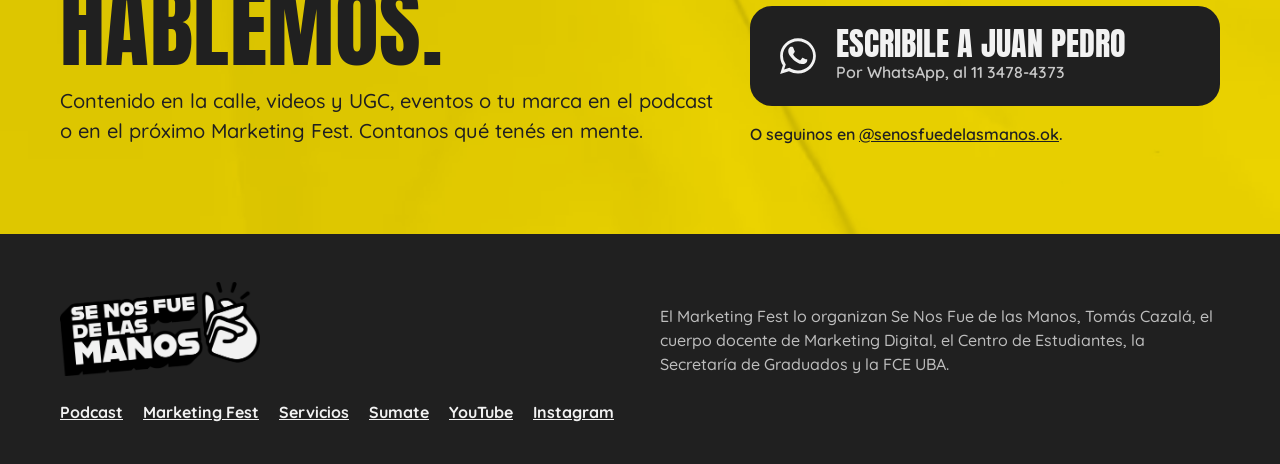
<file: servicios/videos-y-ugc/index.html>
<!DOCTYPE html>
<html lang="es-AR">
<head>
<!-- Google Tag Manager -->
<script>(function(w,d,s,l,i){w[l]=w[l]||[];w[l].push({'gtm.start':
new Date().getTime(),event:'gtm.js'});var f=d.getElementsByTagName(s)[0],
j=d.createElement(s),dl=l!='dataLayer'?'&l='+l:'';j.async=true;j.src=
'https://www.googletagmanager.com/gtm.js?id='+i+dl;f.parentNode.insertBefore(j,f);
})(window,document,'script','dataLayer','GTM-5Z65GSRG');</script>
<!-- End Google Tag Manager -->
<meta charset="utf-8">
<meta name="viewport" content="width=device-width, initial-scale=1, viewport-fit=cover">
<title>Videos y contenido UGC para marcas · Se Nos Fue de las Manos</title>
<meta name="description" content="Producción de videos y contenido UGC para tu marca, con el equipo de SNFM o alguien de tu empresa como cara. Del guion a la edición, listo para redes y anuncios.">
<meta property="og:type" content="website">
<meta property="og:site_name" content="Se Nos Fue de las Manos">
<meta property="og:locale" content="es_AR">
<meta property="og:title" content="Videos y contenido UGC para marcas · Se Nos Fue de las Manos">
<meta property="og:description" content="Producción de videos y contenido UGC para tu marca, con el equipo de SNFM o alguien de tu empresa como cara. Del guion a la edición, listo para redes y anuncios.">
<meta property="og:image" content="../../assets/img/ed1/01.jpg">
<meta name="twitter:card" content="summary_large_image">
<meta name="theme-color" content="#202020">
<link rel="icon" type="image/png" href="../../favicon.png">
<link rel="apple-touch-icon" href="../../apple-touch-icon.png">
<link rel="preconnect" href="https://fonts.googleapis.com">
<link rel="preconnect" href="https://fonts.gstatic.com" crossorigin>
<link href="https://fonts.googleapis.com/css2?family=Anton&family=Quicksand:wght@500;600;700&display=swap" rel="stylesheet">
<link rel="stylesheet" href="../../assets/site.css">
<script type="application/ld+json">{"@context":"https://schema.org","@type":"Organization","name":"Se Nos Fue de las Manos","alternateName":"SNFM","description":"Docentes, ayudantes y estudiantes de la UBA que enseñan marketing fuera del aula: podcast con gerentes de marketing de marcas referentes y el Marketing Fest, libre y gratuito.","sameAs":["https://www.youtube.com/@SeNosFueDeLasManos","https://www.instagram.com/senosfuedelasmanos.ok/"]}</script>
</head>
<body>
<!-- Google Tag Manager (noscript) -->
<noscript><iframe src="https://www.googletagmanager.com/ns.html?id=GTM-5Z65GSRG"
height="0" width="0" style="display:none;visibility:hidden"></iframe></noscript>
<!-- End Google Tag Manager (noscript) -->
<header class="nav">
  <div class="wrap">
    <a class="home" href="../../" aria-label="Se Nos Fue de las Manos, inicio"><img src="../../assets/img/snfm/logo-snfm.webp" alt="" width="600" height="236"></a>
    <nav class="nav-links" aria-label="Secciones">
      <a href="../../podcast/">Podcast</a>
      <div class="dd">
        <a href="../../marketing-fest/">Marketing Fest</a>
        <div class="dd-menu">
          <a href="../../marketing-fest/2026/">2da edición<small>27 y 28 de octubre de 2026</small></a>
          <a href="../../marketing-fest/2025/">1ra edición<small>25 y 26 de septiembre de 2025</small></a>
        </div>
      </div>
      <div class="dd">
        <a href="../../servicios/" aria-current="page">Servicios</a>
        <div class="dd-menu">
          <a href="../../servicios/contenido-en-la-calle/">Contenido en la calle<small>Preguntas y dinámicas con la gente</small></a>
          <a href="../../servicios/videos-y-ugc/">Videos y UGC<small>Con nosotros o tu equipo como cara</small></a>
          <a href="../../servicios/eventos/">Eventos<small>Como el Marketing Fest</small></a>
          <a href="../../servicios/sponsor-del-podcast/">Sponsoreá el podcast<small>Tu marca en cada capítulo</small></a>
        </div>
      </div>
      <a href="../../sumate/">Sumate</a>
    </nav>
    <a class="cta" href="https://wa.me/5491134784373?text=%C2%A1Hola%2C%20Juampe!%20%C2%BFC%C3%B3mo%20est%C3%A1s%3F%20Te%20escribo%20desde%20la%20web%20de%20Se%20Nos%20Fue%20de%20las%20Manos%20para%20trabajar%20juntos." target="_blank" rel="noopener" data-wa>Hablemos</a>
  </div>
</header>

<main>
<section class="page-hero deco-hero">
  <span class="shape hero-shape" aria-hidden="true" style="background:var(--cyan);-webkit-mask-image:url(../../assets/img/snfm/forma-destello.webp);mask-image:url(../../assets/img/snfm/forma-destello.webp)"></span>
  
  <div class="wrap">
    <ol class="crumbs" aria-label="Estás en"><li><a href="../../">Inicio</a></li><li><a href="../../servicios/">Servicios</a></li><li aria-current="page">Videos y UGC</li></ol>
    
    <p class="num">Para marcas</p>
    <h1>Videos y UGC para tu marca</h1>
    <p class="lead">Contenido que parece hecho por la gente, porque lo hace gente. Lo pensamos, lo grabamos y lo editamos listo para tus redes y tus anuncios.</p>
    <div class="says"><span class="av" aria-hidden="true"><img src="../../assets/img/manu-avatar.webp" alt=""></span><p><b>Manu</b>¿Quién pone la cara? Elegís vos: nosotros o alguien de tu equipo.</p></div>
    
  </div>
</section>
<section class="ch" aria-labelledby="t-svc">
  <div class="wrap">
    <h2 class="sr" id="t-svc">Qué hacemos</h2>
    <div class="svc">
      <article>
        <h3>Contenido UGC</h3>
        <p>Videos en primera persona, como los que la gente sube a sus redes: reseñas, unboxings, "un día con" y pruebas de producto. Ideales para anuncios en Instagram y TikTok.</p>
      </article>
      <article>
        <h3>Producción de videos</h3>
        <p>Del guion a la edición: entrevistas, cápsulas, videos institucionales y coberturas. Con el mismo pulso que el podcast.</p>
      </article>
      <article class="who">
        <h3>¿Quién pone la cara?</h3>
        <ul>
          <li><b>Nosotros.</b> El equipo de SNFM conduce, pregunta y le pone onda a tu marca.</li>
          <li><b>Alguien de tu empresa.</b> Te acompañamos para que se luzca frente a la cámara, aunque sea su primera vez.</li>
        </ul>
      </article>
    </div>
    <div class="btns"><a class="cta" href="https://wa.me/5491134784373?text=%C2%A1Hola%2C%20Juampe!%20%C2%BFC%C3%B3mo%20est%C3%A1s%3F%20Te%20escribo%20desde%20la%20web%20de%20Se%20Nos%20Fue%20de%20las%20Manos%20para%20trabajar%20juntos." target="_blank" rel="noopener" data-wa>Quiero videos para mi marca <svg aria-hidden="true"><use href="../../assets/icons.svg#arr"/></svg></a></div>
    <div class="next-links">
      <a class="ghost" href="../../servicios/contenido-en-la-calle/">Mirá lo que hacemos en la calle</a>
      <a class="ghost" href="../../podcast/">Mirá cómo conducimos en el podcast</a>
    </div>
  </div>
</section>
<section class="band s-y" aria-labelledby="t-hab">
  <div class="wrap talk-to">
    <div class="ch-head" style="margin:0">
      <h2 id="t-hab">¿Tenés una marca? Hablemos.</h2>
      <p class="lead">Contenido en la calle, videos y UGC, eventos o tu marca en el podcast o en el próximo Marketing Fest. Contanos qué tenés en mente.</p>
    </div>
    <div>
      <a class="wa" href="https://wa.me/5491134784373?text=%C2%A1Hola%2C%20Juampe!%20%C2%BFC%C3%B3mo%20est%C3%A1s%3F%20Te%20escribo%20desde%20la%20web%20de%20Se%20Nos%20Fue%20de%20las%20Manos%20para%20trabajar%20juntos." target="_blank" rel="noopener" data-wa>
        <svg class="w" aria-hidden="true"><use href="../../assets/icons.svg#wa"/></svg>
        <div><strong>Escribile a Juan Pedro</strong><span>Por WhatsApp, al 11 3478-4373</span></div>
      </a>
      <p class="also">O seguinos en <a href="https://www.instagram.com/senosfuedelasmanos.ok/" target="_blank" rel="noopener">@senosfuedelasmanos.ok</a>.</p>
    </div>
  </div>
</section>
</main>

<footer class="foot">
  <div class="wrap">
    <img class="logo" src="../../assets/img/snfm/logo-se-nos-fue.webp" alt="Se Nos Fue de las Manos" width="900" height="421" loading="lazy">
    <p>El Marketing Fest lo organizan Se Nos Fue de las Manos, Tomás Cazalá, el cuerpo docente de Marketing Digital, el Centro de Estudiantes, la Secretaría de Graduados y la FCE UBA.</p>
    <nav aria-label="Más">
      <a href="../../podcast/">Podcast</a>
      <a href="../../marketing-fest/">Marketing Fest</a>
      <a href="../../servicios/">Servicios</a>
      <a href="../../sumate/">Sumate</a>
      <a href="https://www.youtube.com/@SeNosFueDeLasManos" target="_blank" rel="noopener">YouTube</a>
      <a href="https://www.instagram.com/senosfuedelasmanos.ok/" target="_blank" rel="noopener">Instagram</a>
    </nav>
  </div>
</footer>

<button class="ask-fab" data-ask aria-haspopup="dialog"><span class="av" aria-hidden="true"><img src="../../assets/img/manu-avatar.webp" alt=""></span>Preguntale a Manu</button>
<dialog class="chat" id="chat" aria-labelledby="chat-t">
  <div class="chat-h">
    <span class="av" aria-hidden="true"><img src="../../assets/img/manu-avatar.webp" alt=""></span>
    <div><b id="chat-t">Manu</b><small>Vocero con IA de SNFM</small></div>
    <button data-close aria-label="Cerrar">×</button>
  </div>
  <div class="chat-log" id="chat-log" aria-live="polite"></div>
  <div class="chat-q" id="chat-q"></div>
</dialog>
<script>window.QA=[{"q":"¿Dónde bajo las presentaciones del Marketing Fest?","a":"Están en <a href=\"../../marketing-fest/2026/presentaciones/\">las presentaciones de la 2da edición</a>, separadas por día. Tocá \"Descargar PDF\" en la charla que quieras."},{"q":"¿Cuándo es la 3ra edición del Marketing Fest?","a":"Todavía no tiene fecha. Dejá tus datos en <a href=\"../../marketing-fest/#tercera\">Avisame cuando salga la 3ra</a> y te escribimos apenas abra la inscripción."},{"q":"¿Dónde veo el podcast?","a":"En nuestro <a href=\"https://www.youtube.com/@SeNosFueDeLasManos\" target=\"_blank\" rel=\"noopener\">canal de YouTube</a>. Si no sabés por cuál arrancar, andá por el de Con el Kora o el de McDonald's. Están todos en <a href=\"../../podcast/\">la página del podcast</a>."},{"q":"Tengo una marca, ¿qué pueden hacer conmigo?","a":"Mirá <a href=\"../../servicios/\">nuestros servicios</a>: <a href=\"../../servicios/contenido-en-la-calle/\">Contenido en la calle</a>, <a href=\"../../servicios/videos-y-ugc/\">videos y UGC</a> con nosotros o alguien de tu equipo como cara, <a href=\"../../servicios/eventos/\">eventos</a> como el Marketing Fest y tu marca en el podcast."},{"q":"¿Cómo me sumo a Se Nos Fue?","a":"Anotate en <a href=\"../../sumate/\">Sumate</a> y contanos en qué podés ayudar. Ojo: no es remunerado, lo hacemos por amor al marketing."},{"q":"¿Mi marca puede ser sponsor del podcast?","a":"¡Sí! Sponsorear solo el podcast sale 2.000 USD. Mirá <a href=\"../../servicios/sponsor-del-podcast/\">qué incluye</a> o escribile directo a Juan Pedro por <a href=\"https://wa.me/5491134784373?text=%C2%A1Hola%2C%20Juampe!%20%C2%BFC%C3%B3mo%20est%C3%A1s%3F%20Te%20escribo%20desde%20la%20web%20de%20Se%20Nos%20Fue%20de%20las%20Manos%20porque%20quiero%20que%20mi%20marca%20sea%20sponsor%20del%20podcast.\" target=\"_blank\" rel=\"noopener\">WhatsApp</a>."},{"q":"¿Puedo hacer un capítulo del podcast sin ser sponsor?","a":"¡Sí, y es gratis! Proponé tu capítulo en <a href=\"../../podcast/#invitado\">Vení al podcast</a>."},{"q":"¿Cómo hago para ser speaker en el Marketing Fest?","a":"Es gratis. Contanos tu propuesta de valor (qué se lleva la gente de tu charla) en <a href=\"../../marketing-fest/#speaker\">Sé speaker en el Marketing Fest</a>."},{"q":"¿Cómo sumo mi marca como sponsor de la 3ra edición?","a":"Dejanos tus datos en <a href=\"../../marketing-fest/#sponsor-3ra\">Sumá tu marca como sponsor</a> y te mandamos las opciones."},{"q":"¿Cuánto sale?","a":"Depende de la idea. Escribile a Juan Pedro por <a href=\"https://wa.me/5491134784373?text=%C2%A1Hola%2C%20Juampe!%20%C2%BFC%C3%B3mo%20est%C3%A1s%3F%20Te%20escribo%20desde%20la%20web%20de%20Se%20Nos%20Fue%20de%20las%20Manos%20para%20trabajar%20juntos.\" target=\"_blank\" rel=\"noopener\">WhatsApp</a>, contale qué tenés en mente y te pasa una propuesta."},{"q":"¿Quién sos?","a":"Soy Manu, el vocero con IA de Se Nos Fue de las Manos. Te ayudo a encontrar lo que buscás en la web. Para algo más, te paso con el equipo."}];</script>
<script src="../../assets/site.js" defer></script>
</body>
</html>
</file>
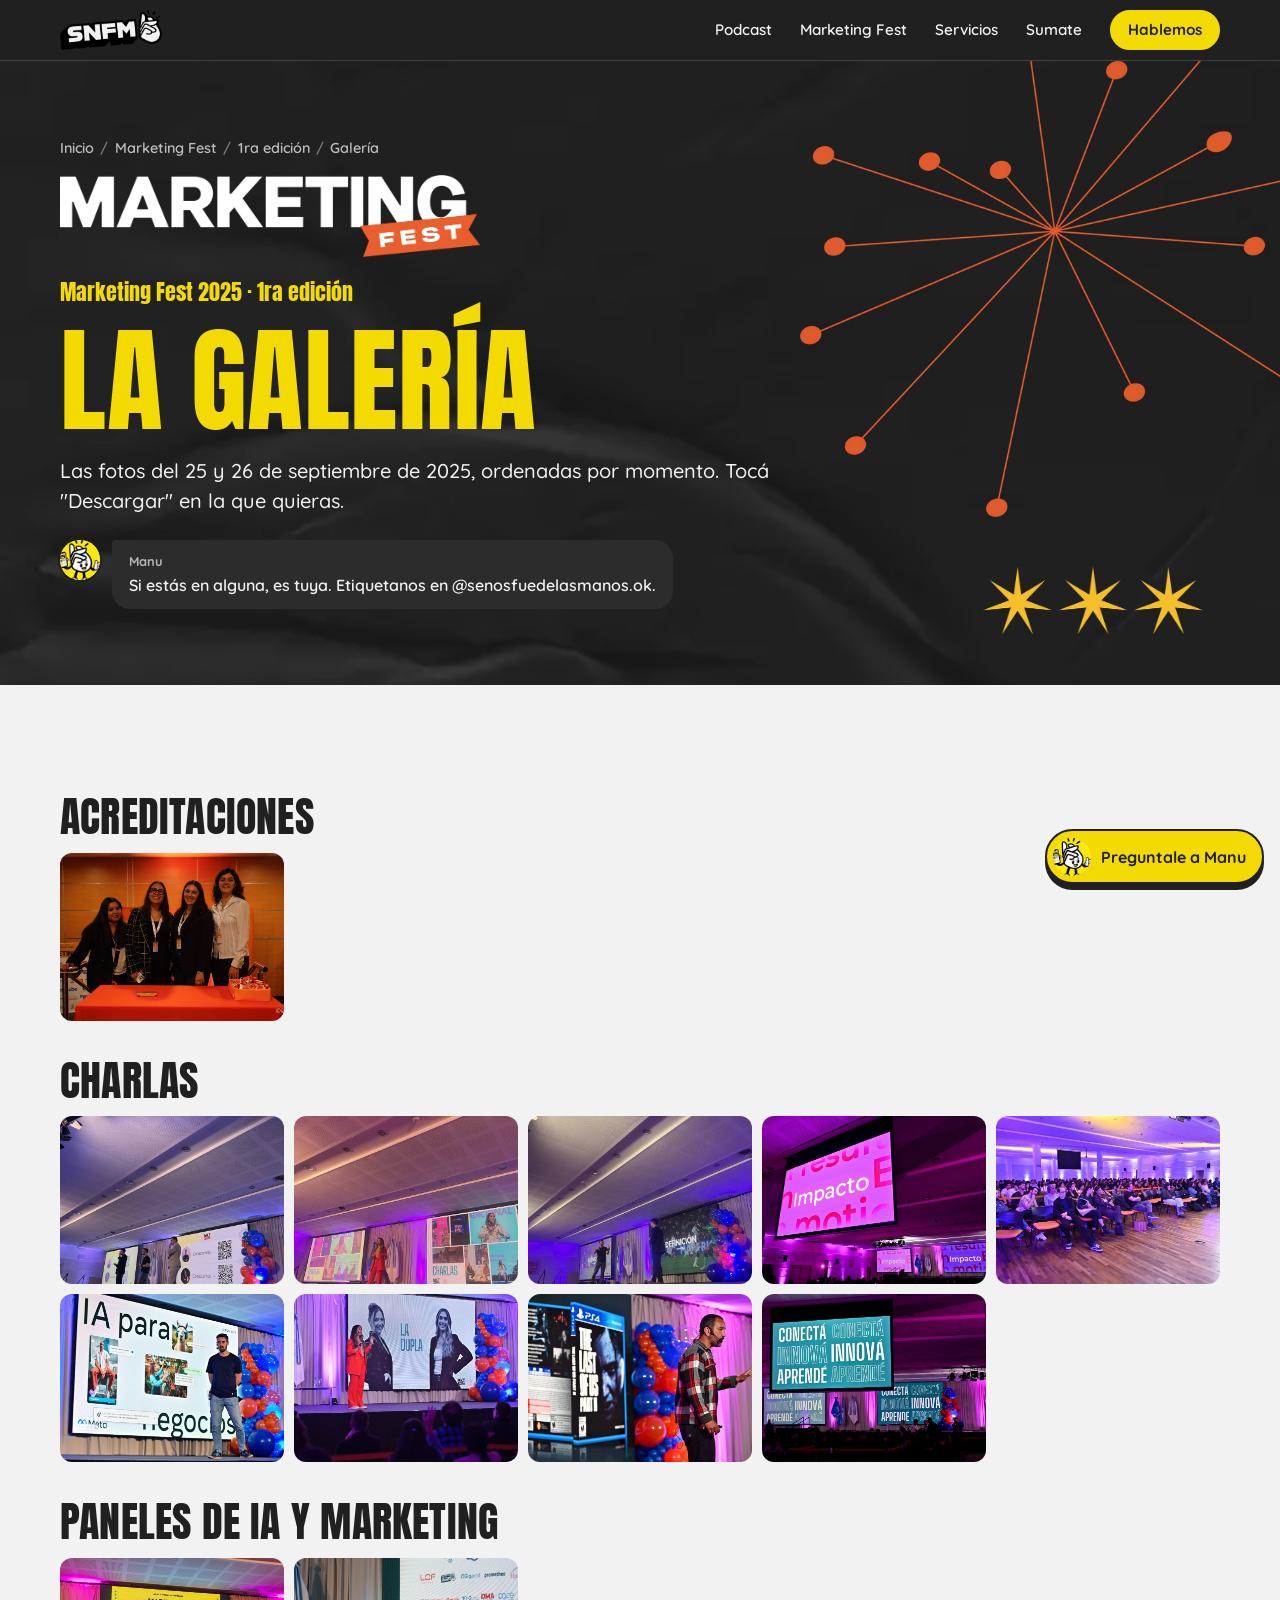
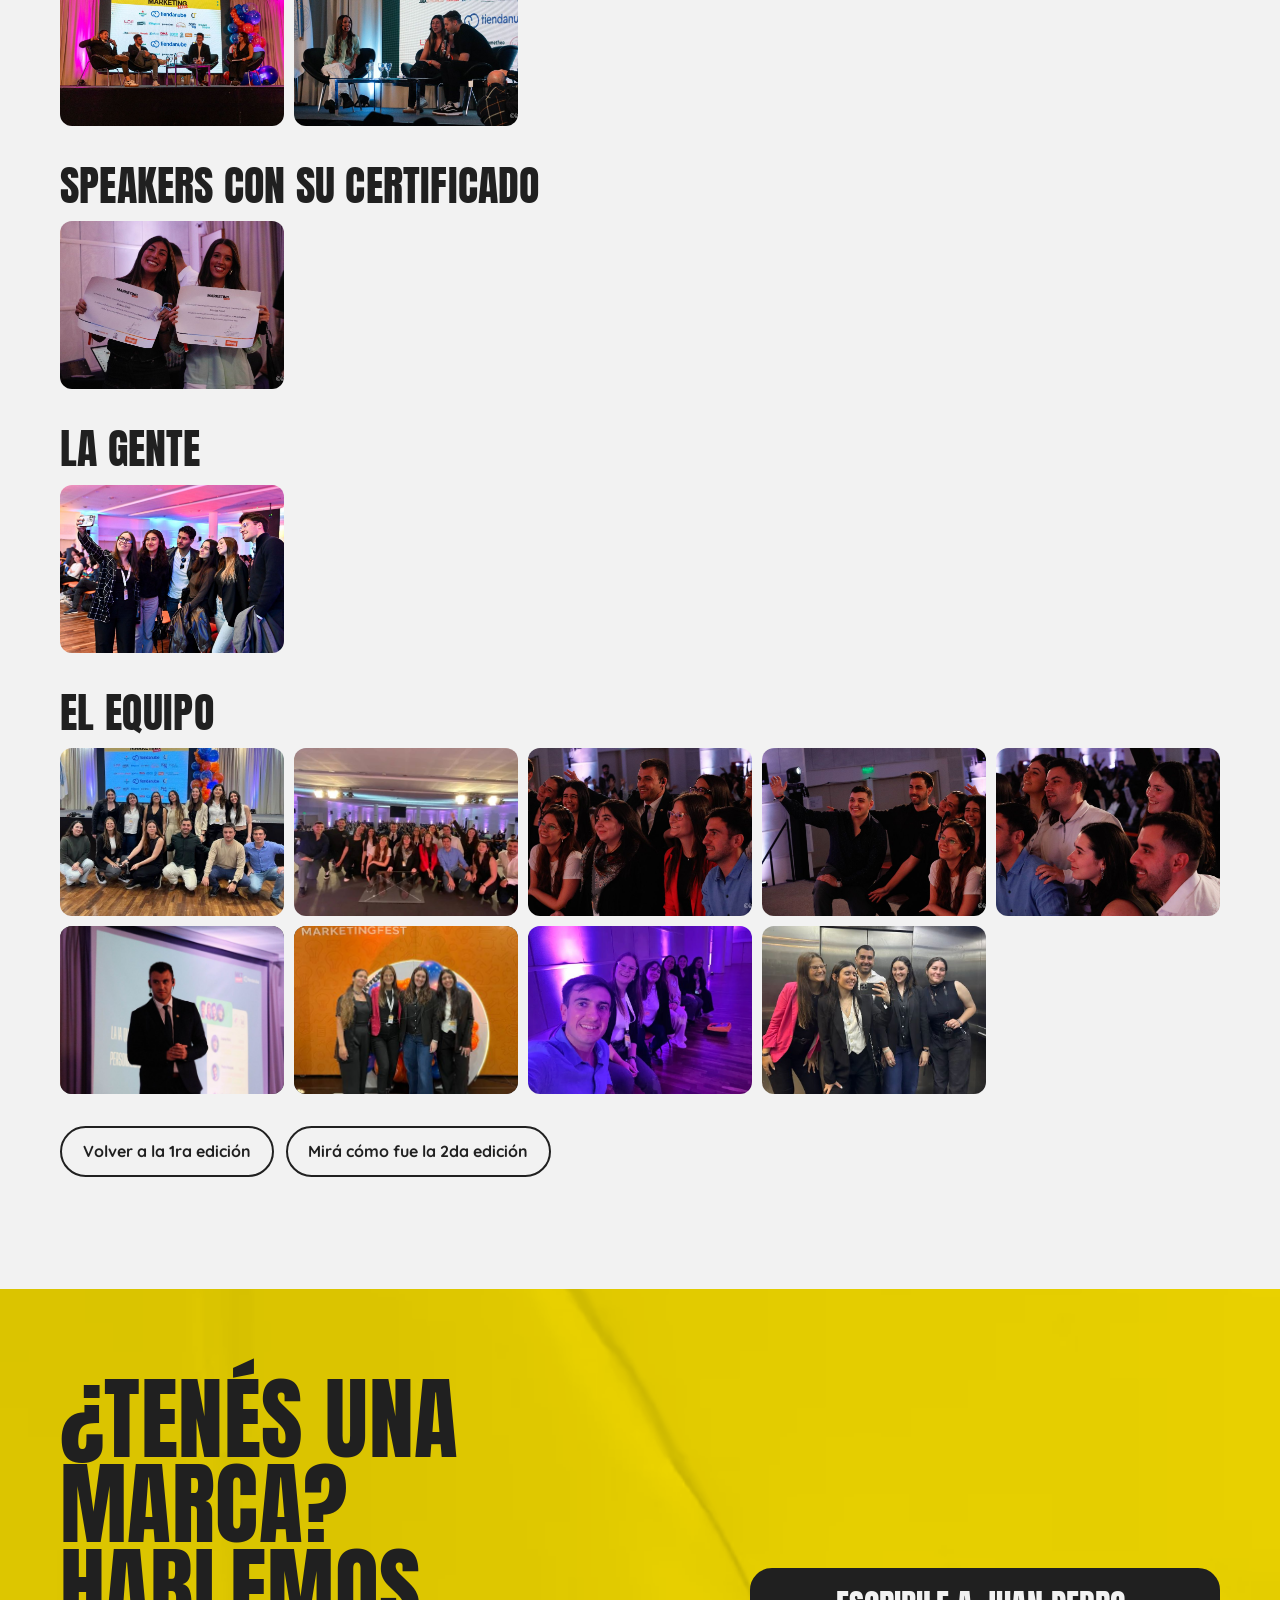
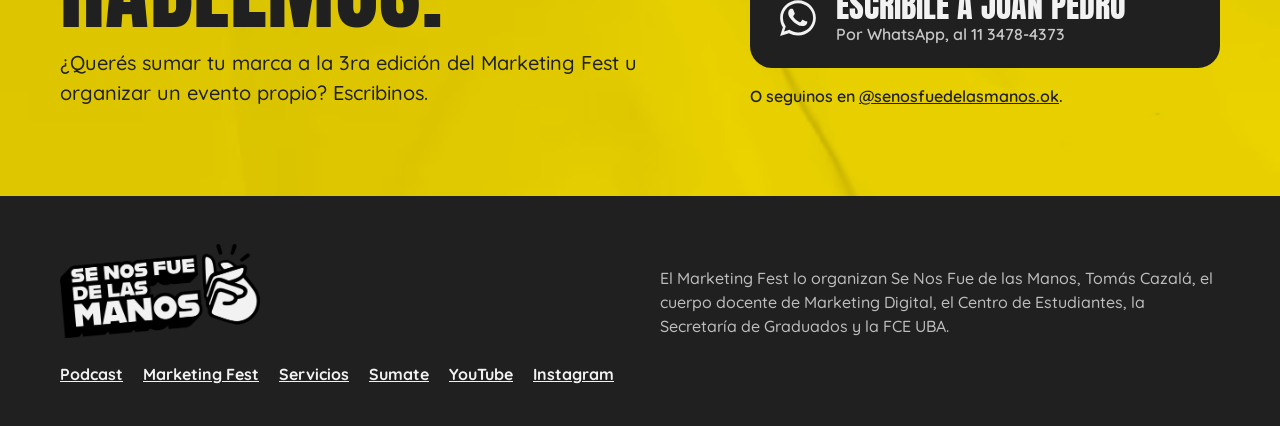
<file: marketing-fest/2025/fotos/index.html>
<!DOCTYPE html>
<html lang="es-AR">
<head>
<!-- Google Tag Manager -->
<script>(function(w,d,s,l,i){w[l]=w[l]||[];w[l].push({'gtm.start':
new Date().getTime(),event:'gtm.js'});var f=d.getElementsByTagName(s)[0],
j=d.createElement(s),dl=l!='dataLayer'?'&l='+l:'';j.async=true;j.src=
'https://www.googletagmanager.com/gtm.js?id='+i+dl;f.parentNode.insertBefore(j,f);
})(window,document,'script','dataLayer','GTM-5Z65GSRG');</script>
<!-- End Google Tag Manager -->
<meta charset="utf-8">
<meta name="viewport" content="width=device-width, initial-scale=1, viewport-fit=cover">
<title>Fotos del Marketing Fest 2025 · Galería de la 1ra edición</title>
<meta name="description" content="Las 23 fotos de la 1ra edición del Marketing Fest en la FCE UBA: acreditaciones, charlas, paneles, speakers, la gente y el equipo. Se pueden descargar.">
<meta property="og:type" content="website">
<meta property="og:site_name" content="Se Nos Fue de las Manos">
<meta property="og:locale" content="es_AR">
<meta property="og:title" content="Fotos del Marketing Fest 2025 · Galería de la 1ra edición">
<meta property="og:description" content="Las 23 fotos de la 1ra edición del Marketing Fest en la FCE UBA: acreditaciones, charlas, paneles, speakers, la gente y el equipo. Se pueden descargar.">
<meta property="og:image" content="../../../assets/img/ed1/01.jpg">
<meta name="twitter:card" content="summary_large_image">
<meta name="theme-color" content="#202020">
<link rel="icon" type="image/png" href="../../../favicon.png">
<link rel="apple-touch-icon" href="../../../apple-touch-icon.png">
<link rel="preconnect" href="https://fonts.googleapis.com">
<link rel="preconnect" href="https://fonts.gstatic.com" crossorigin>
<link href="https://fonts.googleapis.com/css2?family=Anton&family=Quicksand:wght@500;600;700&display=swap" rel="stylesheet">
<link rel="stylesheet" href="../../../assets/site.css">
<script type="application/ld+json">{"@context":"https://schema.org","@type":"Organization","name":"Se Nos Fue de las Manos","alternateName":"SNFM","description":"Docentes, ayudantes y estudiantes de la UBA que enseñan marketing fuera del aula: podcast con gerentes de marketing de marcas referentes y el Marketing Fest, libre y gratuito.","sameAs":["https://www.youtube.com/@SeNosFueDeLasManos","https://www.instagram.com/senosfuedelasmanos.ok/"]}</script>
</head>
<body>
<!-- Google Tag Manager (noscript) -->
<noscript><iframe src="https://www.googletagmanager.com/ns.html?id=GTM-5Z65GSRG"
height="0" width="0" style="display:none;visibility:hidden"></iframe></noscript>
<!-- End Google Tag Manager (noscript) -->
<header class="nav">
  <div class="wrap">
    <a class="home" href="../../../" aria-label="Se Nos Fue de las Manos, inicio"><img src="../../../assets/img/snfm/logo-snfm.webp" alt="" width="600" height="236"></a>
    <nav class="nav-links" aria-label="Secciones">
      <a href="../../../podcast/">Podcast</a>
      <div class="dd">
        <a href="../../../marketing-fest/">Marketing Fest</a>
        <div class="dd-menu">
          <a href="../../../marketing-fest/2026/">2da edición<small>27 y 28 de octubre de 2026</small></a>
          <a href="../../../marketing-fest/2025/">1ra edición<small>25 y 26 de septiembre de 2025</small></a>
        </div>
      </div>
      <div class="dd">
        <a href="../../../servicios/">Servicios</a>
        <div class="dd-menu">
          <a href="../../../servicios/contenido-en-la-calle/">Contenido en la calle<small>Preguntas y dinámicas con la gente</small></a>
          <a href="../../../servicios/videos-y-ugc/">Videos y UGC<small>Con nosotros o tu equipo como cara</small></a>
          <a href="../../../servicios/eventos/">Eventos<small>Como el Marketing Fest</small></a>
          <a href="../../../servicios/sponsor-del-podcast/">Sponsoreá el podcast<small>Tu marca en cada capítulo</small></a>
        </div>
      </div>
      <a href="../../../sumate/">Sumate</a>
    </nav>
    <a class="cta" href="https://wa.me/5491134784373?text=%C2%A1Hola%2C%20Juampe!%20%C2%BFC%C3%B3mo%20est%C3%A1s%3F%20Te%20escribo%20desde%20la%20web%20de%20Se%20Nos%20Fue%20de%20las%20Manos%20para%20trabajar%20juntos." target="_blank" rel="noopener" data-wa>Hablemos</a>
  </div>
</header>

<main>
<section class="page-hero fest-hero">
  
  <img class="deco destello" src="../../../assets/img/fest/destello-naranja.webp" alt="" aria-hidden="true"><img class="deco estrellas" src="../../../assets/img/fest/estrellas-amarillo.webp" alt="" aria-hidden="true">
  <div class="wrap">
    <ol class="crumbs" aria-label="Estás en"><li><a href="../../../">Inicio</a></li><li><a href="../../../marketing-fest/">Marketing Fest</a></li><li><a href="../../../marketing-fest/2025/">1ra edición</a></li><li aria-current="page">Galería</li></ol>
    <img class="mf-logo" src="../../../assets/img/fest/logo-marketing-fest-blanco.webp" alt="Marketing Fest" width="1000" height="195">
    <p class="num">Marketing Fest 2025 · 1ra edición</p>
    <h1>La galería</h1>
    <p class="lead">Las fotos del 25 y 26 de septiembre de 2025, ordenadas por momento. Tocá "Descargar" en la que quieras.</p>
    <div class="says"><span class="av" aria-hidden="true"><img src="../../../assets/img/manu-avatar.webp" alt=""></span><p><b>Manu</b>Si estás en alguna, es tuya. Etiquetanos en @senosfuedelasmanos.ok.</p></div>
    
  </div>
</section>
<section class="ch" aria-label="Fotos">
  <div class="wrap">
    <h2 class="gal-cat">Acreditaciones</h2><div class="gal"><figure><img src="../../../assets/img/ed1/04.jpg" alt="El equipo de acreditaciones" loading="lazy"><a class="get" href="../../../assets/img/ed1/04.jpg" download aria-label="Descargar foto: El equipo de acreditaciones">Descargar <svg aria-hidden="true"><use href="../../../assets/icons.svg#arr"/></svg></a></figure></div>
<h2 class="gal-cat">Charlas</h2><div class="gal"><figure><img src="../../../assets/img/ed1/01.jpg" alt="Charlas con el salón lleno" loading="lazy"><a class="get" href="../../../assets/img/ed1/01.jpg" download aria-label="Descargar foto: Charlas con el salón lleno">Descargar <svg aria-hidden="true"><use href="../../../assets/icons.svg#arr"/></svg></a></figure><figure><img src="../../../assets/img/ed1/02.jpg" alt="Escenario principal" loading="lazy"><a class="get" href="../../../assets/img/ed1/02.jpg" download aria-label="Descargar foto: Escenario principal">Descargar <svg aria-hidden="true"><use href="../../../assets/icons.svg#arr"/></svg></a></figure><figure><img src="../../../assets/img/ed1/03.jpg" alt="Pantalla y escenario" loading="lazy"><a class="get" href="../../../assets/img/ed1/03.jpg" download aria-label="Descargar foto: Pantalla y escenario">Descargar <svg aria-hidden="true"><use href="../../../assets/icons.svg#arr"/></svg></a></figure><figure><img src="../../../assets/img/ed1/05.jpg" alt="Las pantallas antes de arrancar" loading="lazy"><a class="get" href="../../../assets/img/ed1/05.jpg" download aria-label="Descargar foto: Las pantallas antes de arrancar">Descargar <svg aria-hidden="true"><use href="../../../assets/icons.svg#arr"/></svg></a></figure><figure><img src="../../../assets/img/ed1/06.jpg" alt="El salón, atento a la charla" loading="lazy"><a class="get" href="../../../assets/img/ed1/06.jpg" download aria-label="Descargar foto: El salón, atento a la charla">Descargar <svg aria-hidden="true"><use href="../../../assets/icons.svg#arr"/></svg></a></figure><figure><img src="../../../assets/img/ed1/07.jpg" alt="IA para negocios, en primera persona" loading="lazy"><a class="get" href="../../../assets/img/ed1/07.jpg" download aria-label="Descargar foto: IA para negocios, en primera persona">Descargar <svg aria-hidden="true"><use href="../../../assets/icons.svg#arr"/></svg></a></figure><figure><img src="../../../assets/img/ed1/08.jpg" alt="Charla en el escenario principal" loading="lazy"><a class="get" href="../../../assets/img/ed1/08.jpg" download aria-label="Descargar foto: Charla en el escenario principal">Descargar <svg aria-hidden="true"><use href="../../../assets/icons.svg#arr"/></svg></a></figure><figure><img src="../../../assets/img/ed1/09.jpg" alt="Marketing y gaming en el escenario" loading="lazy"><a class="get" href="../../../assets/img/ed1/09.jpg" download aria-label="Descargar foto: Marketing y gaming en el escenario">Descargar <svg aria-hidden="true"><use href="../../../assets/icons.svg#arr"/></svg></a></figure><figure><img src="../../../assets/img/ed1/10.jpg" alt="Conectá, innová y aprendé en todas las pantallas" loading="lazy"><a class="get" href="../../../assets/img/ed1/10.jpg" download aria-label="Descargar foto: Conectá, innová y aprendé en todas las pantallas">Descargar <svg aria-hidden="true"><use href="../../../assets/icons.svg#arr"/></svg></a></figure></div>
<h2 class="gal-cat">Paneles de IA y marketing</h2><div class="gal"><figure><img src="../../../assets/img/ed1/11.jpg" alt="Panel en el escenario" loading="lazy"><a class="get" href="../../../assets/img/ed1/11.jpg" download aria-label="Descargar foto: Panel en el escenario">Descargar <svg aria-hidden="true"><use href="../../../assets/icons.svg#arr"/></svg></a></figure><figure><img src="../../../assets/img/ed1/12.jpg" alt="Sabrina Kolod y Aldana Abadi en el escenario" loading="lazy"><a class="get" href="../../../assets/img/ed1/12.jpg" download aria-label="Descargar foto: Sabrina Kolod y Aldana Abadi en el escenario">Descargar <svg aria-hidden="true"><use href="../../../assets/icons.svg#arr"/></svg></a></figure></div>
<h2 class="gal-cat">Speakers con su certificado</h2><div class="gal"><figure><img src="../../../assets/img/ed1/13.jpg" alt="Aldana Abadi y Sabrina Kolod con su certificado de disertantes" loading="lazy"><a class="get" href="../../../assets/img/ed1/13.jpg" download aria-label="Descargar foto: Aldana Abadi y Sabrina Kolod con su certificado de disertantes">Descargar <svg aria-hidden="true"><use href="../../../assets/icons.svg#arr"/></svg></a></figure></div>
<h2 class="gal-cat">La gente</h2><div class="gal"><figure><img src="../../../assets/img/ed1/14.jpg" alt="Una selfie entre charla y charla" loading="lazy"><a class="get" href="../../../assets/img/ed1/14.jpg" download aria-label="Descargar foto: Una selfie entre charla y charla">Descargar <svg aria-hidden="true"><use href="../../../assets/icons.svg#arr"/></svg></a></figure></div>
    <h2 class="gal-cat">El equipo</h2>
    <div class="gal"><figure><img src="../../../assets/img/ed1/equipo-1.jpg" alt="El equipo completo frente al escenario" loading="lazy"><a class="get" href="../../../assets/img/ed1/equipo-1.jpg" download aria-label="Descargar foto: El equipo completo frente al escenario">Descargar <svg aria-hidden="true"><use href="../../../assets/icons.svg#arr"/></svg></a></figure><figure><img src="../../../assets/img/ed1/equipo-2.jpg" alt="La foto de cierre, con el salón lleno atrás" loading="lazy"><a class="get" href="../../../assets/img/ed1/equipo-2.jpg" download aria-label="Descargar foto: La foto de cierre, con el salón lleno atrás">Descargar <svg aria-hidden="true"><use href="../../../assets/icons.svg#arr"/></svg></a></figure><figure><img src="../../../assets/img/ed1/equipo-3.jpg" alt="El equipo, todos juntos" loading="lazy"><a class="get" href="../../../assets/img/ed1/equipo-3.jpg" download aria-label="Descargar foto: El equipo, todos juntos">Descargar <svg aria-hidden="true"><use href="../../../assets/icons.svg#arr"/></svg></a></figure><figure><img src="../../../assets/img/ed1/equipo-4.jpg" alt="Saludo desde atrás del escenario" loading="lazy"><a class="get" href="../../../assets/img/ed1/equipo-4.jpg" download aria-label="Descargar foto: Saludo desde atrás del escenario">Descargar <svg aria-hidden="true"><use href="../../../assets/icons.svg#arr"/></svg></a></figure><figure><img src="../../../assets/img/ed1/equipo-5.jpg" alt="Mirando el escenario desde abajo" loading="lazy"><a class="get" href="../../../assets/img/ed1/equipo-5.jpg" download aria-label="Descargar foto: Mirando el escenario desde abajo">Descargar <svg aria-hidden="true"><use href="../../../assets/icons.svg#arr"/></svg></a></figure><figure><img src="../../../assets/img/ed1/equipo-6.jpg" alt="Conduciendo el Marketing Fest" loading="lazy" style="object-position:50% 22%"><a class="get" href="../../../assets/img/ed1/equipo-6.jpg" download aria-label="Descargar foto: Conduciendo el Marketing Fest">Descargar <svg aria-hidden="true"><use href="../../../assets/icons.svg#arr"/></svg></a></figure><figure><img src="../../../assets/img/ed1/equipo-7.jpg" alt="El equipo en el photocall" loading="lazy" style="object-position:50% 30%"><a class="get" href="../../../assets/img/ed1/equipo-7.jpg" download aria-label="Descargar foto: El equipo en el photocall">Descargar <svg aria-hidden="true"><use href="../../../assets/icons.svg#arr"/></svg></a></figure><figure><img src="../../../assets/img/ed1/equipo-8.jpg" alt="Esperando que arranque" loading="lazy"><a class="get" href="../../../assets/img/ed1/equipo-8.jpg" download aria-label="Descargar foto: Esperando que arranque">Descargar <svg aria-hidden="true"><use href="../../../assets/icons.svg#arr"/></svg></a></figure><figure><img src="../../../assets/img/ed1/equipo-9.jpg" alt="Selfie en el ascensor" loading="lazy"><a class="get" href="../../../assets/img/ed1/equipo-9.jpg" download aria-label="Descargar foto: Selfie en el ascensor">Descargar <svg aria-hidden="true"><use href="../../../assets/icons.svg#arr"/></svg></a></figure></div>
    <div class="next-links"><a class="ghost" href="../../../marketing-fest/2025/">Volver a la 1ra edición</a><a class="ghost" href="../../../marketing-fest/2026/">Mirá cómo fue la 2da edición</a></div>
  </div>
</section>
<section class="band s-y" aria-labelledby="t-hab">
  <div class="wrap talk-to">
    <div class="ch-head" style="margin:0">
      <h2 id="t-hab">¿Tenés una marca? Hablemos.</h2>
      <p class="lead">¿Querés sumar tu marca a la 3ra edición del Marketing Fest u organizar un evento propio? Escribinos.</p>
    </div>
    <div>
      <a class="wa" href="https://wa.me/5491134784373?text=%C2%A1Hola%2C%20Juampe!%20%C2%BFC%C3%B3mo%20est%C3%A1s%3F%20Te%20escribo%20desde%20la%20web%20de%20Se%20Nos%20Fue%20de%20las%20Manos%20para%20trabajar%20juntos." target="_blank" rel="noopener" data-wa>
        <svg class="w" aria-hidden="true"><use href="../../../assets/icons.svg#wa"/></svg>
        <div><strong>Escribile a Juan Pedro</strong><span>Por WhatsApp, al 11 3478-4373</span></div>
      </a>
      <p class="also">O seguinos en <a href="https://www.instagram.com/senosfuedelasmanos.ok/" target="_blank" rel="noopener">@senosfuedelasmanos.ok</a>.</p>
    </div>
  </div>
</section>
</main>

<footer class="foot">
  <div class="wrap">
    <img class="logo" src="../../../assets/img/snfm/logo-se-nos-fue.webp" alt="Se Nos Fue de las Manos" width="900" height="421" loading="lazy">
    <p>El Marketing Fest lo organizan Se Nos Fue de las Manos, Tomás Cazalá, el cuerpo docente de Marketing Digital, el Centro de Estudiantes, la Secretaría de Graduados y la FCE UBA.</p>
    <nav aria-label="Más">
      <a href="../../../podcast/">Podcast</a>
      <a href="../../../marketing-fest/">Marketing Fest</a>
      <a href="../../../servicios/">Servicios</a>
      <a href="../../../sumate/">Sumate</a>
      <a href="https://www.youtube.com/@SeNosFueDeLasManos" target="_blank" rel="noopener">YouTube</a>
      <a href="https://www.instagram.com/senosfuedelasmanos.ok/" target="_blank" rel="noopener">Instagram</a>
    </nav>
  </div>
</footer>

<button class="ask-fab" data-ask aria-haspopup="dialog"><span class="av" aria-hidden="true"><img src="../../../assets/img/manu-avatar.webp" alt=""></span>Preguntale a Manu</button>
<dialog class="chat" id="chat" aria-labelledby="chat-t">
  <div class="chat-h">
    <span class="av" aria-hidden="true"><img src="../../../assets/img/manu-avatar.webp" alt=""></span>
    <div><b id="chat-t">Manu</b><small>Vocero con IA de SNFM</small></div>
    <button data-close aria-label="Cerrar">×</button>
  </div>
  <div class="chat-log" id="chat-log" aria-live="polite"></div>
  <div class="chat-q" id="chat-q"></div>
</dialog>
<script>window.QA=[{"q":"¿Dónde bajo las presentaciones del Marketing Fest?","a":"Están en <a href=\"../../../marketing-fest/2026/presentaciones/\">las presentaciones de la 2da edición</a>, separadas por día. Tocá \"Descargar PDF\" en la charla que quieras."},{"q":"¿Cuándo es la 3ra edición del Marketing Fest?","a":"Todavía no tiene fecha. Dejá tus datos en <a href=\"../../../marketing-fest/#tercera\">Avisame cuando salga la 3ra</a> y te escribimos apenas abra la inscripción."},{"q":"¿Dónde veo el podcast?","a":"En nuestro <a href=\"https://www.youtube.com/@SeNosFueDeLasManos\" target=\"_blank\" rel=\"noopener\">canal de YouTube</a>. Si no sabés por cuál arrancar, andá por el de Con el Kora o el de McDonald's. Están todos en <a href=\"../../../podcast/\">la página del podcast</a>."},{"q":"Tengo una marca, ¿qué pueden hacer conmigo?","a":"Mirá <a href=\"../../../servicios/\">nuestros servicios</a>: <a href=\"../../../servicios/contenido-en-la-calle/\">Contenido en la calle</a>, <a href=\"../../../servicios/videos-y-ugc/\">videos y UGC</a> con nosotros o alguien de tu equipo como cara, <a href=\"../../../servicios/eventos/\">eventos</a> como el Marketing Fest y tu marca en el podcast."},{"q":"¿Cómo me sumo a Se Nos Fue?","a":"Anotate en <a href=\"../../../sumate/\">Sumate</a> y contanos en qué podés ayudar. Ojo: no es remunerado, lo hacemos por amor al marketing."},{"q":"¿Mi marca puede ser sponsor del podcast?","a":"¡Sí! Sponsorear solo el podcast sale 2.000 USD. Mirá <a href=\"../../../servicios/sponsor-del-podcast/\">qué incluye</a> o escribile directo a Juan Pedro por <a href=\"https://wa.me/5491134784373?text=%C2%A1Hola%2C%20Juampe!%20%C2%BFC%C3%B3mo%20est%C3%A1s%3F%20Te%20escribo%20desde%20la%20web%20de%20Se%20Nos%20Fue%20de%20las%20Manos%20porque%20quiero%20que%20mi%20marca%20sea%20sponsor%20del%20podcast.\" target=\"_blank\" rel=\"noopener\">WhatsApp</a>."},{"q":"¿Puedo hacer un capítulo del podcast sin ser sponsor?","a":"¡Sí, y es gratis! Proponé tu capítulo en <a href=\"../../../podcast/#invitado\">Vení al podcast</a>."},{"q":"¿Cómo hago para ser speaker en el Marketing Fest?","a":"Es gratis. Contanos tu propuesta de valor (qué se lleva la gente de tu charla) en <a href=\"../../../marketing-fest/#speaker\">Sé speaker en el Marketing Fest</a>."},{"q":"¿Cómo sumo mi marca como sponsor de la 3ra edición?","a":"Dejanos tus datos en <a href=\"../../../marketing-fest/#sponsor-3ra\">Sumá tu marca como sponsor</a> y te mandamos las opciones."},{"q":"¿Cuánto sale?","a":"Depende de la idea. Escribile a Juan Pedro por <a href=\"https://wa.me/5491134784373?text=%C2%A1Hola%2C%20Juampe!%20%C2%BFC%C3%B3mo%20est%C3%A1s%3F%20Te%20escribo%20desde%20la%20web%20de%20Se%20Nos%20Fue%20de%20las%20Manos%20para%20trabajar%20juntos.\" target=\"_blank\" rel=\"noopener\">WhatsApp</a>, contale qué tenés en mente y te pasa una propuesta."},{"q":"¿Quién sos?","a":"Soy Manu, el vocero con IA de Se Nos Fue de las Manos. Te ayudo a encontrar lo que buscás en la web. Para algo más, te paso con el equipo."}];</script>
<script src="../../../assets/site.js" defer></script>
</body>
</html>
</file>
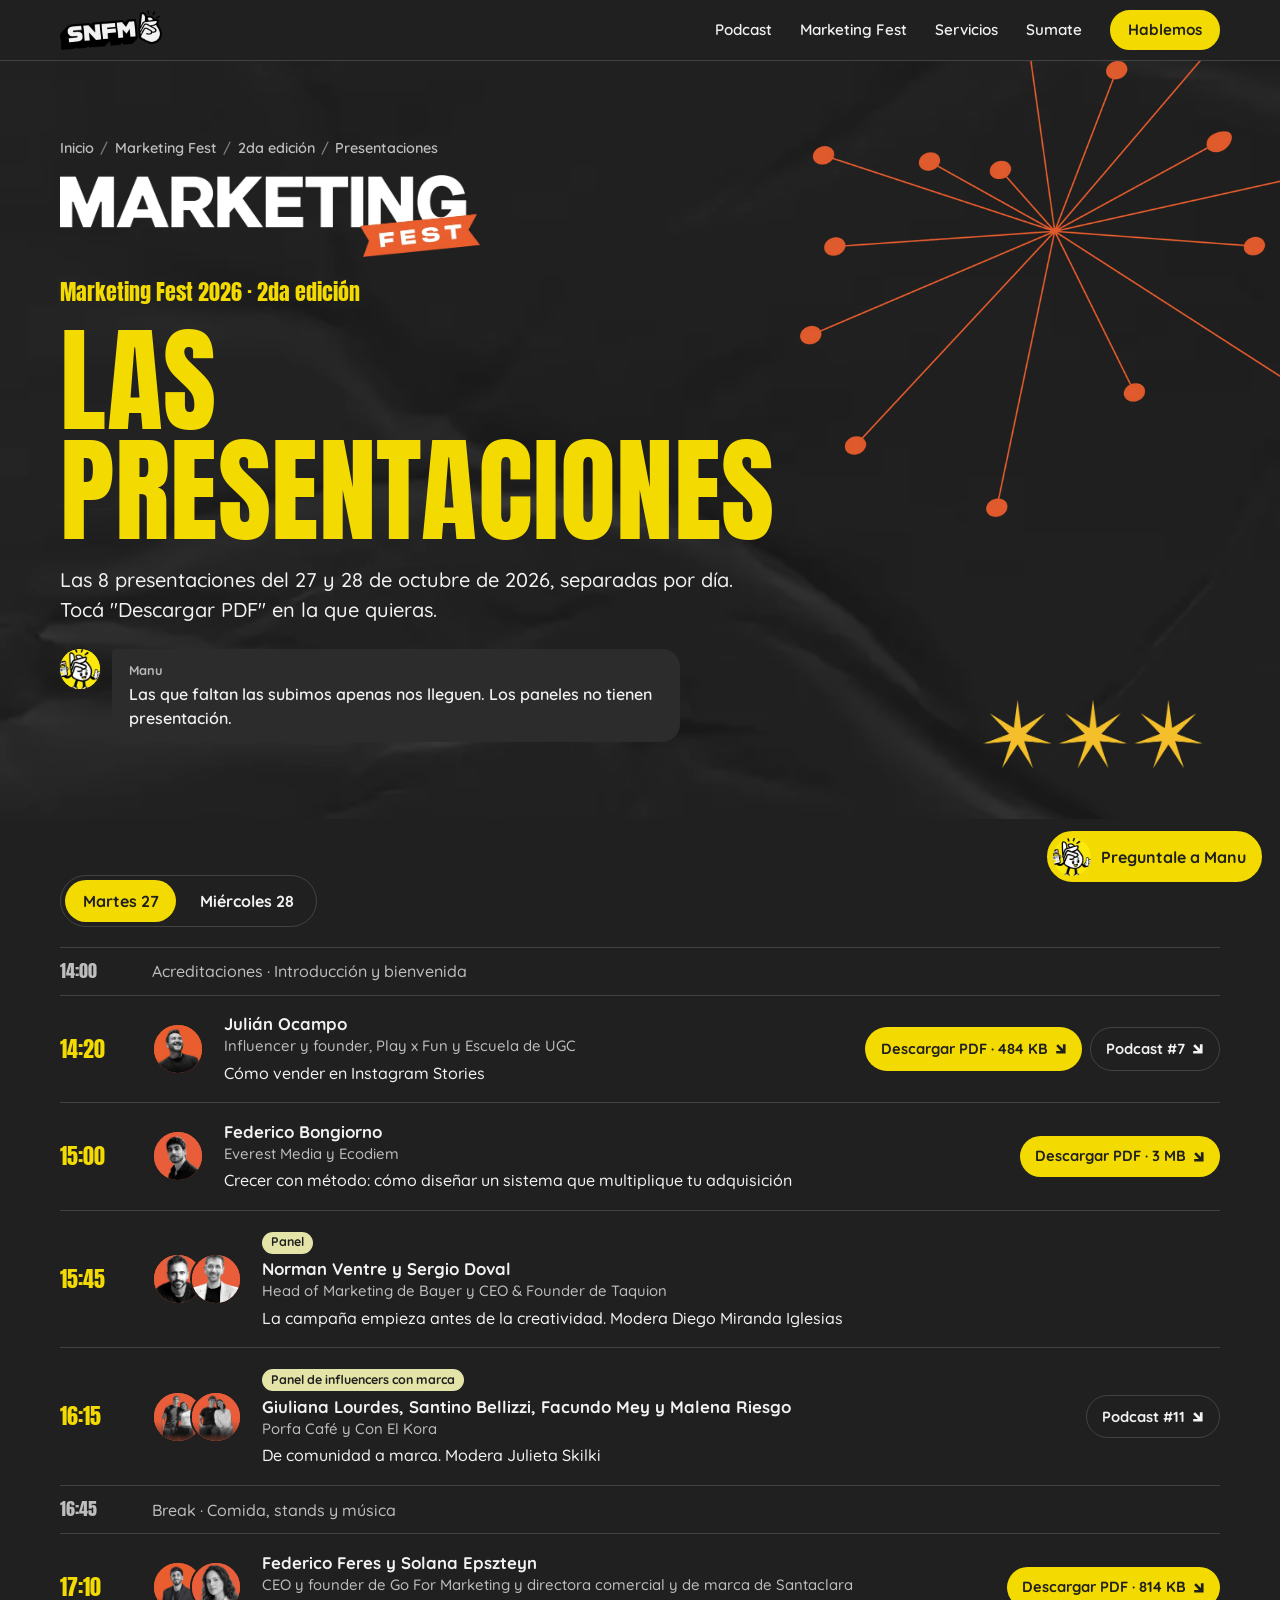
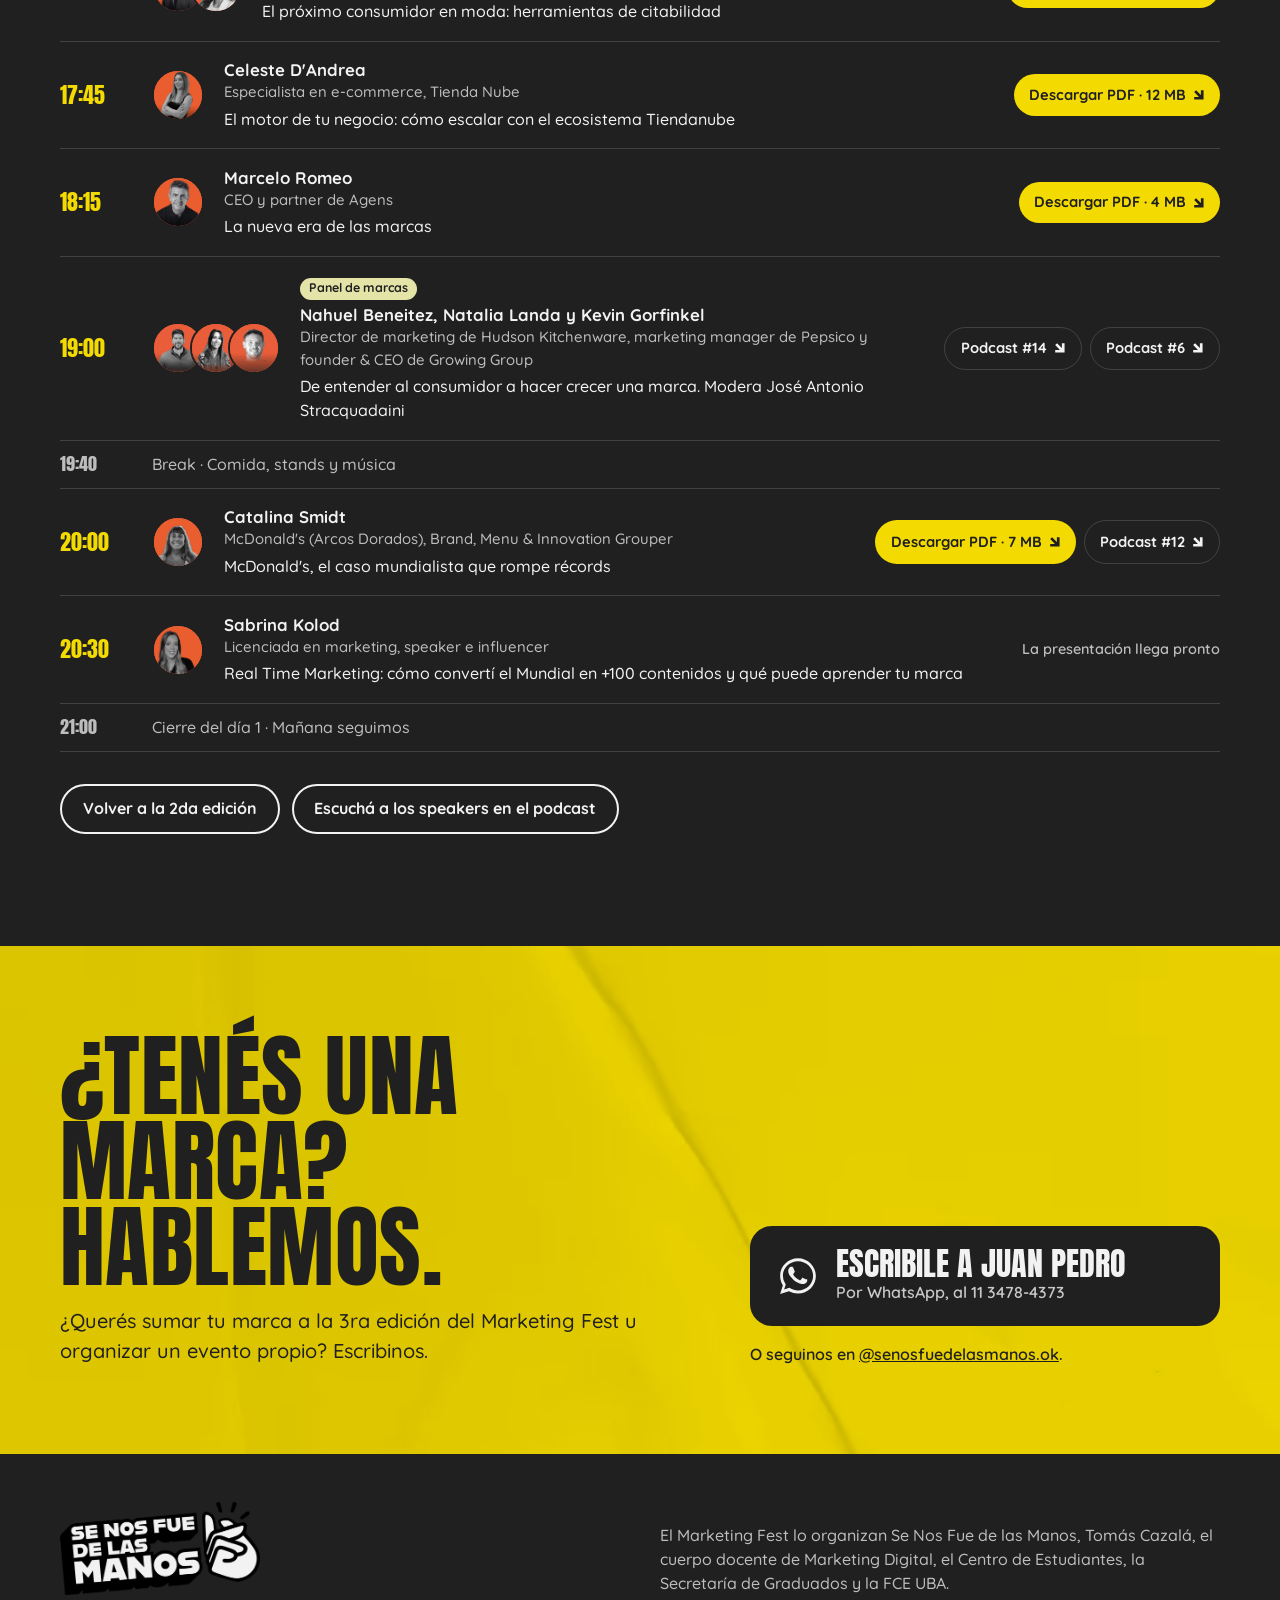
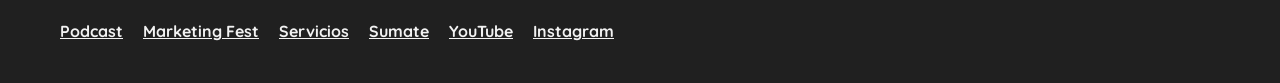
<file: marketing-fest/2026/presentaciones/index.html>
<!DOCTYPE html>
<html lang="es-AR">
<head>
<!-- Google Tag Manager -->
<script>(function(w,d,s,l,i){w[l]=w[l]||[];w[l].push({'gtm.start':
new Date().getTime(),event:'gtm.js'});var f=d.getElementsByTagName(s)[0],
j=d.createElement(s),dl=l!='dataLayer'?'&l='+l:'';j.async=true;j.src=
'https://www.googletagmanager.com/gtm.js?id='+i+dl;f.parentNode.insertBefore(j,f);
})(window,document,'script','dataLayer','GTM-5Z65GSRG');</script>
<!-- End Google Tag Manager -->
<meta charset="utf-8">
<meta name="viewport" content="width=device-width, initial-scale=1, viewport-fit=cover">
<title>Presentaciones del Marketing Fest 2026 para descargar en PDF</title>
<meta name="description" content="Descargá en PDF las presentaciones de la 2da edición del Marketing Fest (27 y 28 de octubre de 2026, FCE UBA): McDonald&#39;s, Tiendanube, Agens, Go For, Komin y más.">
<meta property="og:type" content="website">
<meta property="og:site_name" content="Se Nos Fue de las Manos">
<meta property="og:locale" content="es_AR">
<meta property="og:title" content="Presentaciones del Marketing Fest 2026 para descargar en PDF">
<meta property="og:description" content="Descargá en PDF las presentaciones de la 2da edición del Marketing Fest (27 y 28 de octubre de 2026, FCE UBA): McDonald&#39;s, Tiendanube, Agens, Go For, Komin y más.">
<meta property="og:image" content="../../../assets/img/ed1/01.jpg">
<meta name="twitter:card" content="summary_large_image">
<meta name="theme-color" content="#202020">
<link rel="icon" type="image/png" href="../../../favicon.png">
<link rel="apple-touch-icon" href="../../../apple-touch-icon.png">
<link rel="preconnect" href="https://fonts.googleapis.com">
<link rel="preconnect" href="https://fonts.gstatic.com" crossorigin>
<link href="https://fonts.googleapis.com/css2?family=Anton&family=Quicksand:wght@500;600;700&display=swap" rel="stylesheet">
<link rel="stylesheet" href="../../../assets/site.css">
<script type="application/ld+json">{"@context":"https://schema.org","@type":"Organization","name":"Se Nos Fue de las Manos","alternateName":"SNFM","description":"Docentes, ayudantes y estudiantes de la UBA que enseñan marketing fuera del aula: podcast con gerentes de marketing de marcas referentes y el Marketing Fest, libre y gratuito.","sameAs":["https://www.youtube.com/@SeNosFueDeLasManos","https://www.instagram.com/senosfuedelasmanos.ok/"]}</script>
</head>
<body>
<!-- Google Tag Manager (noscript) -->
<noscript><iframe src="https://www.googletagmanager.com/ns.html?id=GTM-5Z65GSRG"
height="0" width="0" style="display:none;visibility:hidden"></iframe></noscript>
<!-- End Google Tag Manager (noscript) -->
<header class="nav">
  <div class="wrap">
    <a class="home" href="../../../" aria-label="Se Nos Fue de las Manos, inicio"><img src="../../../assets/img/snfm/logo-snfm.webp" alt="" width="600" height="236"></a>
    <nav class="nav-links" aria-label="Secciones">
      <a href="../../../podcast/">Podcast</a>
      <div class="dd">
        <a href="../../../marketing-fest/">Marketing Fest</a>
        <div class="dd-menu">
          <a href="../../../marketing-fest/2026/">2da edición<small>27 y 28 de octubre de 2026</small></a>
          <a href="../../../marketing-fest/2025/">1ra edición<small>25 y 26 de septiembre de 2025</small></a>
        </div>
      </div>
      <div class="dd">
        <a href="../../../servicios/">Servicios</a>
        <div class="dd-menu">
          <a href="../../../servicios/contenido-en-la-calle/">Contenido en la calle<small>Preguntas y dinámicas con la gente</small></a>
          <a href="../../../servicios/videos-y-ugc/">Videos y UGC<small>Con nosotros o tu equipo como cara</small></a>
          <a href="../../../servicios/eventos/">Eventos<small>Como el Marketing Fest</small></a>
          <a href="../../../servicios/sponsor-del-podcast/">Sponsoreá el podcast<small>Tu marca en cada capítulo</small></a>
        </div>
      </div>
      <a href="../../../sumate/">Sumate</a>
    </nav>
    <a class="cta" href="https://wa.me/5491134784373?text=%C2%A1Hola%2C%20Juampe!%20%C2%BFC%C3%B3mo%20est%C3%A1s%3F%20Te%20escribo%20desde%20la%20web%20de%20Se%20Nos%20Fue%20de%20las%20Manos%20para%20trabajar%20juntos." target="_blank" rel="noopener" data-wa>Hablemos</a>
  </div>
</header>

<main>
<section class="page-hero fest-hero">
  
  <img class="deco destello" src="../../../assets/img/fest/destello-naranja.webp" alt="" aria-hidden="true"><img class="deco estrellas" src="../../../assets/img/fest/estrellas-amarillo.webp" alt="" aria-hidden="true">
  <div class="wrap">
    <ol class="crumbs" aria-label="Estás en"><li><a href="../../../">Inicio</a></li><li><a href="../../../marketing-fest/">Marketing Fest</a></li><li><a href="../../../marketing-fest/2026/">2da edición</a></li><li aria-current="page">Presentaciones</li></ol>
    <img class="mf-logo" src="../../../assets/img/fest/logo-marketing-fest-blanco.webp" alt="Marketing Fest" width="1000" height="195">
    <p class="num">Marketing Fest 2026 · 2da edición</p>
    <h1>Las presentaciones</h1>
    <p class="lead">Las 8 presentaciones del 27 y 28 de octubre de 2026, separadas por día. Tocá "Descargar PDF" en la que quieras.</p>
    <div class="says"><span class="av" aria-hidden="true"><img src="../../../assets/img/manu-avatar.webp" alt=""></span><p><b>Manu</b>Las que faltan las subimos apenas nos lleguen. Los paneles no tienen presentación.</p></div>
    
  </div>
</section>
<section class="ch s-ink" aria-label="Presentaciones por día" style="padding-top:clamp(32px,5vw,56px)">
  <div class="wrap">
    <div class="tabs" role="tablist" aria-label="Día" style="margin-bottom:1.25rem;width:max-content">
      <button role="tab" id="tab-1" aria-controls="day-1" aria-selected="true">Martes 27</button>
      <button role="tab" id="tab-2" aria-controls="day-2" aria-selected="false" tabindex="-1">Miércoles 28</button>
    </div>
    <ul class="talks" id="day-1" role="tabpanel" aria-labelledby="tab-1"><li class="talk pause"><time>14:00</time><span>Acreditaciones · Introducción y bienvenida</span></li>
<li class="talk"><time>14:20</time><div class="faces"><img src="../../../assets/img/speakers/julian-ocampo.jpg" alt="" loading="lazy"></div>
    <div class="talk-t"><strong>Julián Ocampo</strong><span>Influencer y founder, Play x Fun y Escuela de UGC</span><em>Cómo vender en Instagram Stories</em></div>
    <div class="talk-a"><a class="pdf" href="../../../assets/presentaciones/martes-1420-julian-ocampo.pdf" download data-dl="Julián Ocampo">Descargar PDF · 484 KB <svg aria-hidden="true"><use href="../../../assets/icons.svg#arr"/></svg></a><a class="yt" href="https://youtu.be/ci1ZzBnsqk4" target="_blank" rel="noopener">Podcast #7 <svg aria-hidden="true"><use href="../../../assets/icons.svg#arr"/></svg></a></div></li>
<li class="talk"><time>15:00</time><div class="faces"><img src="../../../assets/img/speakers/federico-bongiorno.jpg" alt="" loading="lazy"></div>
    <div class="talk-t"><strong>Federico Bongiorno</strong><span>Everest Media y Ecodiem</span><em>Crecer con método: cómo diseñar un sistema que multiplique tu adquisición</em></div>
    <div class="talk-a"><a class="pdf" href="../../../assets/presentaciones/martes-1500-federico-bongiorno.pdf" download data-dl="Federico Bongiorno">Descargar PDF · 3 MB <svg aria-hidden="true"><use href="../../../assets/icons.svg#arr"/></svg></a></div></li>
<li class="talk"><time>15:45</time><div class="faces"><img src="../../../assets/img/speakers/norman-ventre.jpg" alt="" loading="lazy"><img src="../../../assets/img/speakers/sergio-doval.jpg" alt="" loading="lazy"></div>
    <div class="talk-t"><span class="k">Panel</span><strong>Norman Ventre y Sergio Doval</strong><span>Head of Marketing de Bayer y CEO &amp; Founder de Taquion</span><em>La campaña empieza antes de la creatividad. Modera Diego Miranda Iglesias</em></div>
    <div class="talk-a"></div></li>
<li class="talk"><time>16:15</time><div class="faces"><img src="../../../assets/img/speakers/porfa-giuli-santi.jpg" alt="" loading="lazy"><img src="../../../assets/img/speakers/kora-male-facu.jpg" alt="" loading="lazy"></div>
    <div class="talk-t"><span class="k">Panel de influencers con marca</span><strong>Giuliana Lourdes, Santino Bellizzi, Facundo Mey y Malena Riesgo</strong><span>Porfa Café y Con El Kora</span><em>De comunidad a marca. Modera Julieta Skilki</em></div>
    <div class="talk-a"><a class="yt" href="https://youtu.be/58lgNq7-6qU" target="_blank" rel="noopener">Podcast #11 <svg aria-hidden="true"><use href="../../../assets/icons.svg#arr"/></svg></a></div></li>
<li class="talk pause"><time>16:45</time><span>Break · Comida, stands y música</span></li>
<li class="talk"><time>17:10</time><div class="faces"><img src="../../../assets/img/speakers/federico-feres.jpg" alt="" loading="lazy"><img src="../../../assets/img/speakers/solana-epszteyn.jpg" alt="" loading="lazy"></div>
    <div class="talk-t"><strong>Federico Feres y Solana Epszteyn</strong><span>CEO y founder de Go For Marketing y directora comercial y de marca de Santaclara</span><em>El próximo consumidor en moda: herramientas de citabilidad</em></div>
    <div class="talk-a"><a class="pdf" href="../../../assets/presentaciones/martes-1710-go-for-santaclara.pdf" download data-dl="Federico Feres y Solana Epszteyn">Descargar PDF · 814 KB <svg aria-hidden="true"><use href="../../../assets/icons.svg#arr"/></svg></a></div></li>
<li class="talk"><time>17:45</time><div class="faces"><img src="../../../assets/img/speakers/celeste-dandrea.jpg" alt="" loading="lazy"></div>
    <div class="talk-t"><strong>Celeste D&#39;Andrea</strong><span>Especialista en e-commerce, Tienda Nube</span><em>El motor de tu negocio: cómo escalar con el ecosistema Tiendanube</em></div>
    <div class="talk-a"><a class="pdf" href="../../../assets/presentaciones/martes-1745-tiendanube.pdf" download data-dl="Celeste D&#39;Andrea">Descargar PDF · 12 MB <svg aria-hidden="true"><use href="../../../assets/icons.svg#arr"/></svg></a></div></li>
<li class="talk"><time>18:15</time><div class="faces"><img src="../../../assets/img/speakers/marcelo-romeo.jpg" alt="" loading="lazy"></div>
    <div class="talk-t"><strong>Marcelo Romeo</strong><span>CEO y partner de Agens</span><em>La nueva era de las marcas</em></div>
    <div class="talk-a"><a class="pdf" href="../../../assets/presentaciones/martes-1815-marcelo-romeo-agens.pdf" download data-dl="Marcelo Romeo">Descargar PDF · 4 MB <svg aria-hidden="true"><use href="../../../assets/icons.svg#arr"/></svg></a></div></li>
<li class="talk"><time>19:00</time><div class="faces"><img src="../../../assets/img/speakers/nahuel-beneitez.jpg" alt="" loading="lazy"><img src="../../../assets/img/speakers/natalia-landa.jpg" alt="" loading="lazy"><img src="../../../assets/img/speakers/kevin-gorfinkel.jpg" alt="" loading="lazy"></div>
    <div class="talk-t"><span class="k">Panel de marcas</span><strong>Nahuel Beneitez, Natalia Landa y Kevin Gorfinkel</strong><span>Director de marketing de Hudson Kitchenware, marketing manager de Pepsico y founder &amp; CEO de Growing Group</span><em>De entender al consumidor a hacer crecer una marca. Modera José Antonio Stracquadaini</em></div>
    <div class="talk-a"><a class="yt" href="https://youtu.be/frHZ2A1u_Jc" target="_blank" rel="noopener">Podcast #14 <svg aria-hidden="true"><use href="../../../assets/icons.svg#arr"/></svg></a><a class="yt" href="https://youtu.be/z0wwmsokSnI" target="_blank" rel="noopener">Podcast #6 <svg aria-hidden="true"><use href="../../../assets/icons.svg#arr"/></svg></a></div></li>
<li class="talk pause"><time>19:40</time><span>Break · Comida, stands y música</span></li>
<li class="talk"><time>20:00</time><div class="faces"><img src="../../../assets/img/speakers/catalina-smidt.jpg" alt="" loading="lazy"></div>
    <div class="talk-t"><strong>Catalina Smidt</strong><span>McDonald&#39;s (Arcos Dorados), Brand, Menu &amp; Innovation Grouper</span><em>McDonald&#39;s, el caso mundialista que rompe récords</em></div>
    <div class="talk-a"><a class="pdf" href="../../../assets/presentaciones/martes-2000-mcdonalds.pdf" download data-dl="Catalina Smidt">Descargar PDF · 7 MB <svg aria-hidden="true"><use href="../../../assets/icons.svg#arr"/></svg></a><a class="yt" href="https://youtu.be/z7KLrqzyUEk" target="_blank" rel="noopener">Podcast #12 <svg aria-hidden="true"><use href="../../../assets/icons.svg#arr"/></svg></a></div></li>
<li class="talk"><time>20:30</time><div class="faces"><img src="../../../assets/img/speakers/sabrina-kolod.jpg" alt="" loading="lazy"></div>
    <div class="talk-t"><strong>Sabrina Kolod</strong><span>Licenciada en marketing, speaker e influencer</span><em>Real Time Marketing: cómo convertí el Mundial en +100 contenidos y qué puede aprender tu marca</em></div>
    <div class="talk-a"><span class="soon">La presentación llega pronto</span></div></li>
<li class="talk pause"><time>21:00</time><span>Cierre del día 1 · Mañana seguimos</span></li></ul>
    <ul class="talks" id="day-2" role="tabpanel" aria-labelledby="tab-2"><li class="talk pause"><time>14:00</time><span>Acreditaciones · Introducción y bienvenida</span></li>
<li class="talk"><time>14:20</time><div class="faces"><img src="../../../assets/img/speakers/fernanda-rivera.jpg" alt="" loading="lazy"></div>
    <div class="talk-t"><strong>Fernanda Rivera</strong><span>Founder de Markus</span><em>La evolución de la inteligencia artificial y su impacto en los negocios</em></div>
    <div class="talk-a"><span class="soon">La presentación llega pronto</span></div></li>
<li class="talk"><time>14:40</time><div class="faces"></div>
    <div class="talk-t"><strong>Mariano Garibini</strong><span>Founder de La Pareja Tester</span></div>
    <div class="talk-a"></div></li>
<li class="talk"><time>15:00</time><div class="faces"><img src="../../../assets/img/speakers/aldana-abadi.jpg" alt="" loading="lazy"><img src="../../../assets/img/speakers/caro-dubi.jpg" alt="" loading="lazy"></div>
    <div class="talk-t"><strong>Aldana Abadi y Carolina Dubiansky</strong><span>Carolina Dubiansky y Fandel Mkt</span></div>
    <div class="talk-a"><a class="pdf" href="../../../assets/presentaciones/miercoles-1500-aldana-abadi-fandel.pdf" download data-dl="Aldana Abadi y Carolina Dubiansky">Descargar PDF · 393 KB <svg aria-hidden="true"><use href="../../../assets/icons.svg#arr"/></svg></a></div></li>
<li class="talk"><time>15:45</time><div class="faces"><img src="../../../assets/img/speakers/carolina-geler.jpg" alt="" loading="lazy"></div>
    <div class="talk-t"><strong>Carolina Geler</strong><span>Founder &amp; CEO de Komin Sabor Digital</span><em>Tu próximo cliente está scrolleando con hambre</em></div>
    <div class="talk-a"><a class="pdf" href="../../../assets/presentaciones/miercoles-1545-carolina-geler-komin.pdf" download data-dl="Carolina Geler">Descargar PDF · 8 MB <svg aria-hidden="true"><use href="../../../assets/icons.svg#arr"/></svg></a></div></li>
<li class="talk"><time>16:15</time><div class="faces"><img src="../../../assets/img/speakers/sebastian-rios.jpg" alt="" loading="lazy"><img src="../../../assets/img/speakers/alejo-canudas.jpg" alt="" loading="lazy"><img src="../../../assets/img/speakers/emiliano-baratz.jpg" alt="" loading="lazy"></div>
    <div class="talk-t"><span class="k">Panel de franquicias</span><strong>Sebastián Ríos, Alejo Canudas y Emiliano Baratz</strong><span>Grupo RE, Canudas Franquicias y La Pinocha</span><em>Marcas en expansión: marketing para impulsar franquicias. Modera Adolfo Wiegrebe</em></div>
    <div class="talk-a"><a class="yt" href="https://youtu.be/HGDVLvvIYE0" target="_blank" rel="noopener">Podcast #5 <svg aria-hidden="true"><use href="../../../assets/icons.svg#arr"/></svg></a></div></li>
<li class="talk pause"><time>16:45</time><span>Break · Comida, stands y música</span></li>
<li class="talk"><time>17:10</time><div class="faces"><img src="../../../assets/img/speakers/valentin-rementeria.jpg" alt="" loading="lazy"><img src="../../../assets/img/speakers/lautaro-bordon.jpg" alt="" loading="lazy"><img src="../../../assets/img/speakers/walter-costabel.jpg" alt="" loading="lazy"></div>
    <div class="talk-t"><span class="k">Panel gamer</span><strong>Valentín Rementería, Lautaro Bordón y Walter Costabel</strong><span>KRU, Shell, LocalStrike y Logitech</span><em>Game over al marketing tradicional. Modera Lucas Landa</em></div>
    <div class="talk-a"><a class="yt" href="https://youtu.be/U3ouaWOMLNc" target="_blank" rel="noopener">Podcast #13 <svg aria-hidden="true"><use href="../../../assets/icons.svg#arr"/></svg></a></div></li>
<li class="talk"><time>17:45</time><div class="faces"><img src="../../../assets/img/speakers/juan-pablo-brea.jpg" alt="" loading="lazy"><img src="../../../assets/img/speakers/santiago-giovannetti.jpg" alt="" loading="lazy"></div>
    <div class="talk-t"><strong>Juan Pablo Brea y Santiago Giovannetti</strong><span>Founder &amp; CEO y head of agentic AI de ABN Group</span><em>¿Cuándo fue la última vez que hiciste algo por primera vez?</em></div>
    <div class="talk-a"><span class="soon">La presentación llega pronto</span><a class="yt" href="https://youtu.be/_MChtd2S8w4" target="_blank" rel="noopener">Podcast #10 <svg aria-hidden="true"><use href="../../../assets/icons.svg#arr"/></svg></a></div></li>
<li class="talk"><time>18:15</time><div class="faces"><img src="../../../assets/img/speakers/agustin-arias.jpg" alt="" loading="lazy"><img src="../../../assets/img/speakers/sebastian-lutz.jpg" alt="" loading="lazy"></div>
    <div class="talk-t"><span class="k">Panel de logística y distribución</span><strong>Agustín Arias Usandivaras y Sebastián Lutz</strong><span>Brand manager de Heineken y Sol (CCU) y gerente de marketing de Pickit</span><em>Estar donde está el consumidor: distribución, logística y el desafío de llegar en el momento indicado. Modera Rocío Vallbona</em></div>
    <div class="talk-a"><a class="yt" href="https://youtu.be/mWQZiNSbfPk" target="_blank" rel="noopener">Podcast #15 <svg aria-hidden="true"><use href="../../../assets/icons.svg#arr"/></svg></a></div></li>
<li class="talk"><time>19:00</time><div class="faces"><img src="../../../assets/img/speakers/mariano-felix-rica.jpg" alt="" loading="lazy"><img src="../../../assets/img/speakers/francisco-grancelli.jpg" alt="" loading="lazy"></div>
    <div class="talk-t"><strong>Mariano Felix Rica y Francisco Grancelli</strong><span>Meta, Regional Client Solutions Partner y Regional Retail &amp; Tech Client Partner</span><em>Cooling break: aprovechar la pausa para entender el nuevo juego digital</em></div>
    <div class="talk-a"><span class="soon">La presentación llega pronto</span></div></li>
<li class="talk pause"><time>19:40</time><span>Break · Comida, stands y música</span></li>
<li class="talk"><time>20:00</time><div class="faces"><img src="../../../assets/img/speakers/tamara-stronguin.jpg" alt="" loading="lazy"></div>
    <div class="talk-t"><strong>Tamara Stronguin</strong><span>Head of Growth de Rappi</span><em>El balde roto</em></div>
    <div class="talk-a"><span class="soon">La presentación llega pronto</span></div></li>
<li class="talk"><time>20:30</time><div class="faces"><img src="../../../assets/img/speakers/tomas-cazala.jpg" alt="" loading="lazy"></div>
    <div class="talk-t"><strong>Tomás Cazalá</strong><span>Founder &amp; CEO de DT Comunicación, Doble Dosis y FlashTag</span></div>
    <div class="talk-a"></div></li>
<li class="talk pause"><time>21:00</time><span>Cierre del evento · Nos vemos en la 3ra edición</span></li></ul>
    <div class="next-links"><a class="ghost" href="../../../marketing-fest/2026/">Volver a la 2da edición</a><a class="ghost" href="../../../podcast/">Escuchá a los speakers en el podcast</a></div>
  </div>
</section>
<section class="band s-y" aria-labelledby="t-hab">
  <div class="wrap talk-to">
    <div class="ch-head" style="margin:0">
      <h2 id="t-hab">¿Tenés una marca? Hablemos.</h2>
      <p class="lead">¿Querés sumar tu marca a la 3ra edición del Marketing Fest u organizar un evento propio? Escribinos.</p>
    </div>
    <div>
      <a class="wa" href="https://wa.me/5491134784373?text=%C2%A1Hola%2C%20Juampe!%20%C2%BFC%C3%B3mo%20est%C3%A1s%3F%20Te%20escribo%20desde%20la%20web%20de%20Se%20Nos%20Fue%20de%20las%20Manos%20para%20trabajar%20juntos." target="_blank" rel="noopener" data-wa>
        <svg class="w" aria-hidden="true"><use href="../../../assets/icons.svg#wa"/></svg>
        <div><strong>Escribile a Juan Pedro</strong><span>Por WhatsApp, al 11 3478-4373</span></div>
      </a>
      <p class="also">O seguinos en <a href="https://www.instagram.com/senosfuedelasmanos.ok/" target="_blank" rel="noopener">@senosfuedelasmanos.ok</a>.</p>
    </div>
  </div>
</section>
</main>

<footer class="foot">
  <div class="wrap">
    <img class="logo" src="../../../assets/img/snfm/logo-se-nos-fue.webp" alt="Se Nos Fue de las Manos" width="900" height="421" loading="lazy">
    <p>El Marketing Fest lo organizan Se Nos Fue de las Manos, Tomás Cazalá, el cuerpo docente de Marketing Digital, el Centro de Estudiantes, la Secretaría de Graduados y la FCE UBA.</p>
    <nav aria-label="Más">
      <a href="../../../podcast/">Podcast</a>
      <a href="../../../marketing-fest/">Marketing Fest</a>
      <a href="../../../servicios/">Servicios</a>
      <a href="../../../sumate/">Sumate</a>
      <a href="https://www.youtube.com/@SeNosFueDeLasManos" target="_blank" rel="noopener">YouTube</a>
      <a href="https://www.instagram.com/senosfuedelasmanos.ok/" target="_blank" rel="noopener">Instagram</a>
    </nav>
  </div>
</footer>

<button class="ask-fab" data-ask aria-haspopup="dialog"><span class="av" aria-hidden="true"><img src="../../../assets/img/manu-avatar.webp" alt=""></span>Preguntale a Manu</button>
<dialog class="chat" id="chat" aria-labelledby="chat-t">
  <div class="chat-h">
    <span class="av" aria-hidden="true"><img src="../../../assets/img/manu-avatar.webp" alt=""></span>
    <div><b id="chat-t">Manu</b><small>Vocero con IA de SNFM</small></div>
    <button data-close aria-label="Cerrar">×</button>
  </div>
  <div class="chat-log" id="chat-log" aria-live="polite"></div>
  <div class="chat-q" id="chat-q"></div>
</dialog>
<script>window.QA=[{"q":"¿Dónde bajo las presentaciones del Marketing Fest?","a":"Están en <a href=\"../../../marketing-fest/2026/presentaciones/\">las presentaciones de la 2da edición</a>, separadas por día. Tocá \"Descargar PDF\" en la charla que quieras."},{"q":"¿Cuándo es la 3ra edición del Marketing Fest?","a":"Todavía no tiene fecha. Dejá tus datos en <a href=\"../../../marketing-fest/#tercera\">Avisame cuando salga la 3ra</a> y te escribimos apenas abra la inscripción."},{"q":"¿Dónde veo el podcast?","a":"En nuestro <a href=\"https://www.youtube.com/@SeNosFueDeLasManos\" target=\"_blank\" rel=\"noopener\">canal de YouTube</a>. Si no sabés por cuál arrancar, andá por el de Con el Kora o el de McDonald's. Están todos en <a href=\"../../../podcast/\">la página del podcast</a>."},{"q":"Tengo una marca, ¿qué pueden hacer conmigo?","a":"Mirá <a href=\"../../../servicios/\">nuestros servicios</a>: <a href=\"../../../servicios/contenido-en-la-calle/\">Contenido en la calle</a>, <a href=\"../../../servicios/videos-y-ugc/\">videos y UGC</a> con nosotros o alguien de tu equipo como cara, <a href=\"../../../servicios/eventos/\">eventos</a> como el Marketing Fest y tu marca en el podcast."},{"q":"¿Cómo me sumo a Se Nos Fue?","a":"Anotate en <a href=\"../../../sumate/\">Sumate</a> y contanos en qué podés ayudar. Ojo: no es remunerado, lo hacemos por amor al marketing."},{"q":"¿Mi marca puede ser sponsor del podcast?","a":"¡Sí! Sponsorear solo el podcast sale 2.000 USD. Mirá <a href=\"../../../servicios/sponsor-del-podcast/\">qué incluye</a> o escribile directo a Juan Pedro por <a href=\"https://wa.me/5491134784373?text=%C2%A1Hola%2C%20Juampe!%20%C2%BFC%C3%B3mo%20est%C3%A1s%3F%20Te%20escribo%20desde%20la%20web%20de%20Se%20Nos%20Fue%20de%20las%20Manos%20porque%20quiero%20que%20mi%20marca%20sea%20sponsor%20del%20podcast.\" target=\"_blank\" rel=\"noopener\">WhatsApp</a>."},{"q":"¿Puedo hacer un capítulo del podcast sin ser sponsor?","a":"¡Sí, y es gratis! Proponé tu capítulo en <a href=\"../../../podcast/#invitado\">Vení al podcast</a>."},{"q":"¿Cómo hago para ser speaker en el Marketing Fest?","a":"Es gratis. Contanos tu propuesta de valor (qué se lleva la gente de tu charla) en <a href=\"../../../marketing-fest/#speaker\">Sé speaker en el Marketing Fest</a>."},{"q":"¿Cómo sumo mi marca como sponsor de la 3ra edición?","a":"Dejanos tus datos en <a href=\"../../../marketing-fest/#sponsor-3ra\">Sumá tu marca como sponsor</a> y te mandamos las opciones."},{"q":"¿Cuánto sale?","a":"Depende de la idea. Escribile a Juan Pedro por <a href=\"https://wa.me/5491134784373?text=%C2%A1Hola%2C%20Juampe!%20%C2%BFC%C3%B3mo%20est%C3%A1s%3F%20Te%20escribo%20desde%20la%20web%20de%20Se%20Nos%20Fue%20de%20las%20Manos%20para%20trabajar%20juntos.\" target=\"_blank\" rel=\"noopener\">WhatsApp</a>, contale qué tenés en mente y te pasa una propuesta."},{"q":"¿Quién sos?","a":"Soy Manu, el vocero con IA de Se Nos Fue de las Manos. Te ayudo a encontrar lo que buscás en la web. Para algo más, te paso con el equipo."}];</script>
<script src="../../../assets/site.js" defer></script>
</body>
</html>
</file>
<file: assets/site.css>
:root{
  --y:#F3DA00; --cream:#E4E4A8; --ink:#202020; --paper:#F2F2F2;
  --orange:#F9A900; --red:#EB462E; --purple:#A68ADE; --cyan:#44BDDE; --green:#2EA866; --fest:#E95D3A;
  --display:'Anton', Impact, 'Arial Narrow Bold', sans-serif;
  --body:'Quicksand', 'Trebuchet MS', system-ui, sans-serif;
  /* superficies que cambian con el tema */
  --bg:#F2F2F2; --fg:#202020; --muted:#5b5b5b; --line:rgba(32,32,32,.14); --card:#ffffff; --deep:#202020; --deep-fg:#F2F2F2; --deep-muted:#bdbdbd; --deep-line:rgba(242,242,242,.16);
  --gut:max(16px, env(safe-area-inset-left,0px));
  --gut-r:max(16px, env(safe-area-inset-right,0px));
}
@media (prefers-color-scheme: dark){
  :root:not([data-theme="light"]){
    --bg:#171717; --fg:#F2F2F2; --muted:#b4b4b4; --line:rgba(242,242,242,.14); --card:#222222; --deep:#0d0d0d; --deep-line:rgba(242,242,242,.12);
  }
}
:root[data-theme="dark"]{
  --bg:#171717; --fg:#F2F2F2; --muted:#b4b4b4; --line:rgba(242,242,242,.14); --card:#222222; --deep:#0d0d0d; --deep-line:rgba(242,242,242,.12);
}
*,*::before,*::after{box-sizing:border-box}
html{-webkit-text-size-adjust:100%;scroll-behavior:smooth;scroll-padding-top:72px}
@media (prefers-reduced-motion: reduce){html{scroll-behavior:auto}*{transition:none!important;animation:none!important}}
body{margin:0;background:var(--bg);color:var(--fg);font-family:var(--body);font-weight:500;line-height:1.5;overflow-x:hidden}
img,svg,video{max-width:100%;display:block}
a{color:inherit}
button{font:inherit;color:inherit}
:focus-visible{outline:3px solid var(--y);outline-offset:3px}
.s-y :focus-visible{outline-color:var(--ink)}
.sr{position:absolute;width:1px;height:1px;overflow:hidden;clip:rect(0 0 0 0);white-space:nowrap}
.inv{filter:invert(1)}
.wrap{max-width:1240px;margin:0 auto;padding-left:var(--gut);padding-right:var(--gut-r)}
@media (min-width:700px){.wrap{padding-left:max(40px,var(--gut));padding-right:max(40px,var(--gut-r))}}
h1,h2,h3{font-family:var(--display);font-weight:400;text-transform:uppercase;line-height:.95;letter-spacing:.005em;margin:0}

/* ---------- botones ---------- */
.cta{display:inline-flex;align-items:center;gap:.6rem;padding:.9rem 1.3rem;border-radius:999px;background:var(--y);color:var(--ink);font-weight:700;text-decoration:none;border:2px solid var(--y);line-height:1.1}
.cta svg{width:.9em;height:.9em;flex:none}
.cta:hover{background:transparent;color:inherit}
.cta.ink{background:var(--ink);border-color:var(--ink);color:var(--paper)}
.cta.ink:hover{background:transparent;color:var(--ink)}
.ghost{display:inline-flex;align-items:center;gap:.6rem;padding:.9rem 1.3rem;border-radius:999px;border:2px solid currentColor;font-weight:700;text-decoration:none;line-height:1.1;background:none;cursor:pointer}
.ghost svg{width:.9em;height:.9em}
.ghost:hover{background:var(--y);border-color:var(--y);color:var(--ink)}
.btns{display:flex;flex-wrap:wrap;gap:.75rem;margin-top:1.6rem}

/* ---------- nav ---------- */
.nav{position:sticky;top:0;z-index:20;background:var(--deep);color:var(--deep-fg);padding-top:env(safe-area-inset-top,0px);border-bottom:1px solid var(--deep-line)}
.nav .wrap{display:flex;align-items:center;gap:1rem;min-height:60px}
.nav .home{display:block;flex:none}
.nav-links{display:flex;gap:.25rem;margin-left:auto;overflow-x:auto;scrollbar-width:none}
.nav-links::-webkit-scrollbar{display:none}
.nav-links a{padding:.5rem .75rem;border-radius:999px;text-decoration:none;font-weight:600;white-space:nowrap;font-size:.95rem}
.nav-links a:hover{background:rgba(242,242,242,.1)}
.nav .cta{padding:.6rem 1rem;font-size:.95rem;flex:none}
.nav .cta:hover{color:var(--deep-fg)}
@media (max-width:860px){
  .nav .wrap{flex-wrap:wrap;gap:0 .75rem;padding-top:.35rem;padding-bottom:.35rem}
  .nav .cta{margin-left:auto}
  .nav-links{order:3;width:100%;margin:0 calc(-1 * var(--gut-r)) 0 -.75rem;padding-bottom:.2rem}
}

/* ---------- capítulos (secciones) ---------- */
.ch{padding:clamp(56px,9vw,112px) 0}
.s-ink{background:var(--deep);color:var(--deep-fg)}
.s-y{background:var(--y);color:var(--ink)}
.ch-head{display:grid;gap:1rem;margin-bottom:clamp(28px,4vw,48px)}
.num{font-family:var(--display);font-size:1.4rem;line-height:1;color:var(--y)}
.s-y .num{color:var(--ink)}
.ch-head h2{font-size:clamp(2.8rem,8vw,6.2rem);max-width:14ch}
.s-ink h2,.s-ink h3{color:var(--y)}
.lead{font-size:clamp(1.05rem,1.6vw,1.25rem);max-width:60ch;margin:0}
.s-ink .lead{color:var(--deep-fg)}

/* lo que dice Manu en cada capítulo */
.says{display:flex;align-items:flex-start;gap:.75rem;max-width:62ch;margin:.25rem 0 0}
.says .av{width:40px;height:40px;flex:none}
.says p{margin:0;padding:.7rem 1rem;border-radius:4px 18px 18px 18px;background:var(--card);color:var(--fg);font-weight:600;border:1px solid var(--line)}
.s-ink .says p{background:#2c2c2c;color:var(--deep-fg);border-color:transparent}
.s-y .says p{background:var(--ink);color:var(--paper);border-color:transparent}
.says b{display:block;font-size:.8rem;font-weight:700;opacity:.7;margin-bottom:.1rem}
.av{border-radius:50%;background:var(--y);color:var(--ink);display:grid;place-items:center;font-family:var(--display);font-size:1.25rem;overflow:hidden;box-shadow:0 0 0 2px var(--ink)}
.av img{width:100%;height:100%;object-fit:cover}
.s-y .av{background:var(--paper)}

/* ---------- hero ---------- */
.hero{background:var(--deep);color:var(--deep-fg);padding:clamp(40px,7vw,96px) 0 clamp(56px,8vw,104px);overflow:hidden}
.hero .wrap{display:grid;gap:clamp(32px,5vw,64px);align-items:center}
@media (min-width:900px){.hero .wrap{grid-template-columns:1.35fr .9fr}}
.hero h1{color:var(--y);font-size:clamp(3.6rem,11.5vw,9.4rem);line-height:.88}
.hero h1 span{display:block}
.hero .lead{margin-top:1.5rem;color:var(--deep-fg)}
.chips{display:flex;flex-wrap:wrap;gap:.5rem;margin:1.75rem 0 0;padding:0;list-style:none}
.chips li{border:1px solid var(--deep-line);border-radius:999px;padding:.4rem .85rem;font-weight:600;font-size:.92rem}
.chips b{color:var(--y);font-family:var(--display);font-weight:400;font-size:1.05rem;letter-spacing:.02em;margin-right:.25rem}
.hero .ghost{color:var(--deep-fg)}

.manu{position:relative;justify-self:center;width:min(100%,380px);margin:0}
@media (max-width:899px){.manu{width:min(100%,320px)}.manu-frame{aspect-ratio:4/5}}
.manu-frame{position:relative;aspect-ratio:9/14;border-radius:28px;background:var(--y);overflow:hidden;color:var(--ink)}
.manu-frame video,.manu-frame img{position:absolute;inset:0;width:100%;height:100%;object-fit:cover}
.manu-mono{position:absolute;inset:0;display:grid;place-items:center}
.manu-mono span{font-family:var(--display);font-size:clamp(10rem,30vw,15rem);line-height:1;transform:translateY(-6%)}
.manu-tag{position:absolute;left:14px;top:14px;display:flex;gap:.4rem;align-items:center;background:var(--ink);color:var(--paper);border-radius:999px;padding:.35rem .75rem;font-size:.82rem;font-weight:700}
.manu-tag i{width:8px;height:8px;border-radius:50%;background:var(--red)}
.manu-sound{position:absolute;right:14px;top:14px;border:0;border-radius:999px;background:var(--ink);color:var(--paper);padding:.35rem .75rem;font-size:.82rem;font-weight:700;cursor:pointer}
.manu-bubble{position:relative;margin:-64px 12px 0;padding:1rem 1.15rem;background:var(--paper);color:var(--ink);border-radius:18px;border:2px solid var(--ink);font-weight:600}
.manu-bubble b{display:block;font-family:var(--display);font-weight:400;font-size:1.25rem;text-transform:uppercase;line-height:1.05;margin-bottom:.3rem}
.manu-bubble p{margin:0}
.manu-bubble small{display:block;margin-top:.5rem;color:#5b5b5b;font-weight:600}
.manu-bubble .ask{color:var(--ink);margin-top:.75rem;padding:.55rem .95rem;font-size:.92rem;border-color:var(--ink)}
.typing p{clip-path:inset(0 100% 0 0);animation:type 1.1s .35s steps(28,end) forwards}
@keyframes type{to{clip-path:inset(0 0 0 0)}}

/* ---------- podcast ---------- */
.thumb{position:relative;aspect-ratio:16/9;border-radius:14px;overflow:hidden;background:var(--ink)}
.thumb img{width:100%;height:100%;object-fit:cover;transition:transform .35s ease}
.thumb .n{position:absolute;left:10px;bottom:10px;background:var(--y);color:var(--ink);font-family:var(--display);padding:.15rem .5rem;border-radius:6px;font-size:1rem}
.thumb.fake{display:flex;flex-direction:column;justify-content:center;padding:8% 9% 14%;background:var(--y);color:var(--ink)}
.thumb.fake strong{font-family:var(--display);font-weight:400;text-transform:uppercase;font-size:clamp(1.4rem,3.2vw,2.2rem);line-height:.95}
.thumb.fake span{margin-top:.4rem;font-weight:700;font-size:.85rem;text-transform:uppercase}
.ep{display:block;text-decoration:none}
.ep:hover .thumb img{transform:scale(1.04)}
.ep h3{font-family:var(--body);text-transform:none;font-weight:700;font-size:1.05rem;line-height:1.3;margin:.8rem 0 .2rem}
.ep p{margin:0;color:var(--muted);font-size:.93rem}
.ep .go{display:inline-flex;align-items:center;gap:.4rem;margin-top:.5rem;font-weight:700;font-size:.93rem}
.ep .go svg{width:.8em;height:.8em}
.hot{display:grid;gap:clamp(20px,3vw,32px);margin-bottom:clamp(40px,5vw,64px)}
@media (min-width:800px){.hot{grid-template-columns:1fr 1fr}}
.hot .ep{background:var(--ink);color:var(--paper);border-radius:20px;padding:12px 12px 20px}
.hot .ep h3{font-family:var(--display);font-weight:400;text-transform:uppercase;font-size:clamp(1.6rem,3vw,2.3rem);line-height:1;color:var(--y);margin:1rem 8px .4rem}
.hot .ep p,.hot .ep .go{margin-left:8px;margin-right:8px;color:var(--paper)}
.hot .badge{display:inline-block;margin:.6rem 8px 0;background:var(--fest);color:#fff;border-radius:999px;padding:.25rem .7rem;font-size:.8rem;font-weight:700}
.eps{display:grid;gap:28px 20px;grid-template-columns:repeat(auto-fill,minmax(240px,1fr))}
.pod-foot{display:flex;flex-wrap:wrap;gap:1rem 2rem;align-items:center;justify-content:space-between;margin-top:clamp(40px,5vw,64px);padding-top:28px;border-top:1px solid var(--line)}
.pod-foot p{margin:0;color:var(--muted);max-width:50ch}

/* ---------- Marketing Fest 2026 ---------- */
.fest-top{display:grid;gap:2rem;align-items:end}
@media (min-width:900px){.fest-top{grid-template-columns:1.2fr 1fr}}
.mf-logo{width:min(320px,80%);margin-bottom:1rem}
.facts{display:grid;grid-template-columns:repeat(2,1fr);gap:1px;background:var(--deep-line);border:1px solid var(--deep-line);border-radius:16px;overflow:hidden;margin:0}
.facts div{background:var(--deep);padding:1.1rem 1.2rem}
.facts dt{font-family:var(--display);font-size:clamp(1.8rem,4vw,2.6rem);color:var(--y);line-height:1}
.facts dd{margin:.3rem 0 0;color:var(--deep-muted);font-weight:600}
.dl-head{display:flex;flex-wrap:wrap;gap:1rem;align-items:end;justify-content:space-between;margin:clamp(48px,7vw,88px) 0 1.25rem}
.dl-head h3{font-size:clamp(2rem,5vw,3.4rem)}
.tabs{display:flex;gap:.4rem;padding:4px;border-radius:999px;border:1px solid var(--deep-line)}
.tabs button{border:0;background:none;border-radius:999px;padding:.55rem 1.1rem;font-weight:700;cursor:pointer;color:var(--deep-fg)}
.tabs button[aria-selected="true"]{background:var(--y);color:var(--ink)}
.talks{list-style:none;margin:0;padding:0;border-top:1px solid var(--deep-line)}
.talk{display:grid;grid-template-columns:64px 1fr;gap:.4rem 1rem;padding:1.1rem 0;border-bottom:1px solid var(--deep-line);align-items:center}
@media (min-width:860px){.talk{grid-template-columns:72px auto 1fr auto;gap:1.25rem}}
.talk time{font-family:var(--display);font-size:1.35rem;color:var(--y)}
.faces{display:flex}
.faces img{width:52px;height:52px;border-radius:50%;object-fit:cover;object-position:50% 20%;background:var(--fest);border:2px solid var(--deep)}
.faces img+img{margin-left:-14px}
@media (max-width:859px){.faces{display:none}}
.talk-t{min-width:0}
.talk-t strong{display:block;font-weight:700;font-size:1.05rem;line-height:1.3}
.talk-t span{display:block;color:var(--deep-muted);font-size:.93rem}
.talk-t em{display:block;font-style:normal;margin-top:.2rem}
.talk-t .k{display:inline-block;font-size:.78rem;font-weight:700;color:var(--ink);background:var(--cream);border-radius:999px;padding:.1rem .55rem;margin-bottom:.3rem}
.talk-a{grid-column:2;display:flex;flex-wrap:wrap;gap:.5rem}
@media (min-width:860px){.talk-a{grid-column:auto;justify-content:flex-end}}
.talk-a a{display:inline-flex;align-items:center;gap:.45rem;padding:.6rem .95rem;border-radius:999px;font-weight:700;font-size:.92rem;text-decoration:none;white-space:nowrap}
.talk-a a svg{width:.8em;height:.8em}
.talk-a .pdf{background:var(--y);color:var(--ink)}
.talk-a .pdf:hover{background:var(--paper)}
.talk-a .yt{border:1.5px solid var(--deep-line)}
.talk-a .yt:hover{border-color:var(--y);color:var(--y)}
.talk-a .soon{color:var(--deep-muted);font-size:.9rem;font-weight:600;padding:.6rem 0}
.talk.pause{grid-template-columns:64px 1fr;color:var(--deep-muted);padding:.65rem 0}
@media (min-width:860px){.talk.pause{grid-template-columns:72px 1fr}}
.talk.pause time{color:var(--deep-muted);font-size:1.1rem}
.gal{display:grid;gap:10px;grid-template-columns:repeat(auto-fill,minmax(220px,1fr));margin:0}
.gal figure{margin:0;border-radius:12px;overflow:hidden;background:#333;aspect-ratio:4/3}
.gal img{width:100%;height:100%;object-fit:cover}
.thanks{margin-top:clamp(48px,7vw,88px);display:grid;gap:2rem}
.thanks h3{font-size:clamp(1.8rem,4vw,2.6rem)}
.logo-row{display:flex;flex-wrap:wrap;gap:10px;margin-top:.9rem}
.logo-row>*{display:grid;place-items:center;background:#fff;border-radius:12px;padding:12px 18px;min-height:76px;min-width:120px;flex:1 1 150px;max-width:240px;text-decoration:none;color:var(--ink)}
.logo-row img{max-height:52px;width:auto;object-fit:contain}
.logo-row.main>*{min-height:110px;flex-basis:240px;max-width:340px}
.logo-row.main img{max-height:72px}
.logo-row .wm{font-family:var(--display);font-size:1.3rem;text-transform:uppercase}
.logo-row .tag{display:block;font-size:.72rem;font-weight:700;margin-bottom:.35rem;color:var(--fest)}
.label{font-weight:700;margin:0;color:var(--deep-muted)}
.ch:not(.s-ink) .label{color:var(--muted)}

/* ---------- Marketing Fest 2025 ---------- */
.ed1{display:grid;gap:clamp(28px,4vw,56px)}
@media (min-width:900px){.ed1{grid-template-columns:minmax(260px,360px) 1fr;align-items:start}}
.ed1 video{width:100%;border-radius:18px;aspect-ratio:9/16;object-fit:cover;background:#000}
.ed1 figcaption{margin-top:.6rem;color:var(--muted);font-size:.93rem}
.stats{display:flex;flex-wrap:wrap;gap:1.5rem 2.5rem;margin:0 0 2rem}
.stats div b{display:block;font-family:var(--display);font-weight:400;font-size:clamp(2.6rem,6vw,4.4rem);line-height:1}
.stats div span{font-weight:600;color:var(--muted)}
.ed1 .gal figure{background:var(--line)}

/* ---------- calle ---------- */
.reel-hot{display:grid;gap:clamp(24px,4vw,56px);align-items:center;margin-bottom:clamp(40px,5vw,64px)}
@media (min-width:900px){.reel-hot{grid-template-columns:minmax(326px,420px) 1fr}}
.reel-hot ul{margin:0;padding:0;list-style:none;display:grid;gap:.9rem}
.reel-hot li{display:grid;grid-template-columns:auto 1fr;gap:.8rem;align-items:start;font-weight:600;font-size:1.05rem}
.reel-hot li svg{width:1.1rem;height:1.1rem;margin-top:.25rem}
.reels{display:flex;gap:16px;overflow-x:auto;scroll-snap-type:x mandatory;padding:4px 0 16px;margin:0 calc(-1 * var(--gut-r)) 0 0;scrollbar-color:var(--ink) transparent}
.reels>div{flex:0 0 min(340px,82vw);scroll-snap-align:start}
.ig{position:relative;background:#fff;border-radius:16px;overflow:hidden;min-height:420px;border:2px solid var(--ink)}
.ig .instagram-media{margin:0!important;min-width:0!important;width:100%!important;max-width:none!important;border:0!important;border-radius:0!important;box-shadow:none!important}
.ig-fallback{position:absolute;inset:0;display:flex;flex-direction:column;justify-content:flex-end;gap:.4rem;padding:1.25rem;text-decoration:none;color:var(--ink);background:linear-gradient(160deg,#fff 30%,var(--cream))}
.ig-fallback strong{font-family:var(--display);font-weight:400;font-size:1.8rem;text-transform:uppercase;line-height:1}
.ig.ready .ig-fallback{display:none}
.reels-nav{display:flex;gap:.5rem;justify-content:flex-end;margin-bottom:.75rem}
.reels-nav button{width:44px;height:44px;border-radius:50%;border:2px solid var(--ink);background:none;cursor:pointer;display:grid;place-items:center}
.reels-nav button svg{width:14px;height:14px}
.reels-nav .prev svg{transform:rotate(135deg)}
.reels-nav .next svg{transform:rotate(-45deg)}
.reels-nav button:hover{background:var(--ink);color:var(--y)}

/* ---------- videos y UGC ---------- */
.svc{display:grid;gap:16px;grid-template-columns:repeat(auto-fit,minmax(260px,1fr))}
.svc article{background:var(--card);border:1px solid var(--line);border-radius:20px;padding:1.5rem}
.svc h3{font-size:clamp(1.7rem,3vw,2.2rem);margin-bottom:.6rem}
.svc p{margin:0;color:var(--muted)}
.svc .who{background:var(--y);border-color:var(--y);color:var(--ink)}
.svc ul{margin:0;padding:0;list-style:none;display:grid;gap:.75rem;font-weight:600}
.svc li b{display:block}

/* ---------- eventos ---------- */
.ev{display:grid;gap:clamp(28px,4vw,56px)}
@media (min-width:900px){.ev{grid-template-columns:1fr 1fr;align-items:start}}
.ev-photo{border-radius:18px;overflow:hidden;aspect-ratio:4/3}
.ev-photo img{width:100%;height:100%;object-fit:cover}
.does{list-style:none;margin:0;padding:0;display:grid;gap:0;border-top:1px solid var(--deep-line)}
.does li{padding:1rem 0;border-bottom:1px solid var(--deep-line);display:grid;grid-template-columns:2.2rem 1fr;gap:.5rem}
.does b{display:block;font-weight:700;font-size:1.08rem}
.does span{color:var(--deep-muted)}
.does i{font-style:normal;font-family:var(--display);color:var(--y);font-size:1.2rem}

/* ---------- hablemos ---------- */
.talk-to{display:grid;gap:2rem;align-items:end}
@media (min-width:900px){.talk-to{grid-template-columns:1.4fr 1fr}}
.talk-to h2{font-size:clamp(3.2rem,10vw,8rem)}
.wa{display:flex;align-items:center;gap:1rem;padding:1.25rem 1.5rem;border-radius:22px;background:var(--ink);color:var(--paper);text-decoration:none;border:2px solid var(--ink)}
.wa:hover{background:transparent;color:var(--ink)}
.wa svg.w{width:44px;height:44px;flex:none}
.wa strong{display:block;font-family:var(--display);font-weight:400;font-size:clamp(1.5rem,3vw,2rem);text-transform:uppercase;line-height:1}
.wa span{font-weight:600;opacity:.8}
.also{margin:1rem 0 0;font-weight:600}

/* ---------- footer ---------- */
.foot{background:var(--deep);color:var(--deep-muted);padding:48px 0 calc(40px + env(safe-area-inset-bottom,0px))}
.foot .wrap{display:flex;flex-wrap:wrap;gap:1.5rem 3rem;align-items:flex-end;justify-content:space-between}
.foot p{margin:0;max-width:56ch}
.foot nav{display:flex;flex-wrap:wrap;gap:.5rem 1.25rem;font-weight:700;color:var(--deep-fg)}

/* ---------- preguntale a Manu ---------- */
.ask-fab{position:fixed;right:max(16px,env(safe-area-inset-right,0px));bottom:max(16px,env(safe-area-inset-bottom,0px));z-index:30;display:flex;align-items:center;gap:.6rem;border:2px solid var(--ink);background:var(--y);color:var(--ink);border-radius:999px;padding:.4rem 1rem .4rem .4rem;font-weight:700;cursor:pointer;box-shadow:0 6px 0 var(--ink)}
.ask-fab .av{width:38px;height:38px;box-shadow:none;background:var(--ink);color:var(--y)}
.ask-fab:active{transform:translateY(3px);box-shadow:0 3px 0 var(--ink)}
dialog.chat{border:2px solid var(--ink);border-radius:22px;padding:0;width:min(440px,calc(100vw - 32px));background:var(--paper);color:var(--ink);margin:auto auto max(16px,env(safe-area-inset-bottom,0px)) auto}
@media (min-width:700px){dialog.chat{margin:auto 24px 88px auto}}
dialog.chat::backdrop{background:rgba(0,0,0,.45)}
.chat-h{display:flex;align-items:center;gap:.75rem;padding:1rem 1rem .5rem}
.chat-h .av{width:44px;height:44px}
.chat-h b{font-family:var(--display);font-weight:400;font-size:1.4rem;text-transform:uppercase;line-height:1;display:block}
.chat-h small{font-weight:600;color:#5b5b5b}
.chat-h button{margin-left:auto;border:0;background:none;font-size:1.6rem;line-height:1;cursor:pointer;width:40px;height:40px;border-radius:50%}
.chat-h button:hover{background:rgba(0,0,0,.08)}
.chat-log{padding:.5rem 1rem;max-height:46vh;overflow:auto;display:flex;flex-direction:column;gap:.5rem}
.msg{max-width:88%;padding:.65rem .9rem;border-radius:16px;font-weight:600}
.msg.m{background:#fff;border:1px solid rgba(0,0,0,.1);border-top-left-radius:4px}
.msg.u{align-self:flex-end;background:var(--ink);color:var(--paper);border-top-right-radius:4px}
.msg a{font-weight:700}
.chat-q{display:flex;flex-wrap:wrap;gap:.4rem;padding:.75rem 1rem 1rem;border-top:1px solid rgba(0,0,0,.1)}
.chat-q button{border:1.5px solid var(--ink);background:none;border-radius:999px;padding:.45rem .8rem;font-weight:700;font-size:.88rem;cursor:pointer;text-align:left}
.chat-q button:hover{background:var(--y)}

/* ==========================================================================
   Sitio de varias páginas
   ========================================================================== */
.nav-links a[aria-current="page"],.dd>a[aria-current="page"]{background:rgba(242,242,242,.12);color:var(--y)}
.dd{position:relative;display:flex}
.dd-menu{display:none;position:absolute;top:100%;left:0;min-width:240px;padding:8px;margin-top:6px;background:var(--deep);border:1px solid var(--deep-line);border-radius:16px;flex-direction:column;gap:2px;z-index:5}
.dd-menu a{border-radius:10px;padding:.65rem .8rem}
.dd-menu small{display:block;color:var(--deep-muted);font-weight:600}
@media (min-width:861px) and (hover:hover){.dd:hover .dd-menu,.dd:focus-within .dd-menu{display:flex}.nav-links{overflow:visible}}
.dd::after{content:"";position:absolute;left:0;right:0;top:100%;height:10px}

/* cabecera de las páginas internas */
.page-hero{background:var(--deep);color:var(--deep-fg);padding:clamp(36px,6vw,80px) 0 clamp(44px,6vw,88px)}
.page-hero h1{color:var(--y);font-size:clamp(3rem,9vw,7.4rem);max-width:15ch}
.page-hero .lead{margin-top:1.25rem;color:var(--deep-fg)}
.page-hero .says p{background:#2c2c2c;color:var(--deep-fg);border-color:transparent}
.page-hero .says{margin-top:1.5rem}
.page-hero.s-y{background:var(--y);color:var(--ink)}
.page-hero.s-y h1,.page-hero.s-y .num{color:var(--ink)}
.page-hero.s-y .lead{color:var(--ink)}
.page-hero.s-y .says p{background:var(--ink);color:var(--paper)}
.crumbs{display:flex;flex-wrap:wrap;gap:.4rem;margin:0 0 1rem;padding:0;list-style:none;font-weight:600;font-size:.9rem;color:var(--deep-muted)}
.s-y .crumbs{color:var(--ink)}
.crumbs li+li::before{content:"/";margin-right:.4rem;opacity:.6}
.crumbs a{text-decoration:none}
.crumbs a:hover{text-decoration:underline}

/* tarjetas que llevan a otra página */
.cards{display:grid;gap:16px;grid-template-columns:repeat(auto-fit,minmax(260px,1fr))}
.card{display:flex;flex-direction:column;justify-content:space-between;gap:1.5rem;min-height:250px;padding:1.5rem;border-radius:22px;text-decoration:none;background:var(--ink);color:var(--paper);border:2px solid var(--ink)}
.card:nth-child(even){background:var(--y);color:var(--ink);border-color:var(--y)}
.card .num{color:inherit;opacity:.75}
.card h3{font-size:clamp(2rem,3.6vw,2.8rem);margin:.4rem 0 .6rem}
.card:nth-child(odd) h3{color:var(--y)}
.card p{margin:0;font-weight:600;opacity:.9}
.card .go{display:inline-flex;align-items:center;gap:.5rem;font-weight:700}
.card .go svg{width:.85em;height:.85em}
.card:hover{transform:translateY(-3px)}
.card{transition:transform .2s ease}
.cards.two{grid-template-columns:repeat(auto-fit,minmax(300px,1fr))}
.cards.two .card{min-height:340px}
.cards.two .card h3{font-size:clamp(2.6rem,5vw,4.2rem)}
.card .mini{display:flex;flex-wrap:wrap;gap:.4rem 1.2rem;margin-top:1rem}
.card .mini b{font-family:var(--display);font-weight:400;font-size:1.6rem;display:block;line-height:1}
.card .mini span{font-size:.88rem;font-weight:600;opacity:.8}

/* fotos con botón de descarga */
.gal figure{position:relative}
.gal .get{position:absolute;right:8px;bottom:8px;display:inline-flex;align-items:center;gap:.35rem;background:var(--paper);color:var(--ink);border-radius:999px;padding:.35rem .7rem;font-weight:700;font-size:.8rem;text-decoration:none;opacity:0;transition:opacity .2s}
.gal .get svg{width:.75em;height:.75em}
.gal figure:hover .get,.gal .get:focus-visible{opacity:1}
@media (hover:none){.gal .get{opacity:1}}
.gal-cat{margin:2.5rem 0 1rem;font-size:clamp(1.6rem,3vw,2.2rem)}
.gal-cat:first-child{margin-top:0}

/* miniatura de respaldo si YouTube no responde */
.thumb .alt{display:none}
.thumb.nothumb{display:flex;flex-direction:column;justify-content:center;padding:8% 9% 14%;background:var(--y);color:var(--ink)}
.thumb.nothumb img{display:none}
.thumb.nothumb .alt{display:contents}
.thumb .alt strong{font-family:var(--display);font-weight:400;text-transform:uppercase;font-size:clamp(1.4rem,3.2vw,2.2rem);line-height:.95}
.thumb .alt span{margin-top:.4rem;font-weight:700;font-size:.85rem;text-transform:uppercase}

/* banda "Hablemos" al final de cada página */
.band{padding:clamp(48px,7vw,88px) 0}
.band h2{font-size:clamp(2.6rem,7vw,5.6rem)}
.next-links{display:flex;flex-wrap:wrap;gap:.75rem;margin-top:2rem}

/* página de servicios */
.svc-list{display:grid;gap:0}
.svc-row{display:grid;gap:1rem 2rem;padding:clamp(28px,4vw,44px) 0;border-top:1px solid var(--line);align-items:center}
.svc-row:last-child{border-bottom:1px solid var(--line)}
@media (min-width:860px){.svc-row{grid-template-columns:90px 1fr auto}}
.svc-row .num{color:var(--fg);font-size:2.2rem}
.svc-row h2{font-size:clamp(2.2rem,5vw,3.8rem);margin-bottom:.6rem}
.svc-row ul{list-style:none;margin:1rem 0 0;padding:0;display:flex;flex-wrap:wrap;gap:.5rem 1.5rem;font-weight:600}
.svc-row li{display:flex;gap:.5rem;align-items:center}
.svc-row li svg{width:.8rem;height:.8rem}
.svc-row .cta{justify-self:start}

/* Manu ilustrado: la imagen tiene fondo amarillo propio, así que la tarjeta toma ese color y no se recorta */
.manu-frame:has(.manu-img){background:#FBE90B;aspect-ratio:4/5}
.manu-frame .manu-img{object-fit:contain;object-position:50% 25%}
.av img{background:#FBE90B}

/* quiénes somos (inicio) */
.about{display:grid;gap:1.5rem 4rem}
@media (min-width:900px){.about{grid-template-columns:.9fr 1.1fr;align-items:start}}
.about h2{font-size:clamp(3rem,8vw,6.2rem)}
.about .lead+.lead{margin-top:1.1rem}
.about a{font-weight:700;text-decoration-color:var(--y);text-decoration-thickness:3px;text-underline-offset:3px}

/* formulario "Avisame de la 3ra edición" */
[hidden]{display:none!important}
.aviso{display:grid;gap:2rem 4rem;background:var(--y);color:var(--ink);border-radius:28px;padding:clamp(24px,5vw,56px)}
@media (min-width:900px){.aviso{grid-template-columns:1fr 1fr;align-items:center}}
.aviso .num{color:var(--ink)}
.aviso h2{font-size:clamp(2.6rem,6vw,4.6rem);margin:.4rem 0 1rem;color:var(--ink)}
.aviso .lead{color:var(--ink)}
.aviso-form{display:grid;gap:1rem}
.aviso-form .f{display:grid;gap:.35rem}
.aviso-form label{font-weight:700}
.aviso-form input{font:inherit;font-weight:600;color:var(--ink);background:var(--paper);border:2px solid var(--ink);border-radius:14px;padding:.85rem 1rem;width:100%}
.aviso-form input:focus-visible{outline:3px solid var(--ink);outline-offset:2px}
.aviso-form input[aria-invalid="true"]{border-color:var(--red);box-shadow:0 0 0 2px var(--red)}
.aviso-form .cta{justify-self:start;cursor:pointer;font:inherit;font-weight:700}
.aviso-form .cta[disabled]{opacity:.6;cursor:wait}
.aviso-form .err{margin:0;font-weight:700;color:#9b1c0c;min-height:0}
.aviso-form .err:empty{display:none}
.aviso-form .fine{margin:0;font-size:.88rem;font-weight:600}
.aviso-ok{font-weight:600;font-size:1.1rem}
.aviso-ok strong{display:block;font-family:var(--display);font-weight:400;text-transform:uppercase;font-size:clamp(2rem,4vw,2.8rem);line-height:1;margin-bottom:.5rem}
.aviso-ok:focus{outline:none}
.aviso-wrap+.band{padding-top:clamp(48px,7vw,88px)}

/* página Sumate */
.roles-list{list-style:none;margin:0;padding:0;display:grid;gap:12px;grid-template-columns:repeat(auto-fill,minmax(250px,1fr))}
.roles-list li{background:var(--card);border:1px solid var(--line);border-radius:18px;padding:1.1rem 1.2rem}
.roles-list b{display:block;font-weight:700;font-size:1.05rem;margin-bottom:.25rem}
.roles-list span{color:var(--muted)}
.note{margin-top:clamp(28px,4vw,40px);display:grid;gap:.5rem;max-width:760px;border-left:6px solid var(--y);padding:.25rem 0 .25rem 1.25rem}
.note strong{font-family:var(--display);font-weight:400;text-transform:uppercase;font-size:clamp(1.8rem,3.4vw,2.4rem);line-height:1}
.note p{margin:0;font-size:1.08rem}
.aviso.sumate{align-items:start}
.aviso-form fieldset{border:0;margin:0;padding:0;min-width:0}
.aviso-form legend{font-weight:700;padding:0;margin-bottom:.5rem}
.aviso-form small{font-weight:600;opacity:.75}
.roles{display:flex;flex-wrap:wrap;gap:.45rem}
.role{position:relative;cursor:pointer}
.role input{position:absolute;opacity:0;inset:0;cursor:pointer}
.role span{display:block;border:2px solid var(--ink);border-radius:999px;padding:.45rem .85rem;font-weight:700;font-size:.9rem;background:var(--paper)}
.role input:checked+span{background:var(--ink);color:var(--y)}
.role input:focus-visible+span{outline:3px solid var(--ink);outline-offset:2px}
.aviso-form textarea{font:inherit;font-weight:600;color:var(--ink);background:var(--paper);border:2px solid var(--ink);border-radius:14px;padding:.85rem 1rem;width:100%;resize:vertical}
.aviso-form textarea:focus-visible{outline:3px solid var(--ink);outline-offset:2px}
.check{display:flex;gap:.65rem;align-items:flex-start;font-weight:700;cursor:pointer}
.check input{width:22px;height:22px;flex:none;margin:.1rem 0 0;accent-color:var(--ink)}
.check[aria-invalid="true"] span{color:#9b1c0c}

/* franja "Tu marca en el podcast" */
.spon-strip{display:flex;flex-wrap:wrap;gap:1.5rem 3rem;align-items:center;justify-content:space-between}
.spon-strip h2{font-size:clamp(2.2rem,5vw,3.6rem)}
.spon-strip .lead{margin-top:.6rem;max-width:48ch}
.spon-strip .ghost{color:var(--deep-fg)}

/* tarjeta de precio del sponsoreo del podcast */
.price{display:grid;gap:1.5rem 3rem;background:var(--ink);color:var(--paper);border-radius:28px;padding:clamp(24px,4vw,48px);align-items:center;border:4px solid var(--y)}
@media (min-width:860px){.price{grid-template-columns:.8fr 1.4fr}}
.price-t span{font-family:var(--display);text-transform:uppercase;font-size:clamp(1.4rem,2.6vw,1.9rem);display:block}
.price-t h2{color:var(--y);font-size:clamp(2.8rem,6vw,4.8rem);margin-top:.2rem}
.price ul{margin:0 0 1.25rem;padding:0 0 0 1.1rem;display:grid;gap:.6rem;font-size:1.05rem}
.price li b{font-weight:700;color:var(--y)}
.price-v{margin:0 0 1.25rem;background:var(--red);color:#fff;border-radius:14px;padding:.9rem 1.2rem;display:flex;flex-wrap:wrap;gap:.25rem 1rem;align-items:baseline;justify-content:space-between}
.price-v strong{font-family:var(--display);font-weight:400;font-size:clamp(2rem,4vw,2.8rem);line-height:1;letter-spacing:.01em}
.price-v small{font-weight:700;font-size:.92rem}

/* formularios de propuesta (capítulo del podcast y speaker) */
.free{display:inline-block;margin:1.25rem 0 0;background:var(--ink);color:var(--y);border-radius:999px;padding:.45rem 1rem;font-weight:700}
.spon-strip .lead a{color:var(--y);font-weight:700}
.note a{font-weight:700}

/* Marketing Fest: logo y recursos gráficos de la marca del Fest */
.fest-hero{position:relative;overflow:hidden}
.fest-hero .wrap{position:relative;z-index:1}
.fest-hero .deco{position:absolute;pointer-events:none;user-select:none}
.fest-hero .destello{right:-80px;top:-40px;width:min(560px,52vw);opacity:.95}
.fest-hero .estrellas{right:clamp(16px,6vw,120px);bottom:clamp(24px,4vw,56px);width:min(220px,30vw)}
@media (max-width:899px){.fest-hero .destello{opacity:.35;right:-120px;top:-60px;width:420px}.fest-hero .estrellas{display:none}}
.mf-logo{display:block;width:min(420px,78%);height:auto;margin:0 0 1.5rem}
.card{position:relative;overflow:hidden}
.card .star{position:absolute;right:-18px;top:-18px;width:120px;opacity:.95;pointer-events:none}
.card-logo{display:block;width:150px;height:auto;margin:.6rem 0 .2rem}
.num.ribbon{display:inline-block;background:url(img/fest/banda-naranja.webp) center/100% 100% no-repeat;color:#fff;padding:.45rem 1.6rem .4rem;font-size:1.05rem;letter-spacing:.02em}
.thanks .stars{width:150px;height:auto}
.page-hero h1.logo-title{max-width:none;margin:.4rem 0 .2rem}
.page-hero h1.logo-title img{display:block;width:min(760px,100%);height:auto}

/* ==========================================================================
   Marca SNFM (manual de julio 2025): logos en alta, manos, formas, stickers y textura de papel
   ========================================================================== */
.nav .home img{display:block;width:auto;height:40px}
.foot img.logo{display:block;width:200px;height:auto}

/* sticker redondo pegado en la tarjeta de Manu */
.manu .sticker{position:absolute;z-index:2;width:118px;height:auto;right:-34px;top:-34px;transform:rotate(12deg);pointer-events:none}
@media (max-width:899px){.manu .sticker{width:88px;right:-12px;top:-26px}}

/* manos y formas: siluetas pintadas con color de la paleta */
.shape{display:block;position:absolute;pointer-events:none;-webkit-mask-repeat:no-repeat;mask-repeat:no-repeat;-webkit-mask-size:contain;mask-size:contain;-webkit-mask-position:center;mask-position:center}
.deco-hero{position:relative;overflow:hidden}
.deco-hero .wrap{position:relative;z-index:1}
.hero-shape{right:clamp(-40px,4vw,80px);top:50%;transform:translateY(-50%) rotate(-8deg);width:min(300px,30vw);aspect-ratio:3/4}
@media (max-width:899px){.hero-shape{width:150px;right:-30px;top:auto;bottom:-20px;transform:rotate(-8deg);opacity:.35}}
.about-wrap{position:relative;overflow:hidden}
.about-wrap .wrap{position:relative;z-index:1}
.about-hand{left:-30px;bottom:-40px;width:200px;aspect-ratio:2/3;transform:rotate(12deg);opacity:.9}
@media (max-width:899px){.about-hand{display:none}}

/* textura de papel arrugado del manual, sutil */
.hero,.band,.page-hero{position:relative;isolation:isolate}
.hero::before,.page-hero::before{content:"";position:absolute;inset:0;z-index:-1;background:url(img/snfm/textura-oscura.webp) center/cover;opacity:.55;pointer-events:none}
.band::before,.page-hero.s-y::before{content:"";position:absolute;inset:0;z-index:-1;background:url(img/snfm/textura-clara.webp) center/cover;mix-blend-mode:multiply;opacity:.5;pointer-events:none}
.hero>.wrap,.band>.wrap{position:relative}

/* formularios plegados */
.aviso.closed{grid-template-columns:1fr;padding:clamp(24px,4vw,44px)}
.aviso.closed h2{font-size:clamp(2.2rem,5vw,3.6rem)}
.aviso.closed .lead{max-width:62ch}
.open-form{margin-top:1.25rem;cursor:pointer;font:inherit;font-weight:700}
.aviso-wrap+.aviso-wrap{padding-top:0}
.aviso-wrap:has(+ .aviso-wrap){padding-bottom:20px}
@media (min-width:900px){
  .aviso.closed>div:first-child{display:grid;grid-template-columns:1fr auto;column-gap:3rem;align-items:center}
  .aviso.closed>div:first-child>*{grid-column:1;justify-self:start}
  .aviso.closed>div:first-child>.open-form{grid-column:2;grid-row:1/span 5;margin:0;align-self:center}
}

/* muestra de fotos en la página de la edición (la galería completa está en /fotos/) */
.gal-teaser{display:grid;grid-template-columns:repeat(2,1fr);gap:10px}
.gal-teaser figure{margin:0;border-radius:12px;overflow:hidden;aspect-ratio:4/3;background:var(--line)}
.gal-teaser img{width:100%;height:100%;object-fit:cover}
h2.gal-cat{font-size:clamp(1.8rem,3.4vw,2.6rem);margin:2.5rem 0 1rem}
h2.gal-cat:first-child{margin-top:0}

/* bloque "Las presentaciones" en la página de la 2da edición (la lista completa está en /presentaciones/) */
.dl-card{display:flex;flex-wrap:wrap;gap:1.5rem 3rem;align-items:center;justify-content:space-between;margin:clamp(40px,6vw,72px) 0 0;padding:clamp(24px,4vw,40px);border:1px solid var(--deep-line);border-radius:22px}
.dl-card h2{font-size:clamp(2.4rem,6vw,4.4rem);color:var(--y)}
.card h3.card-logo-title{margin:.8rem 0 1rem}
.card h3.card-logo-title .card-logo{width:210px;margin:0}
</file>
